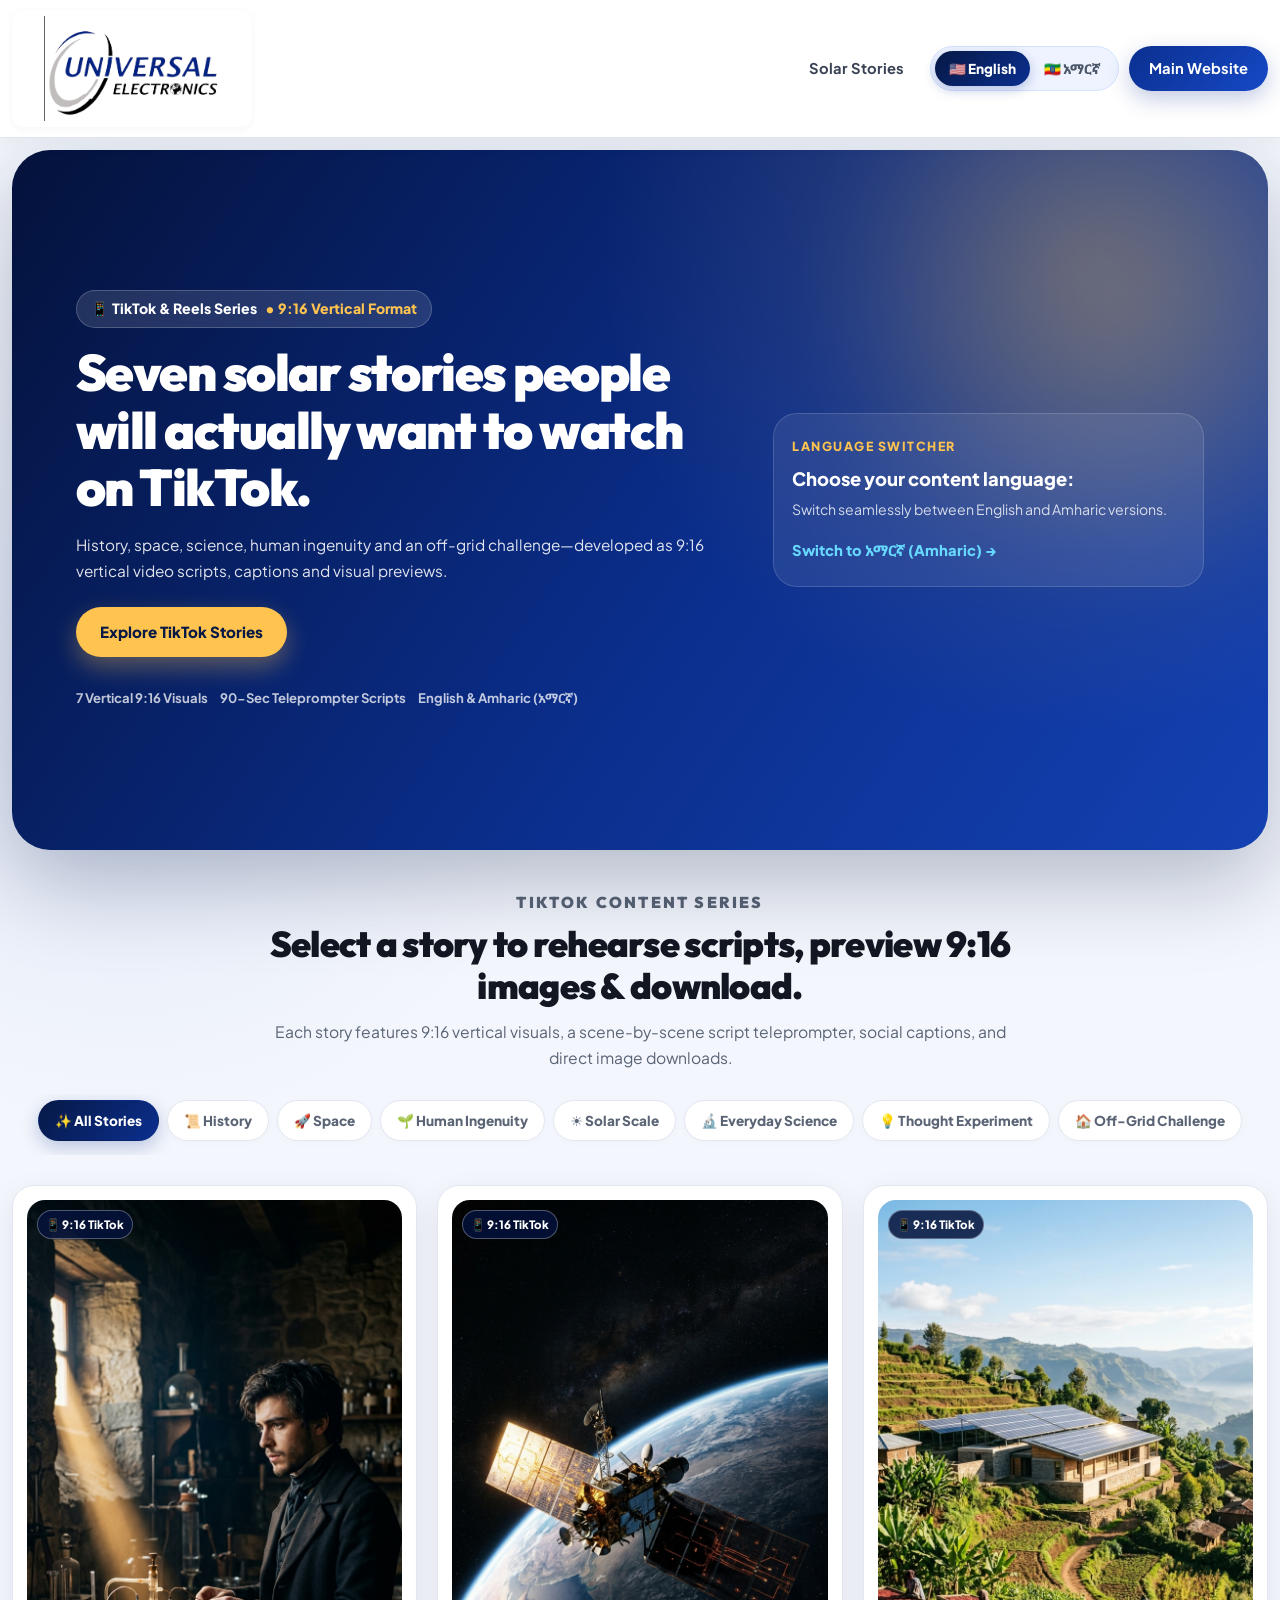
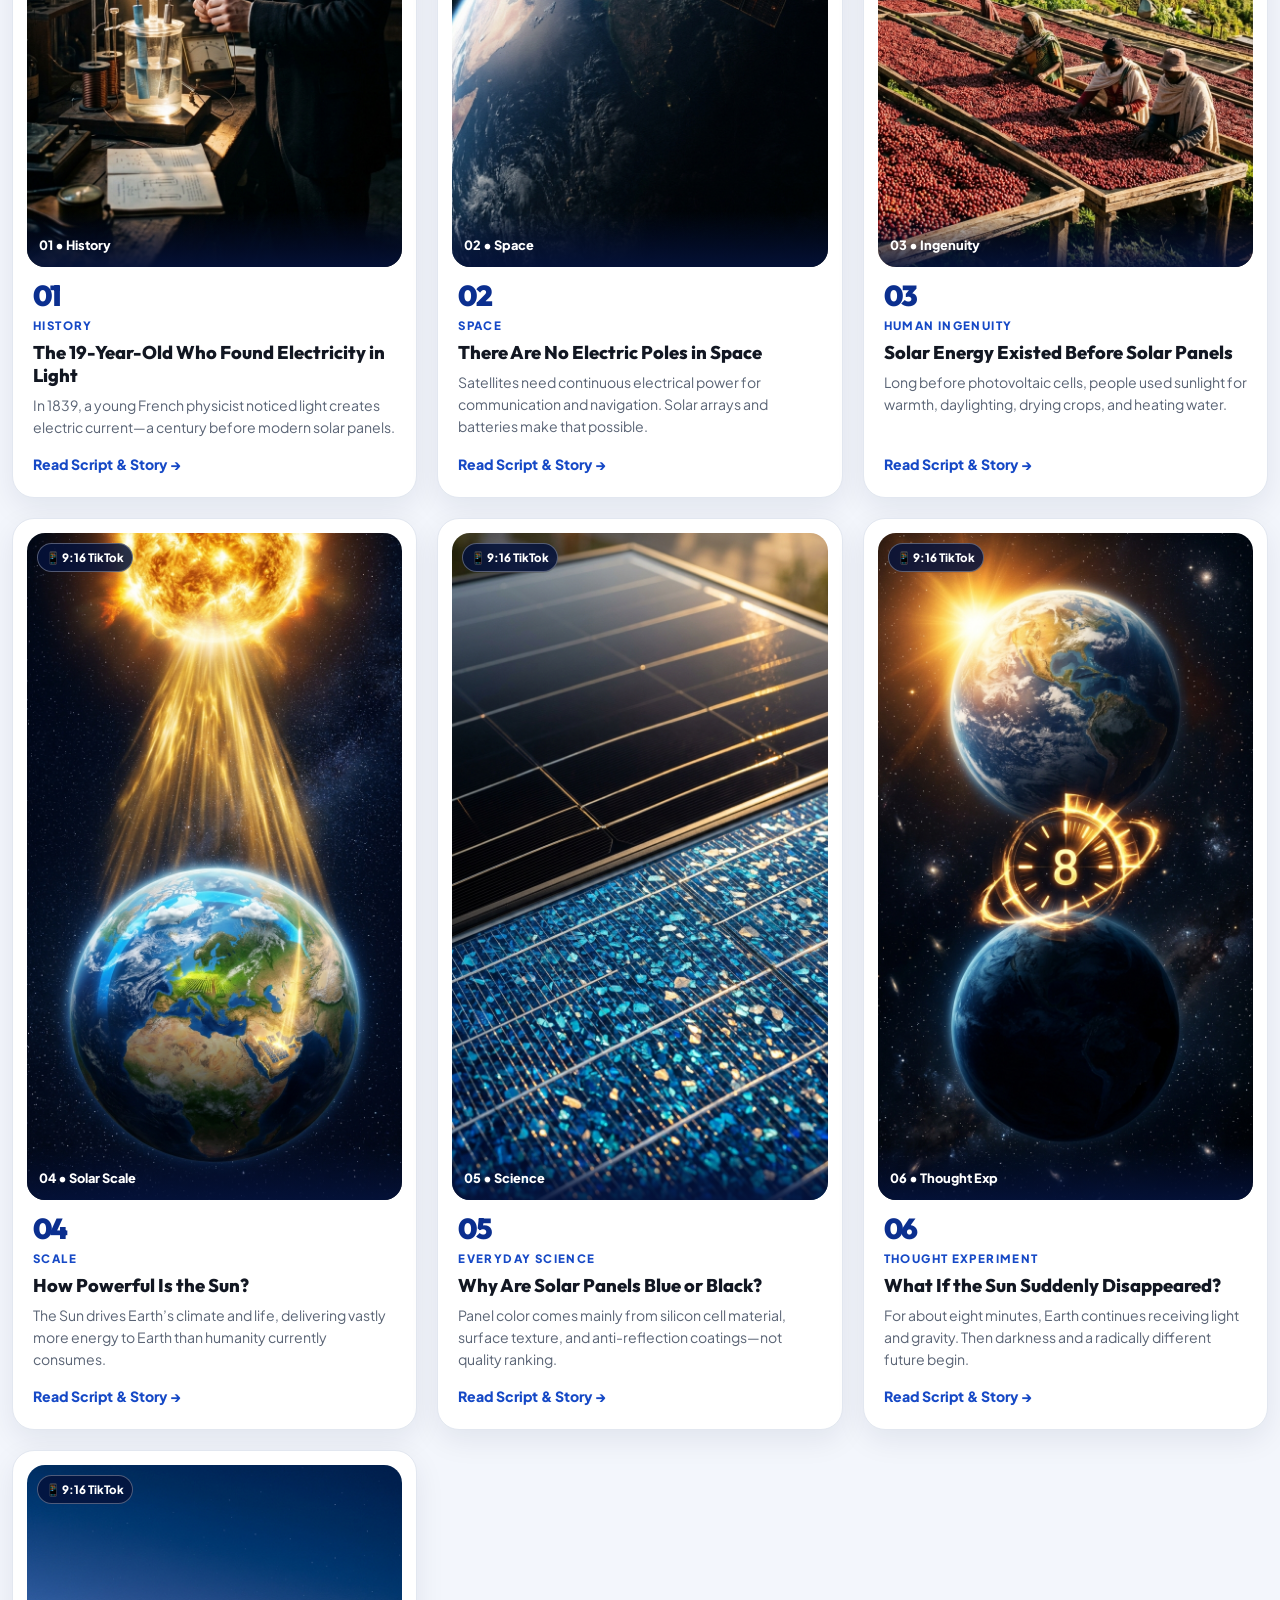
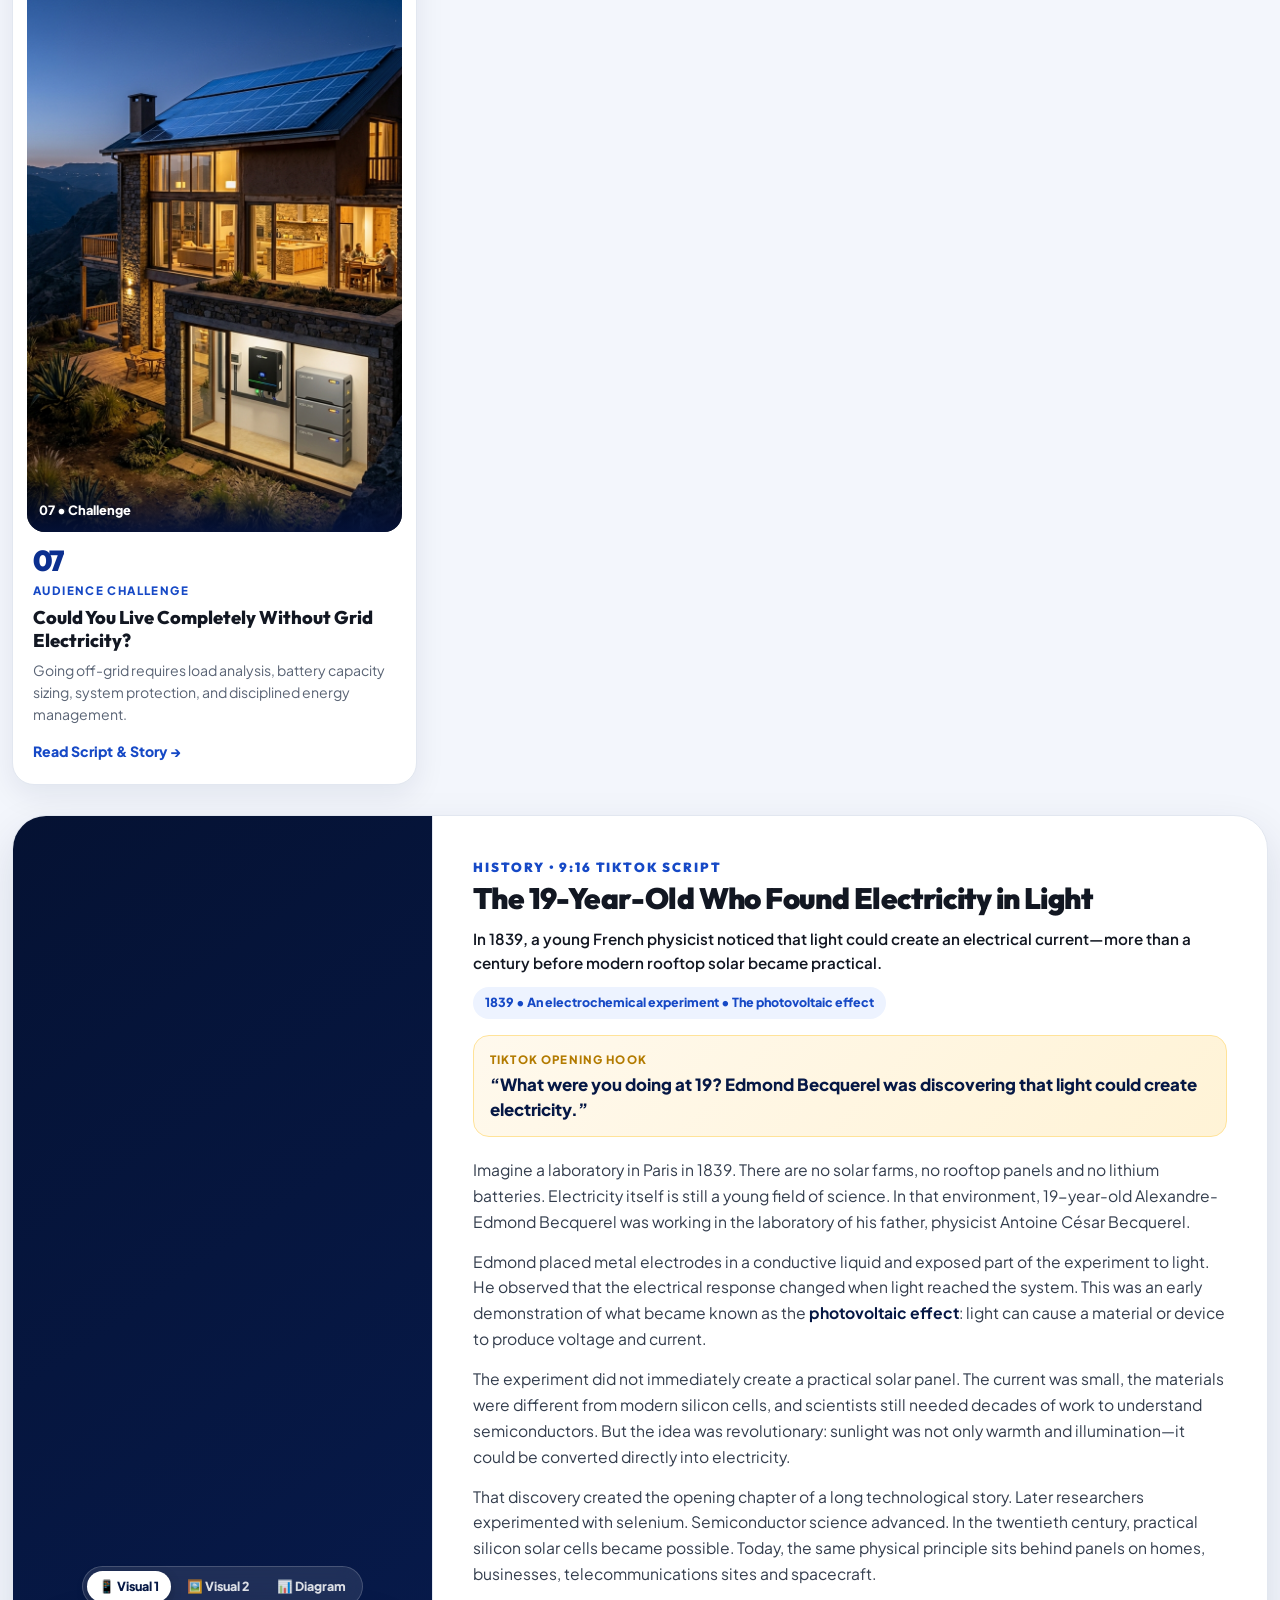
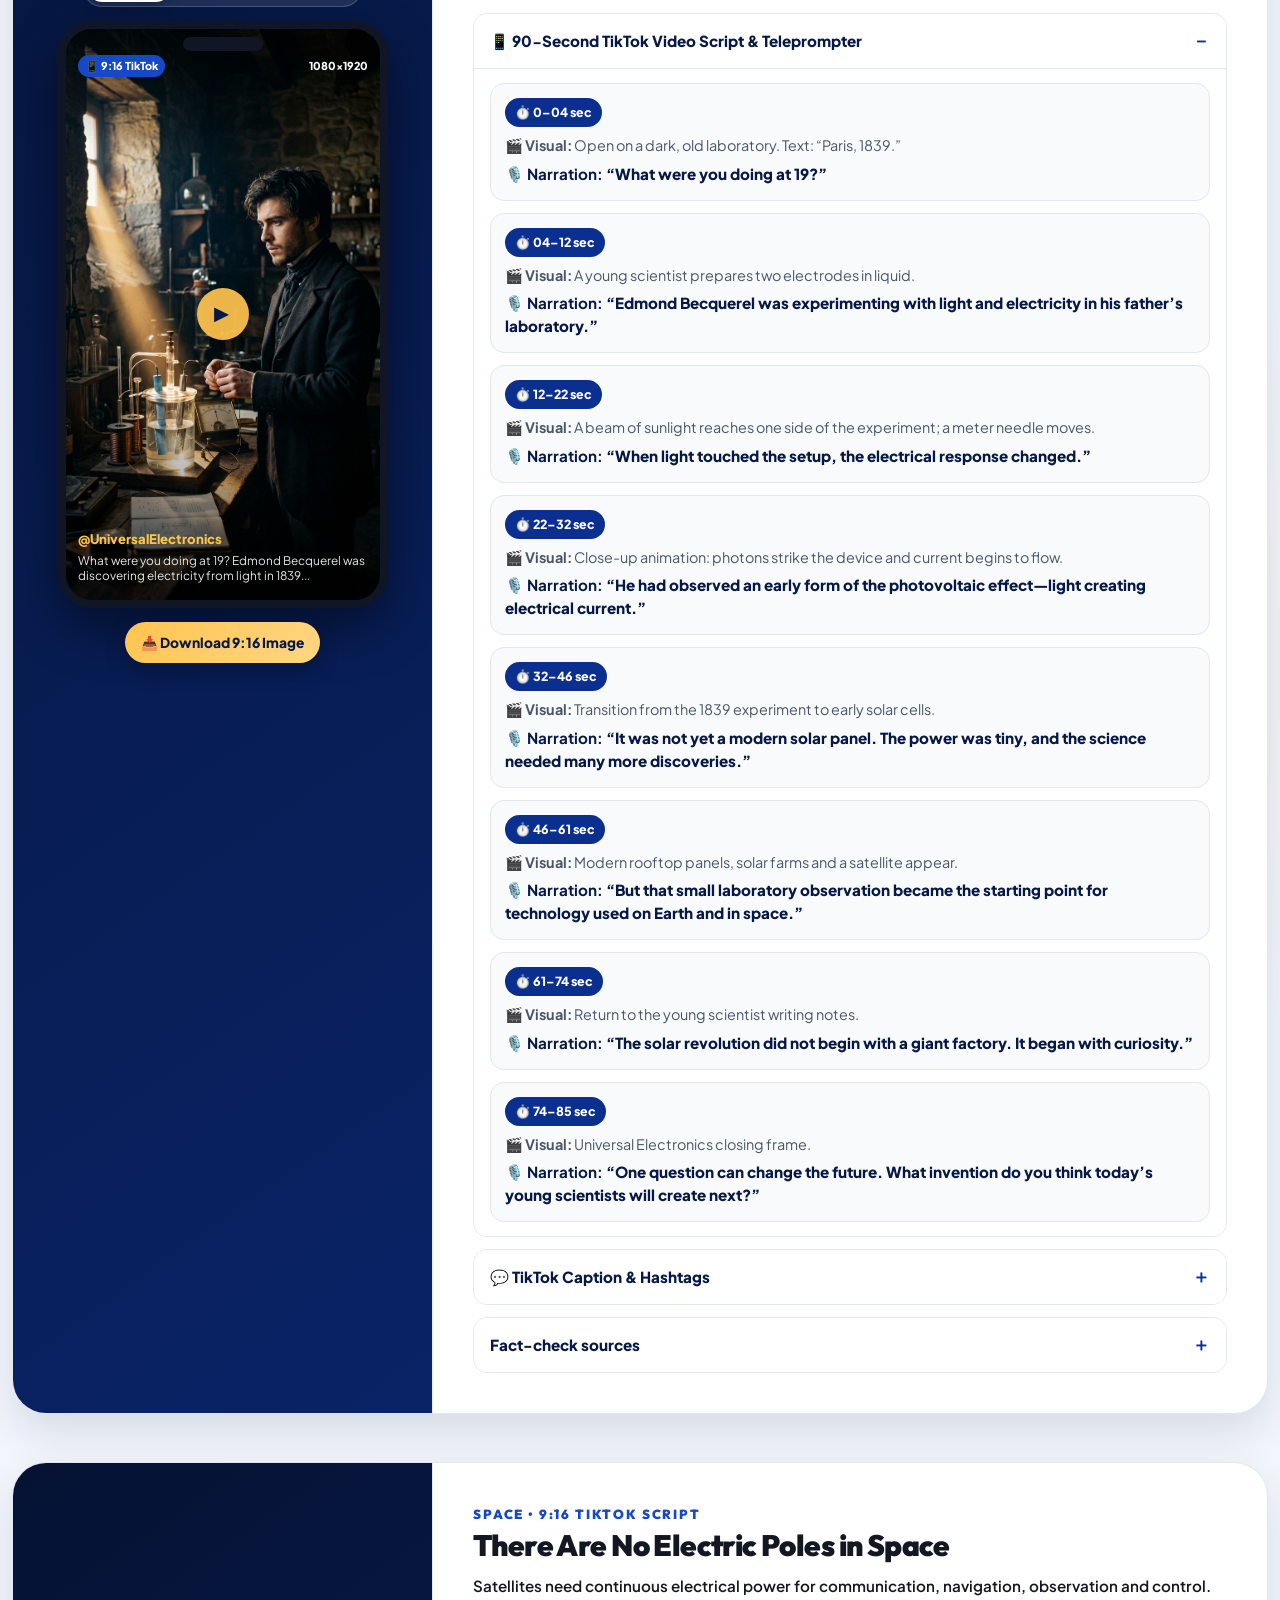
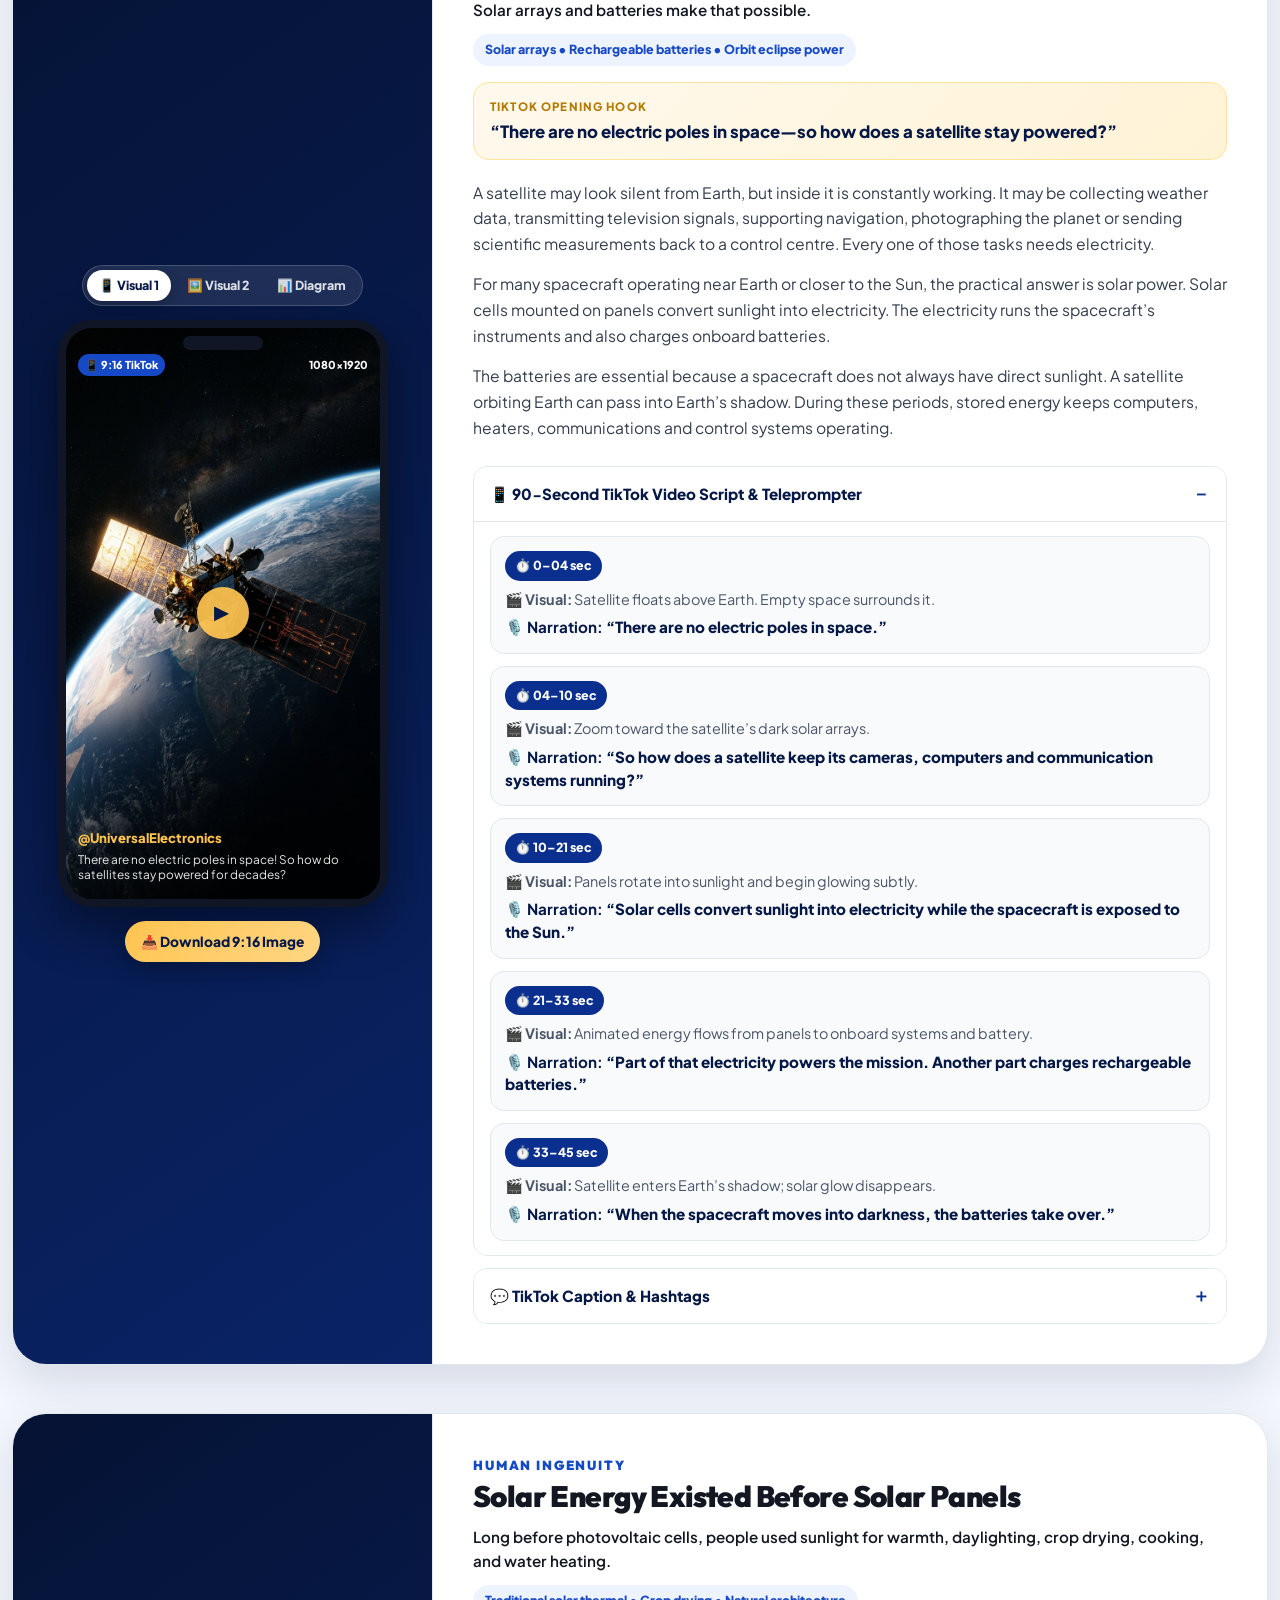
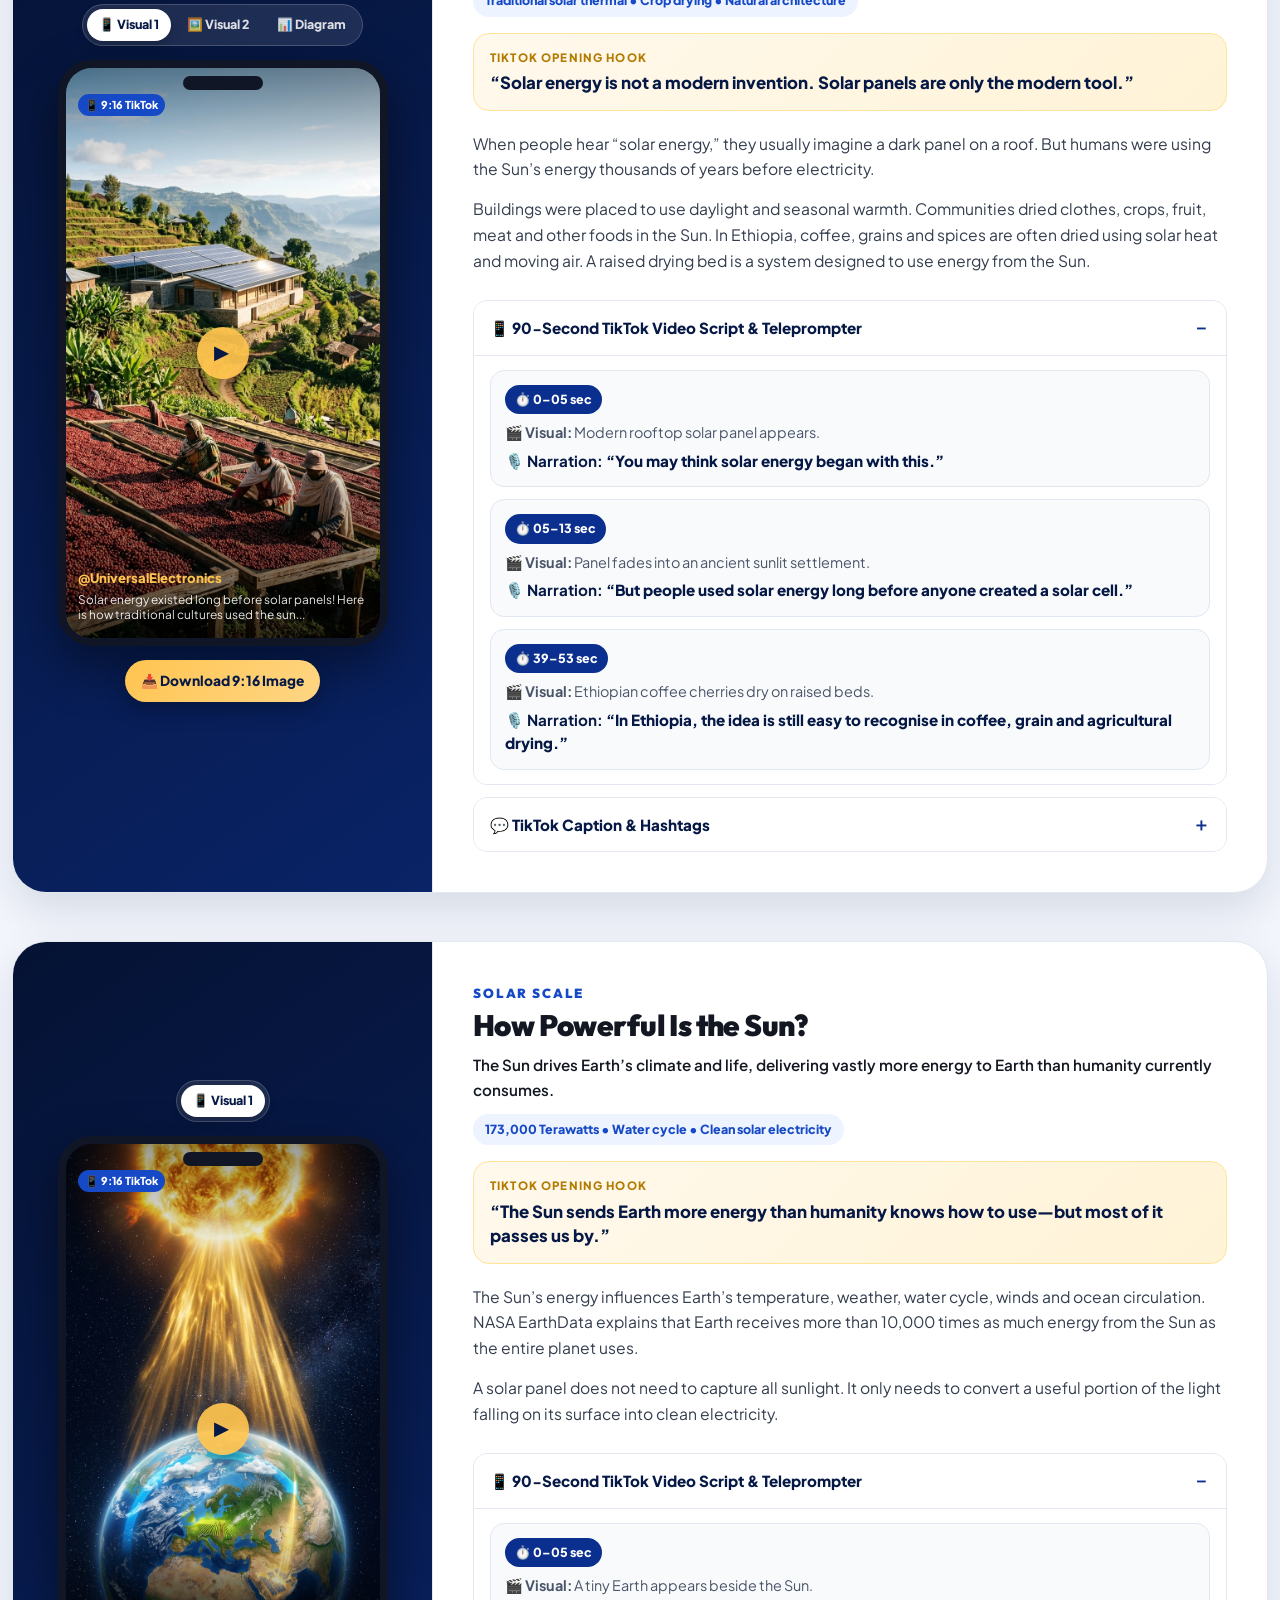
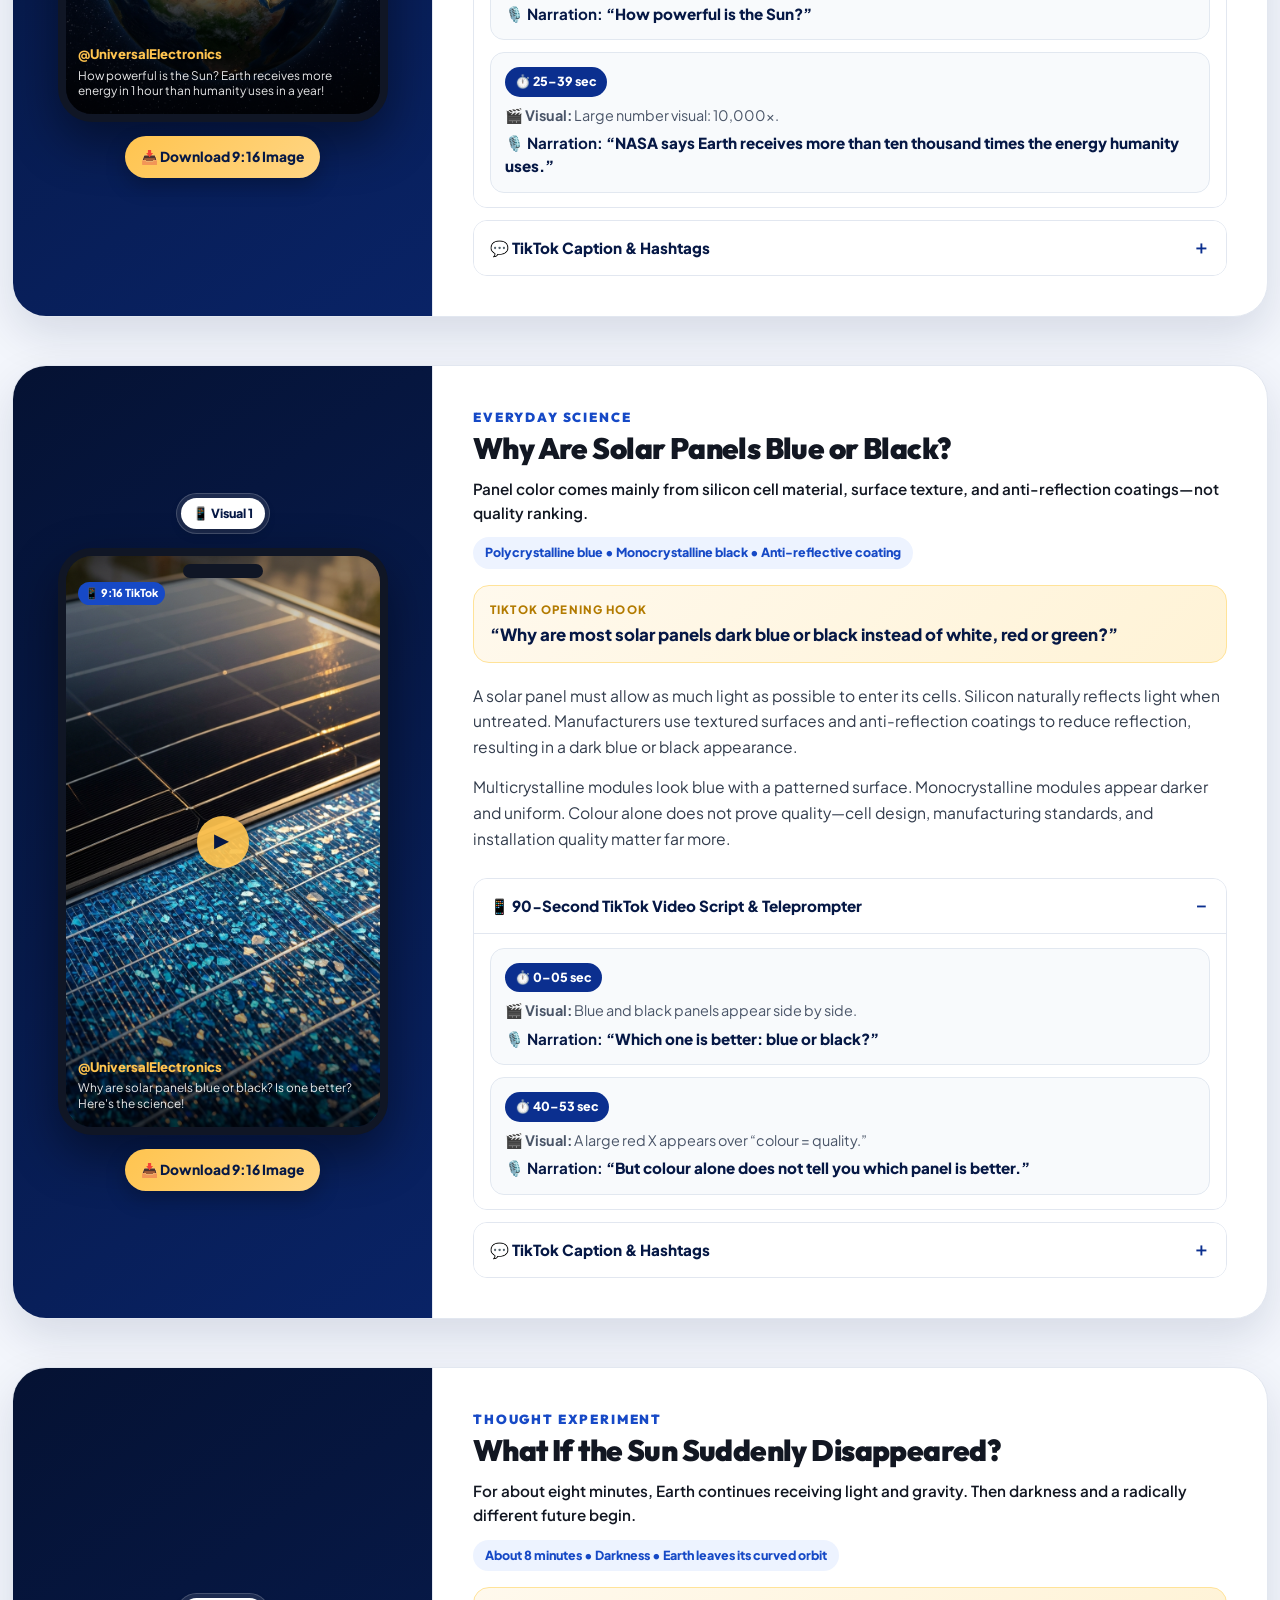
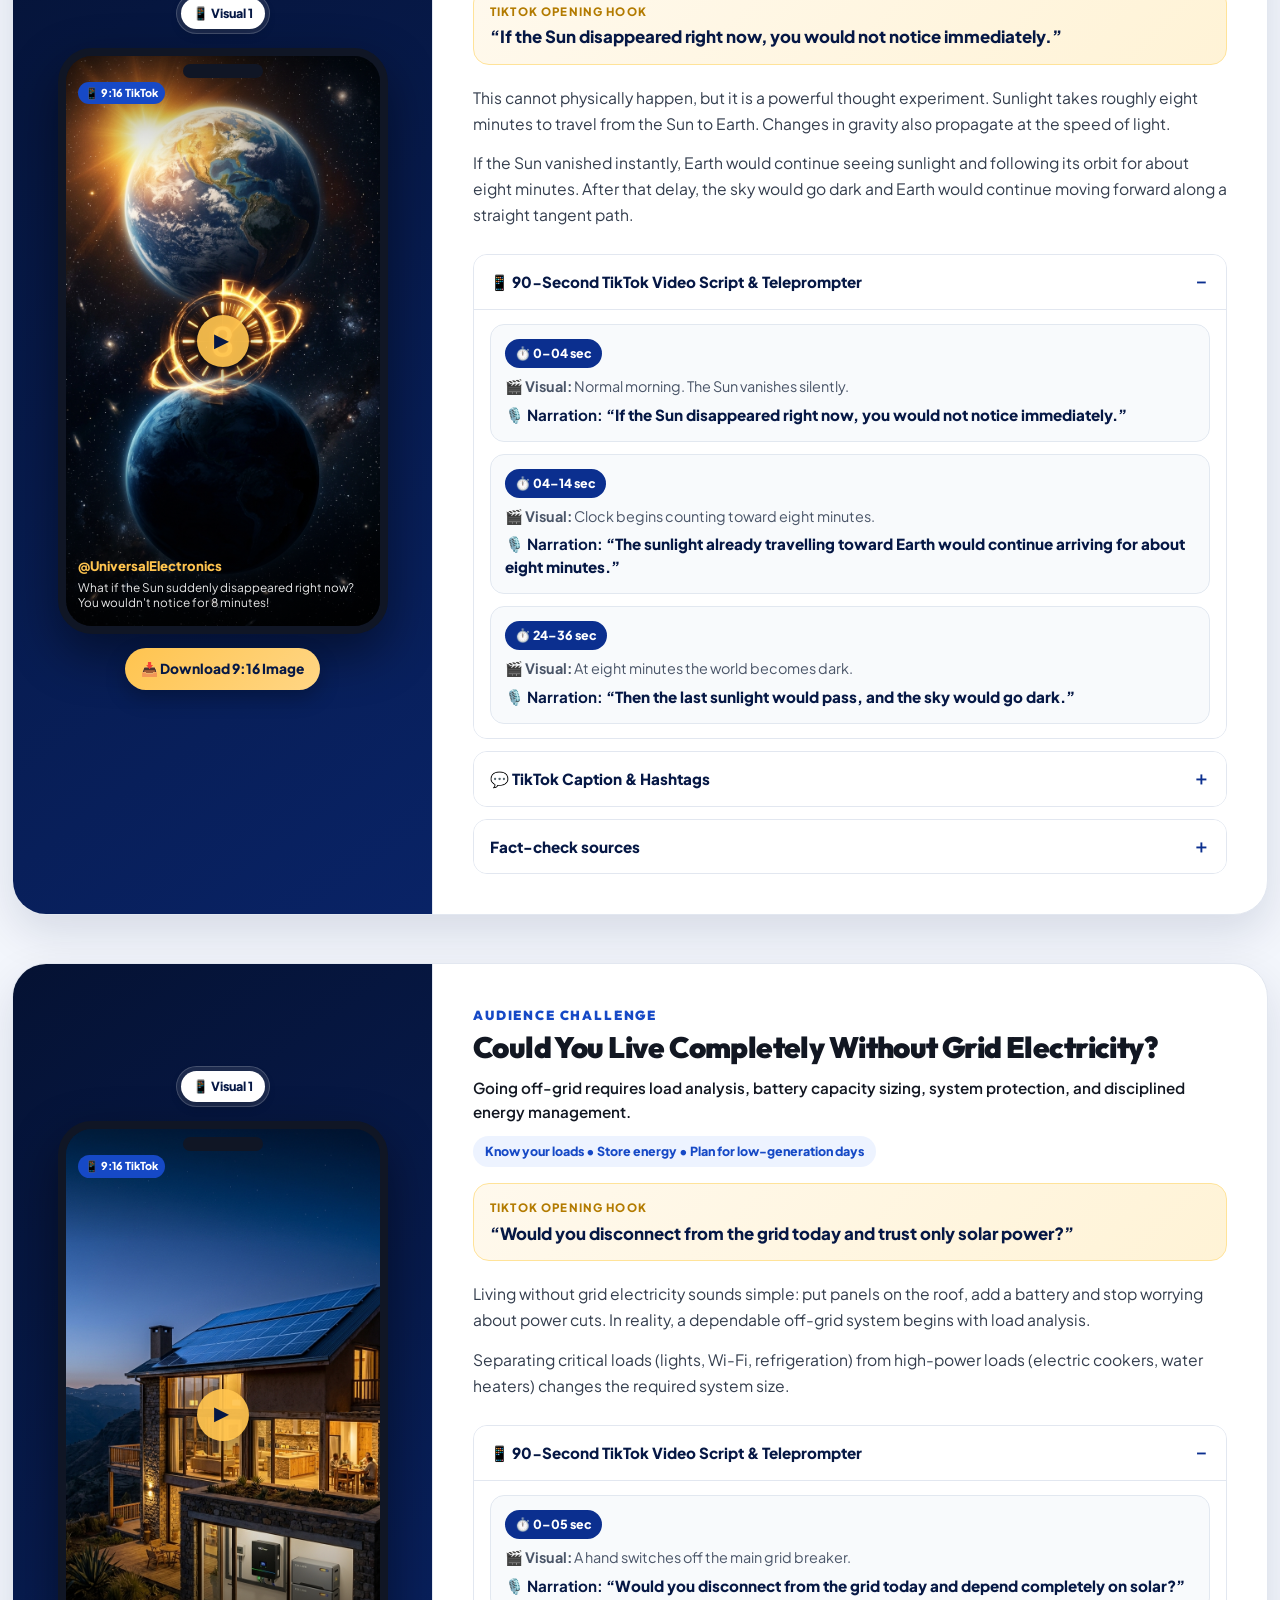
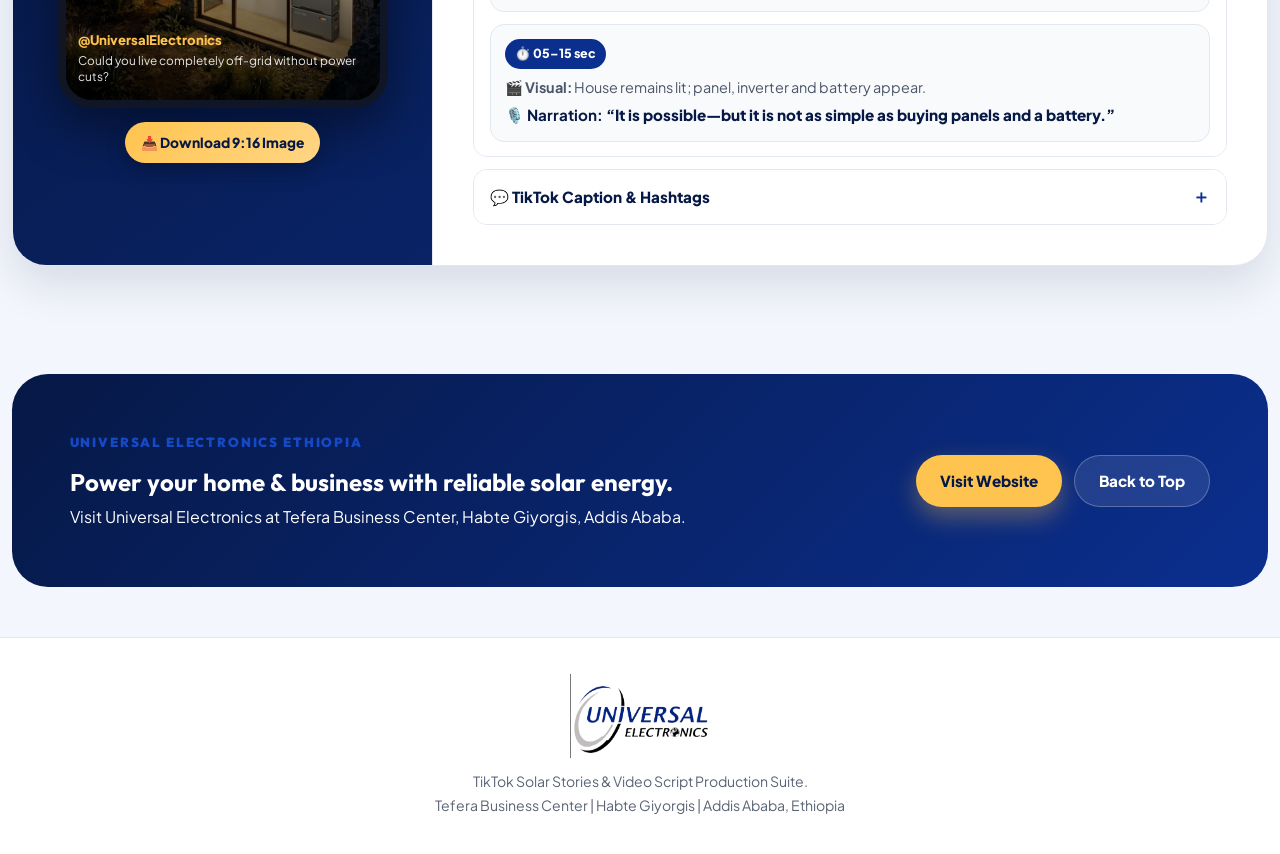
<file: index.html>
<!doctype html>
<html lang="en">
<head>
  <meta charset="utf-8">
  <meta name="viewport" content="width=device-width, initial-scale=1">
  <meta name="description" content="Seven interesting TikTok & Reels solar stories, 90-second video scripts, ready social media captions from Universal Electronics Ethiopia.">
  <title>TikTok Solar Stories & Video Scripts | Universal Electronics Ethiopia</title>
  <link rel="icon" href="assets/favicon.svg" type="image/svg+xml">
  <link rel="preconnect" href="https://fonts.googleapis.com">
  <link rel="preconnect" href="https://fonts.gstatic.com" crossorigin>
  <link href="https://fonts.googleapis.com/css2?family=Noto+Sans+Ethiopic:wght@400;600;700;800;900&family=Outfit:wght@400;600;700;800;900&family=Plus+Jakarta+Sans:wght@400;500;600;700;800&display=swap" rel="stylesheet">
  <link rel="stylesheet" href="styles.css">
</head>
<body>
  <div class="reading-progress" aria-hidden="true"><span id="progressBar"></span></div>

  <header class="site-header">
    <a class="brand" href="#top" aria-label="Universal Electronics home">
      <img src="assets/universal-logo.png" alt="Universal Electronics">
    </a>
    <button class="menu-toggle" aria-expanded="false" aria-controls="siteNav">Menu</button>
    <nav id="siteNav" class="site-nav">
      <a href="#stories">Solar Stories</a>
      <div class="language-switcher-pill">
        <a class="active" href="index.html">🇺🇸 English</a>
        <a href="index_am.html">🇪🇹 አማርኛ</a>
      </div>
      <a class="nav-cta" href="https://universalelectronicset.com/" target="_blank" rel="noopener">Main Website</a>
    </nav>
  </header>

  <main id="top">
    <!-- Hero Section -->
    <section class="hero">
      <div class="hero-sun"></div>
      <div class="hero-content">
        <div class="tiktok-hero-badge">
          <span>📱 TikTok & Reels Series</span>
          <span class="accent">• 9:16 Vertical Format</span>
        </div>
        <h1>Seven solar stories people will actually want to watch on TikTok.</h1>
        <p class="hero-copy">History, space, science, human ingenuity and an off-grid challenge—developed as 9:16 vertical video scripts, captions and visual previews.</p>
        <div class="hero-actions">
          <a class="button light" href="#stories">Explore TikTok Stories</a>
        </div>
        <div class="hero-meta">
          <span>7 Vertical 9:16 Visuals</span>
          <span>90-Sec Teleprompter Scripts</span>
          <span>English & Amharic (አማርኛ)</span>
        </div>
      </div>
      <aside class="hero-panel">
        <p>Language Switcher</p>
        <strong>Choose your content language:</strong>
        <span>Switch seamlessly between English and Amharic versions.</span>
        <a href="index_am.html"> Switch to አማርኛ (Amharic) →</a>
      </aside>
    </section>

    <!-- Content Library & Category Filters -->
    <section class="intro-section" id="stories">
      <div class="section-heading">
        <p class="kicker">TikTok Content Series</p>
        <h2>Select a story to rehearse scripts, preview 9:16 images & download.</h2>
        <p>Each story features 9:16 vertical visuals, a scene-by-scene script teleprompter, social captions, and direct image downloads.</p>
      </div>

      <!-- Category Filter Bar -->
      <div class="category-filter-bar">
        <button class="filter-btn active" data-category="all">✨ All Stories</button>
        <button class="filter-btn" data-category="history">📜 History</button>
        <button class="filter-btn" data-category="space">🚀 Space</button>
        <button class="filter-btn" data-category="ingenuity">🌱 Human Ingenuity</button>
        <button class="filter-btn" data-category="scale">☀️ Solar Scale</button>
        <button class="filter-btn" data-category="science">🔬 Everyday Science</button>
        <button class="filter-btn" data-category="thought">💡 Thought Experiment</button>
        <button class="filter-btn" data-category="offgrid">🏠 Off-Grid Challenge</button>
      </div>

      <!-- Story Cards Grid -->
      <div class="story-grid">
        <a class="story-card" href="#becquerel" data-category="history">
          <div class="card-media">
            <span class="tiktok-card-tag">📱 9:16 TikTok</span>
            <img src="assets/images/01-becquerel-tiktok.jpg" alt="1839 Becquerel Discovery in Paris">
            <span class="card-media-overlay">01 • History</span>
          </div>
          <span class="card-index">01</span>
          <span class="card-tag">History</span>
          <h3>The 19-Year-Old Who Found Electricity in Light</h3>
          <p>In 1839, a young French physicist noticed light creates electric current—a century before modern solar panels.</p>
          <span class="card-link">Read Script & Story →</span>
        </a>

        <a class="story-card" href="#space" data-category="space">
          <div class="card-media">
            <span class="tiktok-card-tag">📱 9:16 TikTok</span>
            <img src="assets/images/02-space-tiktok.jpg" alt="Solar Array Satellite in Outer Space">
            <span class="card-media-overlay">02 • Space</span>
          </div>
          <span class="card-index">02</span>
          <span class="card-tag">Space</span>
          <h3>There Are No Electric Poles in Space</h3>
          <p>Satellites need continuous electrical power for communication and navigation. Solar arrays and batteries make that possible.</p>
          <span class="card-link">Read Script & Story →</span>
        </a>

        <a class="story-card" href="#before-panels" data-category="ingenuity">
          <div class="card-media">
            <span class="tiktok-card-tag">📱 9:16 TikTok</span>
            <img src="assets/images/03-before-panels-tiktok.jpg" alt="Ethiopian Sun Drying & Rooftop Solar">
            <span class="card-media-overlay">03 • Ingenuity</span>
          </div>
          <span class="card-index">03</span>
          <span class="card-tag">Human ingenuity</span>
          <h3>Solar Energy Existed Before Solar Panels</h3>
          <p>Long before photovoltaic cells, people used sunlight for warmth, daylighting, drying crops, and heating water.</p>
          <span class="card-link">Read Script & Story →</span>
        </a>

        <a class="story-card" href="#sun-power" data-category="scale">
          <div class="card-media">
            <span class="tiktok-card-tag">📱 9:16 TikTok</span>
            <img src="assets/images/04-sun-power-tiktok.jpg" alt="Sun Radiating Energy to Earth">
            <span class="card-media-overlay">04 • Solar Scale</span>
          </div>
          <span class="card-index">04</span>
          <span class="card-tag">Scale</span>
          <h3>How Powerful Is the Sun?</h3>
          <p>The Sun drives Earth’s climate and life, delivering vastly more energy to Earth than humanity currently consumes.</p>
          <span class="card-link">Read Script & Story →</span>
        </a>

        <a class="story-card" href="#panel-colour" data-category="science">
          <div class="card-media">
            <span class="tiktok-card-tag">📱 9:16 TikTok</span>
            <img src="assets/images/05-panel-colour-tiktok.jpg" alt="Blue vs Black Solar Panels Macro">
            <span class="card-media-overlay">05 • Science</span>
          </div>
          <span class="card-index">05</span>
          <span class="card-tag">Everyday science</span>
          <h3>Why Are Solar Panels Blue or Black?</h3>
          <p>Panel color comes mainly from silicon cell material, surface texture, and anti-reflection coatings—not quality ranking.</p>
          <span class="card-link">Read Script & Story →</span>
        </a>

        <a class="story-card" href="#sun-disappears" data-category="thought">
          <div class="card-media">
            <span class="tiktok-card-tag">📱 9:16 TikTok</span>
            <img src="assets/images/06-sun-disappears-tiktok.jpg" alt="Earth in Space After Sun Vanishes">
            <span class="card-media-overlay">06 • Thought Exp</span>
          </div>
          <span class="card-index">06</span>
          <span class="card-tag">Thought experiment</span>
          <h3>What If the Sun Suddenly Disappeared?</h3>
          <p>For about eight minutes, Earth continues receiving light and gravity. Then darkness and a radically different future begin.</p>
          <span class="card-link">Read Script & Story →</span>
        </a>

        <a class="story-card" href="#off-grid" data-category="offgrid">
          <div class="card-media">
            <span class="tiktok-card-tag">📱 9:16 TikTok</span>
            <img src="assets/images/07-off-grid-tiktok.jpg" alt="Modern Off-Grid Eco Home at Twilight">
            <span class="card-media-overlay">07 • Challenge</span>
          </div>
          <span class="card-index">07</span>
          <span class="card-tag">Audience challenge</span>
          <h3>Could You Live Completely Without Grid Electricity?</h3>
          <p>Going off-grid requires load analysis, battery capacity sizing, system protection, and disciplined energy management.</p>
          <span class="card-link">Read Script & Story →</span>
        </a>
      </div>
    </section>

    <!-- Story Stack with Mobile-Optimized Scripts (NO Prompts) -->
    <div class="story-stack">
      
      <!-- Story 01 -->
      <section class="story" id="becquerel" data-category="history">
        <div class="story-visual-phone">
          <div class="visual-tabs-bar">
            <button class="img-tab-btn active" data-img-src="assets/images/01-becquerel-tiktok.jpg">📱 Visual 1</button>
            <button class="img-tab-btn" data-img-src="assets/images/01-becquerel-social.jpg">🖼️ Visual 2</button>
            <button class="img-tab-btn" data-img-src="assets/images/01-becquerel-diagram.jpg">📊 Diagram</button>
          </div>
          <div class="phone-mockup">
            <div class="phone-notch"></div>
            <img src="assets/images/01-becquerel-tiktok.jpg" alt="1839 Paris Becquerel Experiment Visual">
            <div class="tiktok-overlay-ui">
              <div class="tiktok-top-bar">
                <span class="tiktok-badge">📱 9:16 TikTok</span>
                <span>1080×1920</span>
              </div>
              <div class="tiktok-bottom-info">
                <div class="handle">@UniversalElectronics</div>
                <div class="desc">What were you doing at 19? Edmond Becquerel was discovering electricity from light in 1839...</div>
              </div>
            </div>
            <button class="phone-play-btn open-teleprompter-btn" title="Play Script Teleprompter">▶</button>
          </div>
          <a class="download-img-btn" href="assets/images/01-becquerel-tiktok.jpg" download="01-becquerel-tiktok.jpg">📥 Download 9:16 Image</a>
        </div>
        <div class="story-body">
          <p class="kicker">History • 9:16 TikTok Script</p>
          <h2>The 19-Year-Old Who Found Electricity in Light</h2>
          <p class="story-lead">In 1839, a young French physicist noticed that light could create an electrical current—more than a century before modern rooftop solar became practical.</p>
          <div class="factline">1839 • An electrochemical experiment • The photovoltaic effect</div>

          <div class="hook-card">
            <span>TikTok Opening Hook</span>
            <p>“What were you doing at 19? Edmond Becquerel was discovering that light could create electricity.”</p>
          </div>

          <div class="article-copy">
            <p>Imagine a laboratory in Paris in 1839. There are no solar farms, no rooftop panels and no lithium batteries. Electricity itself is still a young field of science. In that environment, 19-year-old Alexandre-Edmond Becquerel was working in the laboratory of his father, physicist Antoine César Becquerel.</p>
            <p>Edmond placed metal electrodes in a conductive liquid and exposed part of the experiment to light. He observed that the electrical response changed when light reached the system. This was an early demonstration of what became known as the <strong>photovoltaic effect</strong>: light can cause a material or device to produce voltage and current.</p>
            <p>The experiment did not immediately create a practical solar panel. The current was small, the materials were different from modern silicon cells, and scientists still needed decades of work to understand semiconductors. But the idea was revolutionary: sunlight was not only warmth and illumination—it could be converted directly into electricity.</p>
            <p>That discovery created the opening chapter of a long technological story. Later researchers experimented with selenium. Semiconductor science advanced. In the twentieth century, practical silicon solar cells became possible. Today, the same physical principle sits behind panels on homes, businesses, telecommunications sites and spacecraft.</p>
          </div>

          <details open>
            <summary>📱 90-Second TikTok Video Script & Teleprompter</summary>
            <div class="details-content">
              <div class="script-steps-list">
                <div class="script-step-card">
                  <div class="step-badge">⏱️ 0–04 sec</div>
                  <div class="step-visual">🎬 <strong>Visual:</strong> Open on a dark, old laboratory. Text: “Paris, 1839.”</div>
                  <div class="step-narration">🎙️ <strong>Narration:</strong> “What were you doing at 19?”</div>
                </div>
                <div class="script-step-card">
                  <div class="step-badge">⏱️ 04–12 sec</div>
                  <div class="step-visual">🎬 <strong>Visual:</strong> A young scientist prepares two electrodes in liquid.</div>
                  <div class="step-narration">🎙️ <strong>Narration:</strong> “Edmond Becquerel was experimenting with light and electricity in his father’s laboratory.”</div>
                </div>
                <div class="script-step-card">
                  <div class="step-badge">⏱️ 12–22 sec</div>
                  <div class="step-visual">🎬 <strong>Visual:</strong> A beam of sunlight reaches one side of the experiment; a meter needle moves.</div>
                  <div class="step-narration">🎙️ <strong>Narration:</strong> “When light touched the setup, the electrical response changed.”</div>
                </div>
                <div class="script-step-card">
                  <div class="step-badge">⏱️ 22–32 sec</div>
                  <div class="step-visual">🎬 <strong>Visual:</strong> Close-up animation: photons strike the device and current begins to flow.</div>
                  <div class="step-narration">🎙️ <strong>Narration:</strong> “He had observed an early form of the photovoltaic effect—light creating electrical current.”</div>
                </div>
                <div class="script-step-card">
                  <div class="step-badge">⏱️ 32–46 sec</div>
                  <div class="step-visual">🎬 <strong>Visual:</strong> Transition from the 1839 experiment to early solar cells.</div>
                  <div class="step-narration">🎙️ <strong>Narration:</strong> “It was not yet a modern solar panel. The power was tiny, and the science needed many more discoveries.”</div>
                </div>
                <div class="script-step-card">
                  <div class="step-badge">⏱️ 46–61 sec</div>
                  <div class="step-visual">🎬 <strong>Visual:</strong> Modern rooftop panels, solar farms and a satellite appear.</div>
                  <div class="step-narration">🎙️ <strong>Narration:</strong> “But that small laboratory observation became the starting point for technology used on Earth and in space.”</div>
                </div>
                <div class="script-step-card">
                  <div class="step-badge">⏱️ 61–74 sec</div>
                  <div class="step-visual">🎬 <strong>Visual:</strong> Return to the young scientist writing notes.</div>
                  <div class="step-narration">🎙️ <strong>Narration:</strong> “The solar revolution did not begin with a giant factory. It began with curiosity.”</div>
                </div>
                <div class="script-step-card">
                  <div class="step-badge">⏱️ 74–85 sec</div>
                  <div class="step-visual">🎬 <strong>Visual:</strong> Universal Electronics closing frame.</div>
                  <div class="step-narration">🎙️ <strong>Narration:</strong> “One question can change the future. What invention do you think today’s young scientists will create next?”</div>
                </div>
              </div>
            </div>
          </details>

          <details>
            <summary>💬 TikTok Caption & Hashtags</summary>
            <div class="details-content">
              <div class="copy-panel">
                <p class="caption-text">At only 19, Edmond Becquerel observed that light could produce an electrical current. His 1839 experiment did not look like today’s solar panel, but it revealed the principle that helped make modern solar power possible. Big technologies often begin with one small observation. What invention do you think the next generation will create?</p>
                <p class="hashtags">#UniversalElectronics #SolarHistory #SolarEnergy #ScienceStory #Innovation #RenewableEnergy #Ethiopia #DidYouKnow</p>
                <button class="copy-btn primary" data-copy="At only 19, Edmond Becquerel observed that light could produce an electrical current. His 1839 experiment did not look like today’s solar panel, but it revealed the principle that helped make modern solar power possible. Big technologies often begin with one small observation. What invention do you think the next generation will create? #UniversalElectronics #SolarHistory #SolarEnergy #ScienceStory #Innovation #RenewableEnergy #Ethiopia #DidYouKnow">Copy Caption & Hashtags</button>
              </div>
            </div>
          </details>
          <details class="source-details">
            <summary>Fact-check sources</summary>
            <div class="details-content"><ul class="source-list"><li><a href="https://www.energy.gov/articles/quiz-test-your-solar-iq" target="_blank" rel="noopener">U.S. Department of Energy — Solar IQ and Becquerel’s 1839 discovery</a></li><li><a href="https://becquerel-prize.org/" target="_blank" rel="noopener">Becquerel Prize — Edmond Becquerel biography</a></li></ul></div>
          </details>
        </div>
      </section>

      <!-- Story 02 -->
      <section class="story" id="space" data-category="space">
        <div class="story-visual-phone">
          <div class="visual-tabs-bar">
            <button class="img-tab-btn active" data-img-src="assets/images/02-space-tiktok.jpg">📱 Visual 1</button>
            <button class="img-tab-btn" data-img-src="assets/images/02-space-shadow.jpg">🖼️ Visual 2</button>
            <button class="img-tab-btn" data-img-src="assets/images/02-space-diagram.jpg">📊 Diagram</button>
          </div>
          <div class="phone-mockup">
            <div class="phone-notch"></div>
            <img src="assets/images/02-space-tiktok.jpg" alt="Space Satellite Solar Array Visual">
            <div class="tiktok-overlay-ui">
              <div class="tiktok-top-bar">
                <span class="tiktok-badge">📱 9:16 TikTok</span>
                <span>1080×1920</span>
              </div>
              <div class="tiktok-bottom-info">
                <div class="handle">@UniversalElectronics</div>
                <div class="desc">There are no electric poles in space! So how do satellites stay powered for decades?</div>
              </div>
            </div>
            <button class="phone-play-btn open-teleprompter-btn" title="Play Script Teleprompter">▶</button>
          </div>
          <a class="download-img-btn" href="assets/images/02-space-tiktok.jpg" download="02-space-tiktok.jpg">📥 Download 9:16 Image</a>
        </div>
        <div class="story-body">
          <p class="kicker">Space • 9:16 TikTok Script</p>
          <h2>There Are No Electric Poles in Space</h2>
          <p class="story-lead">Satellites need continuous electrical power for communication, navigation, observation and control. Solar arrays and batteries make that possible.</p>
          <div class="factline">Solar arrays • Rechargeable batteries • Orbit eclipse power</div>

          <div class="hook-card">
            <span>TikTok Opening Hook</span>
            <p>“There are no electric poles in space—so how does a satellite stay powered?”</p>
          </div>

          <div class="article-copy">
            <p>A satellite may look silent from Earth, but inside it is constantly working. It may be collecting weather data, transmitting television signals, supporting navigation, photographing the planet or sending scientific measurements back to a control centre. Every one of those tasks needs electricity.</p>
            <p>For many spacecraft operating near Earth or closer to the Sun, the practical answer is solar power. Solar cells mounted on panels convert sunlight into electricity. The electricity runs the spacecraft’s instruments and also charges onboard batteries.</p>
            <p>The batteries are essential because a spacecraft does not always have direct sunlight. A satellite orbiting Earth can pass into Earth’s shadow. During these periods, stored energy keeps computers, heaters, communications and control systems operating.</p>
          </div>

          <details open>
            <summary>📱 90-Second TikTok Video Script & Teleprompter</summary>
            <div class="details-content">
              <div class="script-steps-list">
                <div class="script-step-card">
                  <div class="step-badge">⏱️ 0–04 sec</div>
                  <div class="step-visual">🎬 <strong>Visual:</strong> Satellite floats above Earth. Empty space surrounds it.</div>
                  <div class="step-narration">🎙️ <strong>Narration:</strong> “There are no electric poles in space.”</div>
                </div>
                <div class="script-step-card">
                  <div class="step-badge">⏱️ 04–10 sec</div>
                  <div class="step-visual">🎬 <strong>Visual:</strong> Zoom toward the satellite’s dark solar arrays.</div>
                  <div class="step-narration">🎙️ <strong>Narration:</strong> “So how does a satellite keep its cameras, computers and communication systems running?”</div>
                </div>
                <div class="script-step-card">
                  <div class="step-badge">⏱️ 10–21 sec</div>
                  <div class="step-visual">🎬 <strong>Visual:</strong> Panels rotate into sunlight and begin glowing subtly.</div>
                  <div class="step-narration">🎙️ <strong>Narration:</strong> “Solar cells convert sunlight into electricity while the spacecraft is exposed to the Sun.”</div>
                </div>
                <div class="script-step-card">
                  <div class="step-badge">⏱️ 21–33 sec</div>
                  <div class="step-visual">🎬 <strong>Visual:</strong> Animated energy flows from panels to onboard systems and battery.</div>
                  <div class="step-narration">🎙️ <strong>Narration:</strong> “Part of that electricity powers the mission. Another part charges rechargeable batteries.”</div>
                </div>
                <div class="script-step-card">
                  <div class="step-badge">⏱️ 33–45 sec</div>
                  <div class="step-visual">🎬 <strong>Visual:</strong> Satellite enters Earth’s shadow; solar glow disappears.</div>
                  <div class="step-narration">🎙️ <strong>Narration:</strong> “When the spacecraft moves into darkness, the batteries take over.”</div>
                </div>
              </div>
            </div>
          </details>

          <details>
            <summary>💬 TikTok Caption & Hashtags</summary>
            <div class="details-content">
              <div class="copy-panel">
                <p class="caption-text">No electric poles. No fuel station. No extension cable. Many spacecraft use solar arrays to generate electricity and batteries to stay powered when they pass into shadow.</p>
                <p class="hashtags">#UniversalElectronics #SpaceTechnology #SolarPower #Satellite #BatteryStorage #Ethiopia</p>
                <button class="copy-btn primary" data-copy="No electric poles. No fuel station. No extension cable. Many spacecraft use solar arrays to generate electricity and batteries to stay powered when they pass into shadow. #UniversalElectronics #SpaceTechnology #SolarPower #Satellite #BatteryStorage #Ethiopia">Copy Caption</button>
              </div>
            </div>
          </details>
        </div>
      </section>

      <!-- Story 03 -->
      <section class="story" id="before-panels" data-category="ingenuity">
        <div class="story-visual-phone">
          <div class="visual-tabs-bar">
            <button class="img-tab-btn active" data-img-src="assets/images/03-before-panels-tiktok.jpg">📱 Visual 1</button>
            <button class="img-tab-btn" data-img-src="assets/images/03-before-panels-traditional.jpg">🖼️ Visual 2</button>
            <button class="img-tab-btn" data-img-src="assets/images/03-before-panels-diagram.jpg">📊 Diagram</button>
          </div>
          <div class="phone-mockup">
            <div class="phone-notch"></div>
            <img src="assets/images/03-before-panels-tiktok.jpg" alt="Traditional Sun Use & Solar Panels Visual">
            <div class="tiktok-overlay-ui">
              <div class="tiktok-top-bar"><span class="tiktok-badge">📱 9:16 TikTok</span></div>
              <div class="tiktok-bottom-info"><div class="handle">@UniversalElectronics</div><div class="desc">Solar energy existed long before solar panels! Here is how traditional cultures used the sun...</div></div>
            </div>
            <button class="phone-play-btn open-teleprompter-btn">▶</button>
          </div>
          <a class="download-img-btn" href="assets/images/03-before-panels-tiktok.jpg" download="03-before-panels-tiktok.jpg">📥 Download 9:16 Image</a>
        </div>
        <div class="story-body">
          <p class="kicker">Human Ingenuity</p>
          <h2>Solar Energy Existed Before Solar Panels</h2>
          <p class="story-lead">Long before photovoltaic cells, people used sunlight for warmth, daylighting, crop drying, cooking, and water heating.</p>
          <div class="factline">Traditional solar thermal • Crop drying • Natural architecture</div>

          <div class="hook-card">
            <span>TikTok Opening Hook</span>
            <p>“Solar energy is not a modern invention. Solar panels are only the modern tool.”</p>
          </div>

          <div class="article-copy">
            <p>When people hear “solar energy,” they usually imagine a dark panel on a roof. But humans were using the Sun’s energy thousands of years before electricity.</p>
            <p>Buildings were placed to use daylight and seasonal warmth. Communities dried clothes, crops, fruit, meat and other foods in the Sun. In Ethiopia, coffee, grains and spices are often dried using solar heat and moving air. A raised drying bed is a system designed to use energy from the Sun.</p>
          </div>

          <details open>
            <summary>📱 90-Second TikTok Video Script & Teleprompter</summary>
            <div class="details-content">
              <div class="script-steps-list">
                <div class="script-step-card">
                  <div class="step-badge">⏱️ 0–05 sec</div>
                  <div class="step-visual">🎬 <strong>Visual:</strong> Modern rooftop solar panel appears.</div>
                  <div class="step-narration">🎙️ <strong>Narration:</strong> “You may think solar energy began with this.”</div>
                </div>
                <div class="script-step-card">
                  <div class="step-badge">⏱️ 05–13 sec</div>
                  <div class="step-visual">🎬 <strong>Visual:</strong> Panel fades into an ancient sunlit settlement.</div>
                  <div class="step-narration">🎙️ <strong>Narration:</strong> “But people used solar energy long before anyone created a solar cell.”</div>
                </div>
                <div class="script-step-card">
                  <div class="step-badge">⏱️ 39–53 sec</div>
                  <div class="step-visual">🎬 <strong>Visual:</strong> Ethiopian coffee cherries dry on raised beds.</div>
                  <div class="step-narration">🎙️ <strong>Narration:</strong> “In Ethiopia, the idea is still easy to recognise in coffee, grain and agricultural drying.”</div>
                </div>
              </div>
            </div>
          </details>
          <details><summary>💬 TikTok Caption & Hashtags</summary><div class="details-content"><p>Solar energy did not begin with rooftop panels. People have long used sunlight for natural lighting, warmth, drying and preservation. #UniversalElectronics #SolarStory #EthiopianCoffee</p></div></details>
        </div>
      </section>

      <!-- Story 04 -->
      <section class="story" id="sun-power" data-category="scale">
        <div class="story-visual-phone">
          <div class="visual-tabs-bar">
            <button class="img-tab-btn active" data-img-src="assets/images/04-sun-power-tiktok.jpg">📱 Visual 1</button>
          </div>
          <div class="phone-mockup">
            <div class="phone-notch"></div>
            <img src="assets/images/04-sun-power-tiktok.jpg" alt="Sun Power & Earth Energy Scale Visual">
            <div class="tiktok-overlay-ui">
              <div class="tiktok-top-bar"><span class="tiktok-badge">📱 9:16 TikTok</span></div>
              <div class="tiktok-bottom-info"><div class="handle">@UniversalElectronics</div><div class="desc">How powerful is the Sun? Earth receives more energy in 1 hour than humanity uses in a year!</div></div>
            </div>
            <button class="phone-play-btn open-teleprompter-btn">▶</button>
          </div>
          <a class="download-img-btn" href="assets/images/04-sun-power-tiktok.jpg" download="04-sun-power-tiktok.jpg">📥 Download 9:16 Image</a>
        </div>
        <div class="story-body">
          <p class="kicker">Solar Scale</p>
          <h2>How Powerful Is the Sun?</h2>
          <p class="story-lead">The Sun drives Earth’s climate and life, delivering vastly more energy to Earth than humanity currently consumes.</p>
          <div class="factline">173,000 Terawatts • Water cycle • Clean solar electricity</div>

          <div class="hook-card">
            <span>TikTok Opening Hook</span>
            <p>“The Sun sends Earth more energy than humanity knows how to use—but most of it passes us by.”</p>
          </div>

          <div class="article-copy">
            <p>The Sun’s energy influences Earth’s temperature, weather, water cycle, winds and ocean circulation. NASA EarthData explains that Earth receives more than 10,000 times as much energy from the Sun as the entire planet uses.</p>
            <p>A solar panel does not need to capture all sunlight. It only needs to convert a useful portion of the light falling on its surface into clean electricity.</p>
          </div>

          <details open>
            <summary>📱 90-Second TikTok Video Script & Teleprompter</summary>
            <div class="details-content">
              <div class="script-steps-list">
                <div class="script-step-card">
                  <div class="step-badge">⏱️ 0–05 sec</div>
                  <div class="step-visual">🎬 <strong>Visual:</strong> A tiny Earth appears beside the Sun.</div>
                  <div class="step-narration">🎙️ <strong>Narration:</strong> “How powerful is the Sun?”</div>
                </div>
                <div class="script-step-card">
                  <div class="step-badge">⏱️ 25–39 sec</div>
                  <div class="step-visual">🎬 <strong>Visual:</strong> Large number visual: 10,000×.</div>
                  <div class="step-narration">🎙️ <strong>Narration:</strong> “NASA says Earth receives more than ten thousand times the energy humanity uses.”</div>
                </div>
              </div>
            </div>
          </details>
          <details><summary>💬 TikTok Caption & Hashtags</summary><div class="details-content"><p>Earth receives more than 10,000 times the energy humanity uses, according to NASA EarthData. #UniversalElectronics #SolarFacts #TheSun</p></div></details>
        </div>
      </section>

      <!-- Story 05 -->
      <section class="story" id="panel-colour" data-category="science">
        <div class="story-visual-phone">
          <div class="visual-tabs-bar">
            <button class="img-tab-btn active" data-img-src="assets/images/05-panel-colour-tiktok.jpg">📱 Visual 1</button>
          </div>
          <div class="phone-mockup">
            <div class="phone-notch"></div>
            <img src="assets/images/05-panel-colour-tiktok.jpg" alt="Blue vs Black Solar Panels Visual">
            <div class="tiktok-overlay-ui">
              <div class="tiktok-top-bar"><span class="tiktok-badge">📱 9:16 TikTok</span></div>
              <div class="tiktok-bottom-info"><div class="handle">@UniversalElectronics</div><div class="desc">Why are solar panels blue or black? Is one better? Here's the science!</div></div>
            </div>
            <button class="phone-play-btn open-teleprompter-btn">▶</button>
          </div>
          <a class="download-img-btn" href="assets/images/05-panel-colour-tiktok.jpg" download="05-panel-colour-tiktok.jpg">📥 Download 9:16 Image</a>
        </div>
        <div class="story-body">
          <p class="kicker">Everyday Science</p>
          <h2>Why Are Solar Panels Blue or Black?</h2>
          <p class="story-lead">Panel color comes mainly from silicon cell material, surface texture, and anti-reflection coatings—not quality ranking.</p>
          <div class="factline">Polycrystalline blue • Monocrystalline black • Anti-reflective coating</div>

          <div class="hook-card">
            <span>TikTok Opening Hook</span>
            <p>“Why are most solar panels dark blue or black instead of white, red or green?”</p>
          </div>

          <div class="article-copy">
            <p>A solar panel must allow as much light as possible to enter its cells. Silicon naturally reflects light when untreated. Manufacturers use textured surfaces and anti-reflection coatings to reduce reflection, resulting in a dark blue or black appearance.</p>
            <p>Multicrystalline modules look blue with a patterned surface. Monocrystalline modules appear darker and uniform. Colour alone does not prove quality—cell design, manufacturing standards, and installation quality matter far more.</p>
          </div>

          <details open>
            <summary>📱 90-Second TikTok Video Script & Teleprompter</summary>
            <div class="details-content">
              <div class="script-steps-list">
                <div class="script-step-card">
                  <div class="step-badge">⏱️ 0–05 sec</div>
                  <div class="step-visual">🎬 <strong>Visual:</strong> Blue and black panels appear side by side.</div>
                  <div class="step-narration">🎙️ <strong>Narration:</strong> “Which one is better: blue or black?”</div>
                </div>
                <div class="script-step-card">
                  <div class="step-badge">⏱️ 40–53 sec</div>
                  <div class="step-visual">🎬 <strong>Visual:</strong> A large red X appears over “colour = quality.”</div>
                  <div class="step-narration">🎙️ <strong>Narration:</strong> “But colour alone does not tell you which panel is better.”</div>
                </div>
              </div>
            </div>
          </details>
          <details><summary>💬 TikTok Caption & Hashtags</summary><div class="details-content"><p>Dark blue and black panels are designed to absorb light and reduce reflection, but colour alone is not a quality certificate. #UniversalElectronics #SolarPanels</p></div></details>
        </div>
      </section>

      <!-- Story 06 -->
      <section class="story" id="sun-disappears" data-category="thought">
        <div class="story-visual-phone">
          <div class="visual-tabs-bar">
            <button class="img-tab-btn active" data-img-src="assets/images/06-sun-disappears-tiktok.jpg">📱 Visual 1</button>
          </div>
          <div class="phone-mockup">
            <div class="phone-notch"></div>
            <img src="assets/images/06-sun-disappears-tiktok.jpg" alt="Sun Disappears Thought Experiment Visual">
            <div class="tiktok-overlay-ui">
              <div class="tiktok-top-bar"><span class="tiktok-badge">📱 9:16 TikTok</span></div>
              <div class="tiktok-bottom-info"><div class="handle">@UniversalElectronics</div><div class="desc">What if the Sun suddenly disappeared right now? You wouldn't notice for 8 minutes!</div></div>
            </div>
            <button class="phone-play-btn open-teleprompter-btn">▶</button>
          </div>
          <a class="download-img-btn" href="assets/images/06-sun-disappears-tiktok.jpg" download="06-sun-disappears-tiktok.jpg">📥 Download 9:16 Image</a>
        </div>
        <div class="story-body">
          <p class="kicker">Thought Experiment</p>
          <h2>What If the Sun Suddenly Disappeared?</h2>
          <p class="story-lead">For about eight minutes, Earth continues receiving light and gravity. Then darkness and a radically different future begin.</p>
          <div class="factline">About 8 minutes • Darkness • Earth leaves its curved orbit</div>

          <div class="hook-card">
            <span>TikTok Opening Hook</span>
            <p>“If the Sun disappeared right now, you would not notice immediately.”</p>
          </div>

          <div class="article-copy">
            <p>This cannot physically happen, but it is a powerful thought experiment. Sunlight takes roughly eight minutes to travel from the Sun to Earth. Changes in gravity also propagate at the speed of light.</p>
            <p>If the Sun vanished instantly, Earth would continue seeing sunlight and following its orbit for about eight minutes. After that delay, the sky would go dark and Earth would continue moving forward along a straight tangent path.</p>
          </div>

          <details open>
            <summary>📱 90-Second TikTok Video Script & Teleprompter</summary>
            <div class="details-content">
              <div class="script-steps-list">
                <div class="script-step-card">
                  <div class="step-badge">⏱️ 0–04 sec</div>
                  <div class="step-visual">🎬 <strong>Visual:</strong> Normal morning. The Sun vanishes silently.</div>
                  <div class="step-narration">🎙️ <strong>Narration:</strong> “If the Sun disappeared right now, you would not notice immediately.”</div>
                </div>
                <div class="script-step-card">
                  <div class="step-badge">⏱️ 04–14 sec</div>
                  <div class="step-visual">🎬 <strong>Visual:</strong> Clock begins counting toward eight minutes.</div>
                  <div class="step-narration">🎙️ <strong>Narration:</strong> “The sunlight already travelling toward Earth would continue arriving for about eight minutes.”</div>
                </div>
                <div class="script-step-card">
                  <div class="step-badge">⏱️ 24–36 sec</div>
                  <div class="step-visual">🎬 <strong>Visual:</strong> At eight minutes the world becomes dark.</div>
                  <div class="step-narration">🎙️ <strong>Narration:</strong> “Then the last sunlight would pass, and the sky would go dark.”</div>
                </div>
              </div>
            </div>
          </details>

          <details><summary>💬 TikTok Caption & Hashtags</summary><div class="details-content"><p>If the Sun magically disappeared, Earth would still receive its existing light and gravitational influence for about eight minutes. #UniversalElectronics #WhatIf #TheSun</p></div></details>
          <details class="source-details">
            <summary>Fact-check sources</summary>
            <div class="details-content"><ul class="source-list"><li><a href="https://science.nasa.gov/sun/" target="_blank" rel="noopener">NASA — The Sun</a></li></ul></div>
          </details>
        </div>
      </section>

      <!-- Story 07 -->
      <section class="story" id="off-grid" data-category="offgrid">
        <div class="story-visual-phone">
          <div class="visual-tabs-bar">
            <button class="img-tab-btn active" data-img-src="assets/images/07-off-grid-tiktok.jpg">📱 Visual 1</button>
          </div>
          <div class="phone-mockup">
            <div class="phone-notch"></div>
            <img src="assets/images/07-off-grid-tiktok.jpg" alt="Modern Off-Grid Solar Home at Twilight">
            <div class="tiktok-overlay-ui">
              <div class="tiktok-top-bar"><span class="tiktok-badge">📱 9:16 TikTok</span></div>
              <div class="tiktok-bottom-info"><div class="handle">@UniversalElectronics</div><div class="desc">Could you live completely off-grid without power cuts?</div></div>
            </div>
            <button class="phone-play-btn open-teleprompter-btn">▶</button>
          </div>
          <a class="download-img-btn" href="assets/images/07-off-grid-tiktok.jpg" download="07-off-grid-tiktok.jpg">📥 Download 9:16 Image</a>
        </div>
        <div class="story-body">
          <p class="kicker">Audience Challenge</p>
          <h2>Could You Live Completely Without Grid Electricity?</h2>
          <p class="story-lead">Going off-grid requires load analysis, battery capacity sizing, system protection, and disciplined energy management.</p>
          <div class="factline">Know your loads • Store energy • Plan for low-generation days</div>

          <div class="hook-card">
            <span>TikTok Opening Hook</span>
            <p>“Would you disconnect from the grid today and trust only solar power?”</p>
          </div>

          <div class="article-copy">
            <p>Living without grid electricity sounds simple: put panels on the roof, add a battery and stop worrying about power cuts. In reality, a dependable off-grid system begins with load analysis.</p>
            <p>Separating critical loads (lights, Wi-Fi, refrigeration) from high-power loads (electric cookers, water heaters) changes the required system size.</p>
          </div>

          <details open>
            <summary>📱 90-Second TikTok Video Script & Teleprompter</summary>
            <div class="details-content">
              <div class="script-steps-list">
                <div class="script-step-card">
                  <div class="step-badge">⏱️ 0–05 sec</div>
                  <div class="step-visual">🎬 <strong>Visual:</strong> A hand switches off the main grid breaker.</div>
                  <div class="step-narration">🎙️ <strong>Narration:</strong> “Would you disconnect from the grid today and depend completely on solar?”</div>
                </div>
                <div class="script-step-card">
                  <div class="step-badge">⏱️ 05–15 sec</div>
                  <div class="step-visual">🎬 <strong>Visual:</strong> House remains lit; panel, inverter and battery appear.</div>
                  <div class="step-narration">🎙️ <strong>Narration:</strong> “It is possible—but it is not as simple as buying panels and a battery.”</div>
                </div>
              </div>
            </div>
          </details>

          <details><summary>💬 TikTok Caption & Hashtags</summary><div class="details-content"><p>Could you live completely without grid electricity? A reliable off-grid system starts with load analysis. #UniversalElectronics #OffGridLiving</p></div></details>
        </div>
      </section>

    </div>

    <!-- Call to Action -->
    <section class="cta-section">
      <div>
        <p class="kicker">Universal Electronics Ethiopia</p>
        <h2>Power your home & business with reliable solar energy.</h2>
        <p>Visit Universal Electronics at Tefera Business Center, Habte Giyorgis, Addis Ababa.</p>
      </div>
      <div class="cta-actions">
        <a class="button light" href="https://universalelectronicset.com/" target="_blank" rel="noopener">Visit Website</a>
        <a class="button ghost" href="#top">Back to Top</a>
      </div>
    </section>
  </main>

  <!-- Script Teleprompter Modal -->
  <div id="scriptModal" class="modal-overlay" aria-hidden="true">
    <div class="teleprompter-box">
      <div class="prompter-header">
        <h3 id="scriptModalTitle">📱 TikTok Teleprompter Script</h3>
        <button id="closeScriptModal" class="prompter-close">✕</button>
      </div>
      <div id="scriptModalContent" class="prompter-content"></div>
    </div>
  </div>

  <footer>
    <img src="assets/universal-logo.png" alt="Universal Electronics">
    <p>TikTok Solar Stories & Video Script Production Suite.</p>
    <p>Tefera Business Center | Habte Giyorgis | Addis Ababa, Ethiopia</p>
  </footer>

  <div id="toast" class="toast" role="status" aria-live="polite">Copied to Clipboard! ✨</div>
  <script src="script.js"></script>
</body>
</html>
</file>
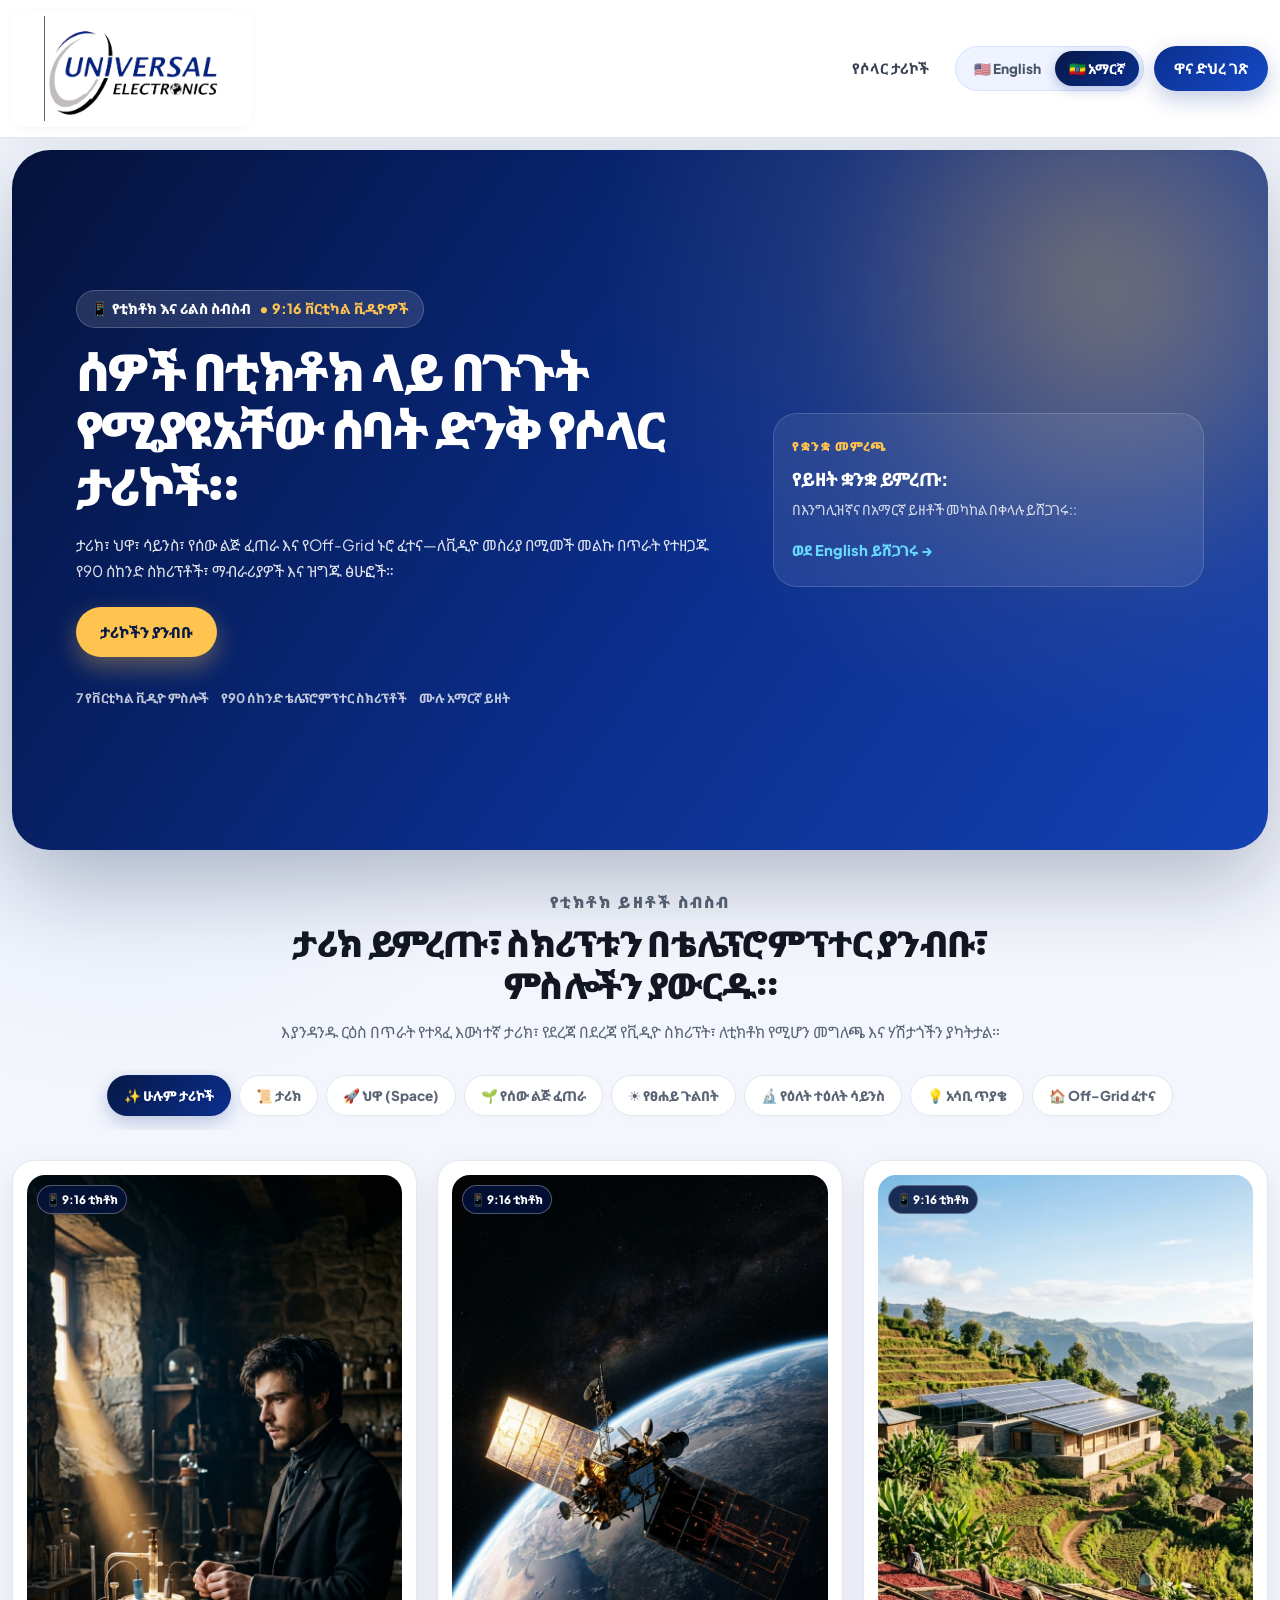
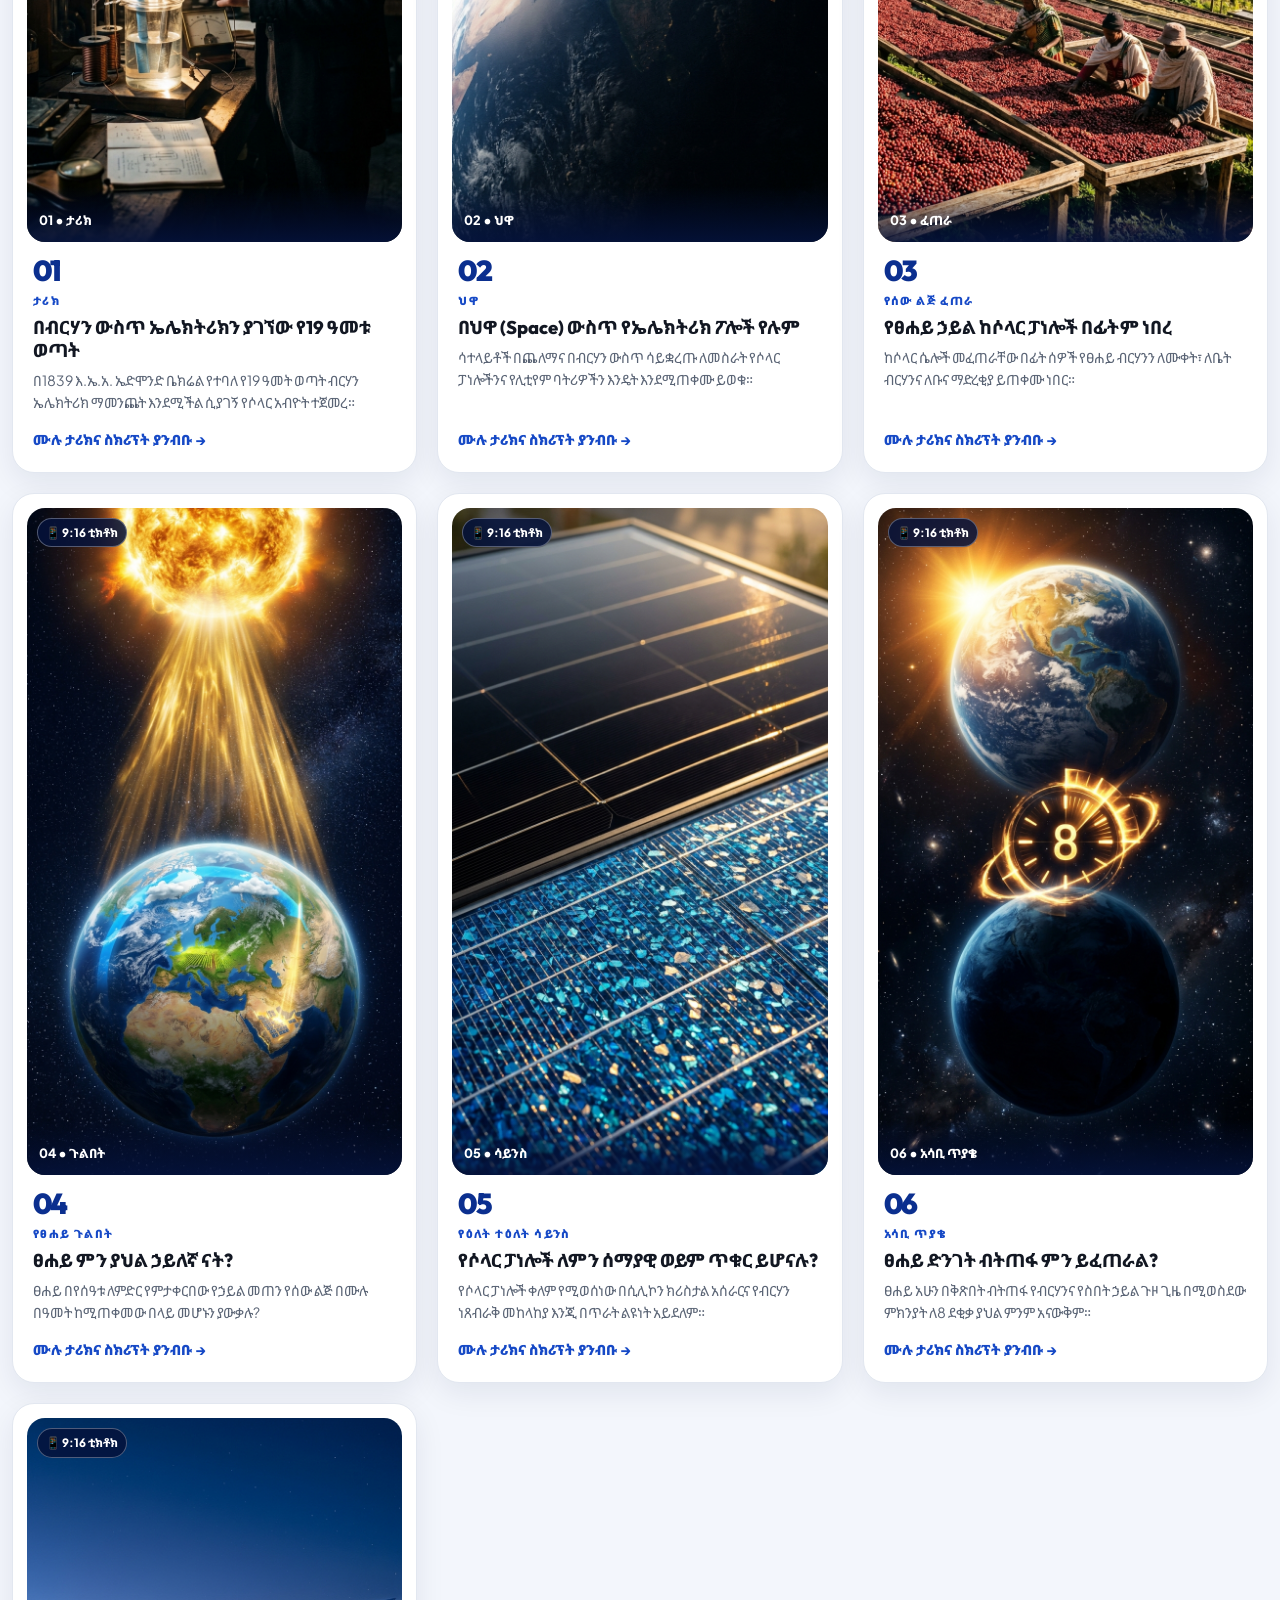
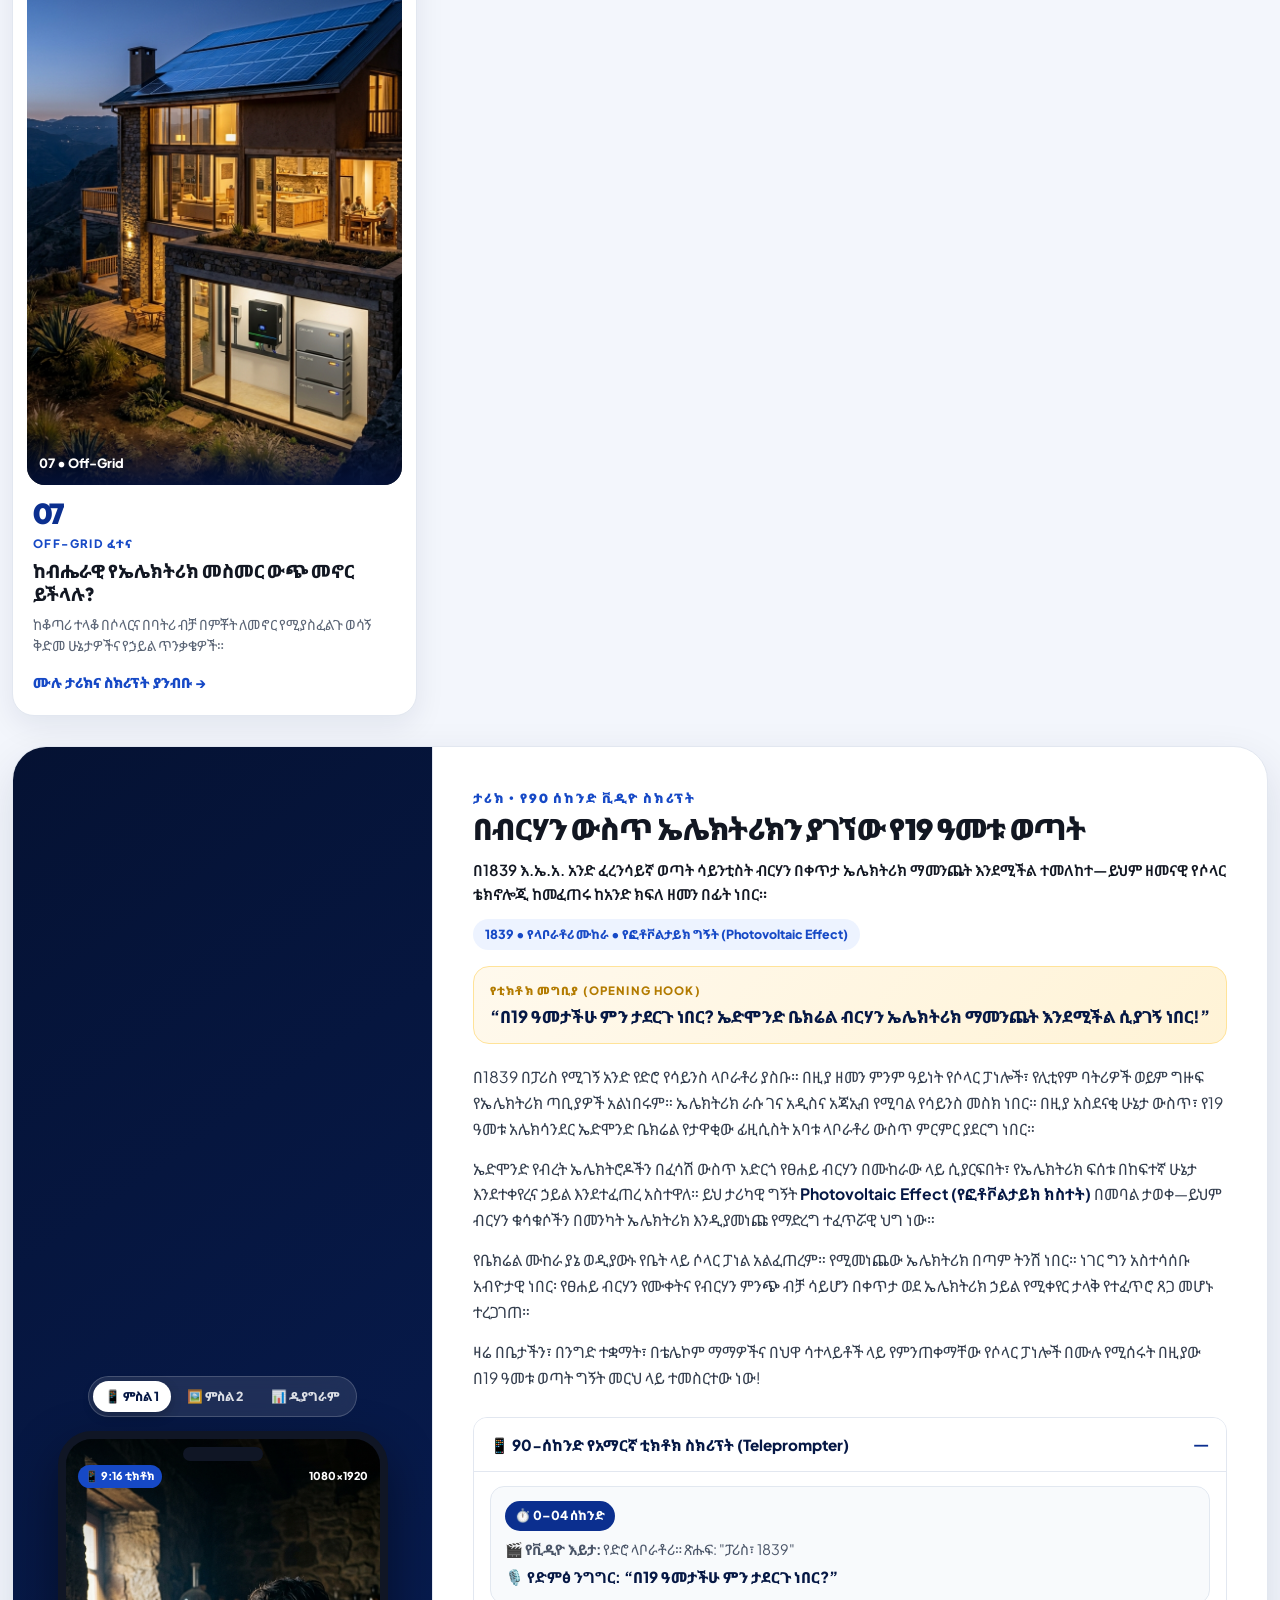
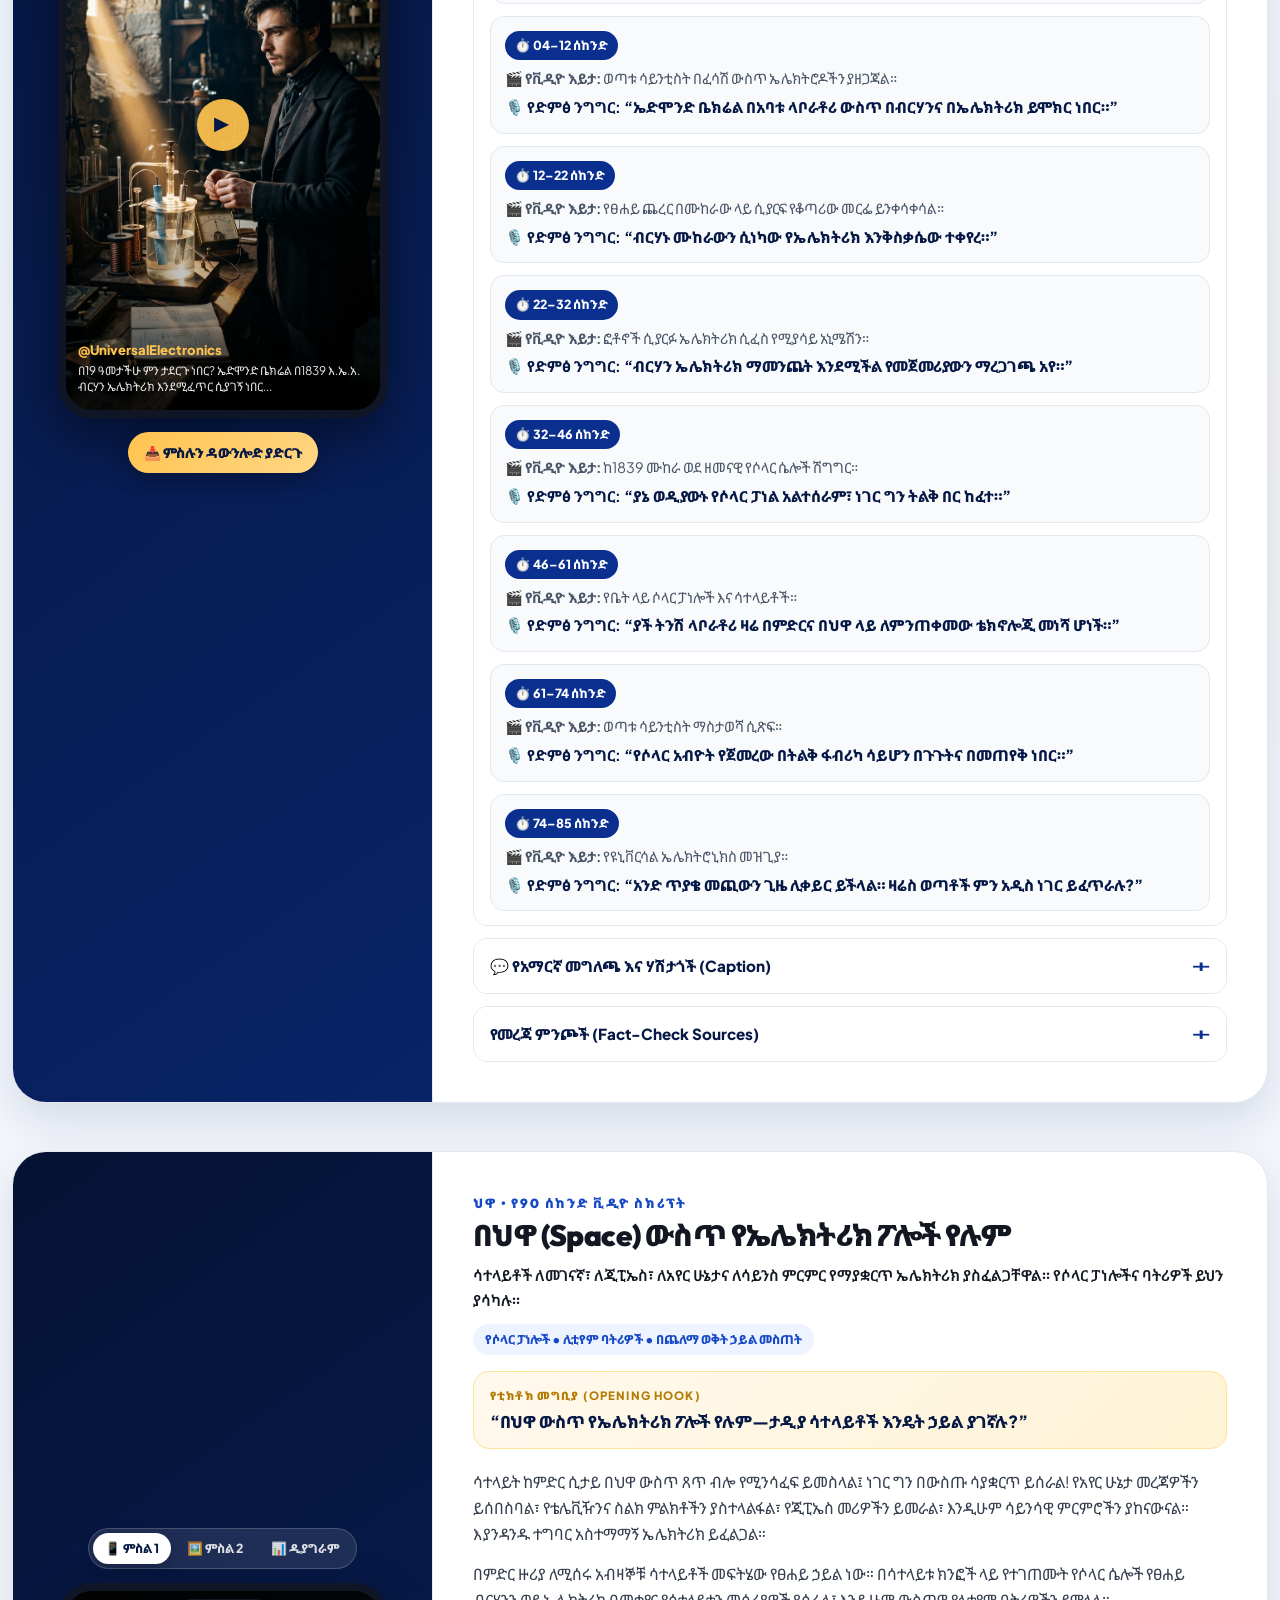
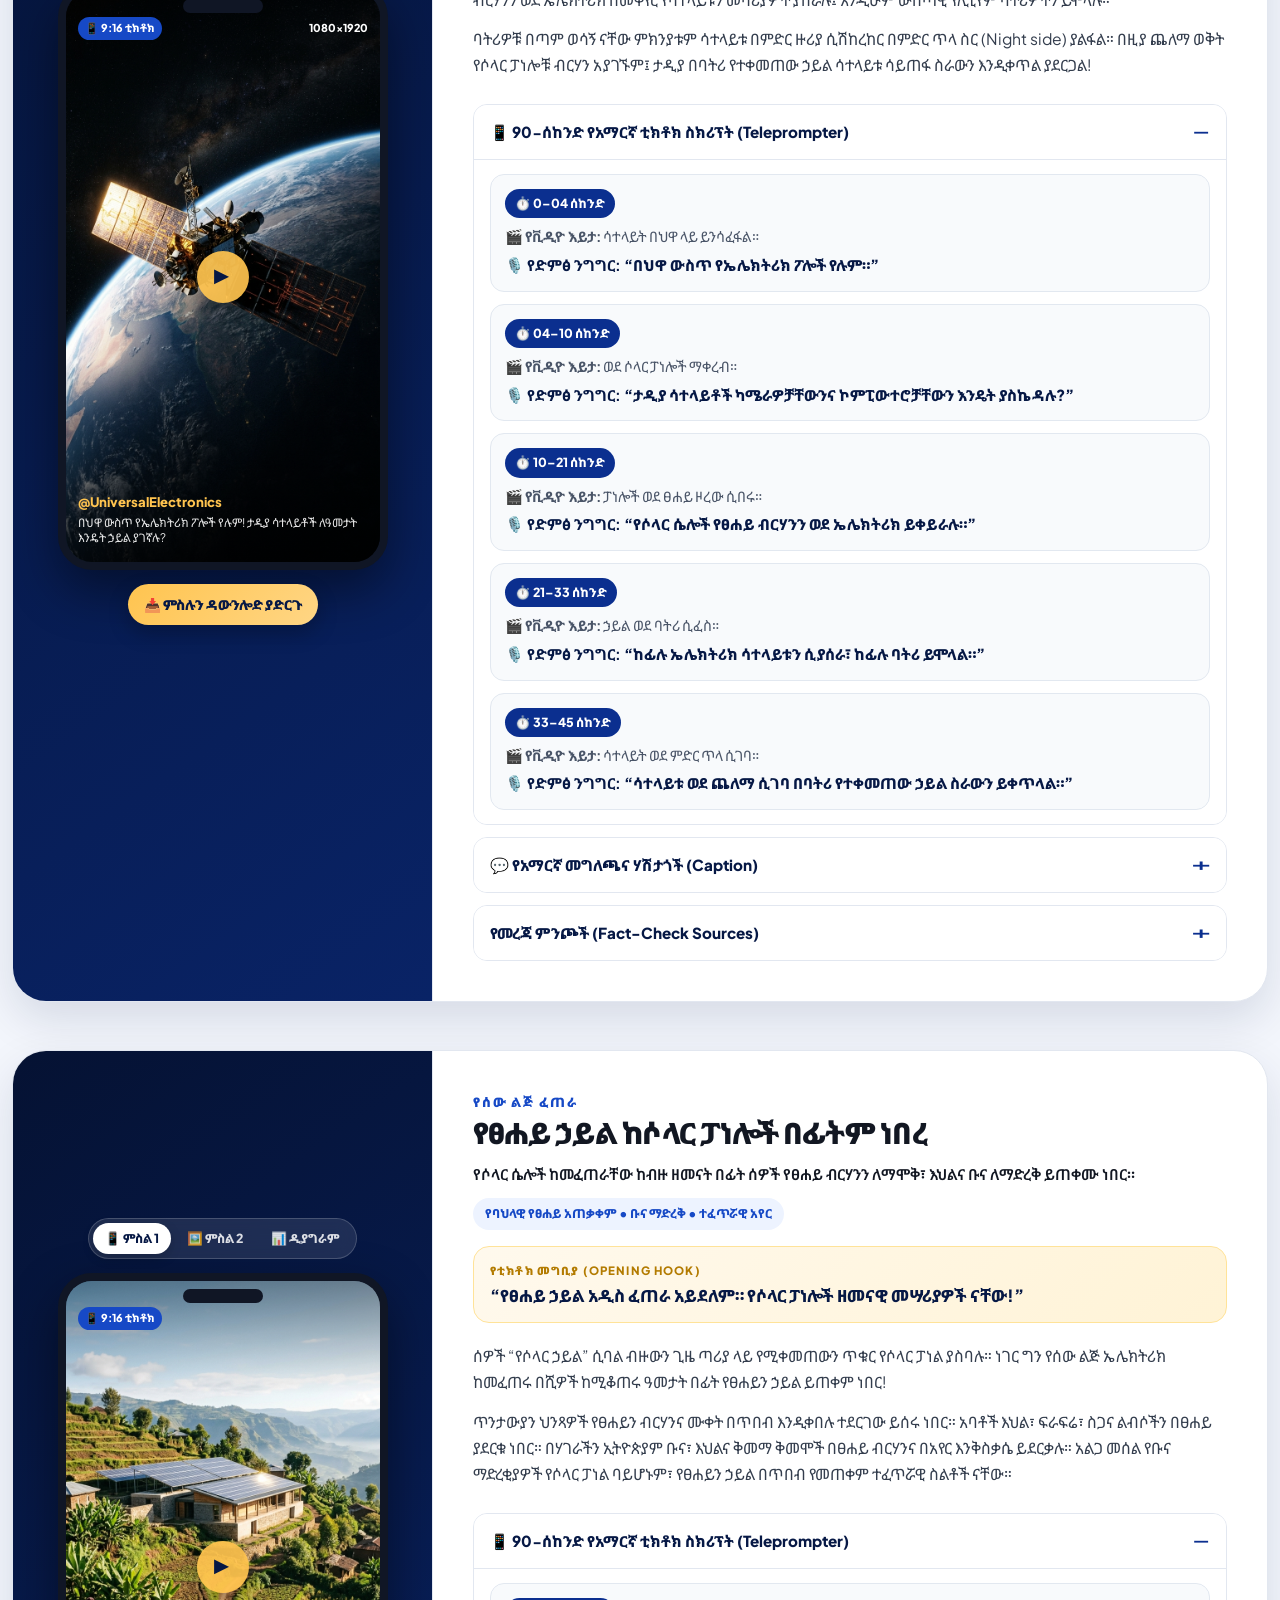
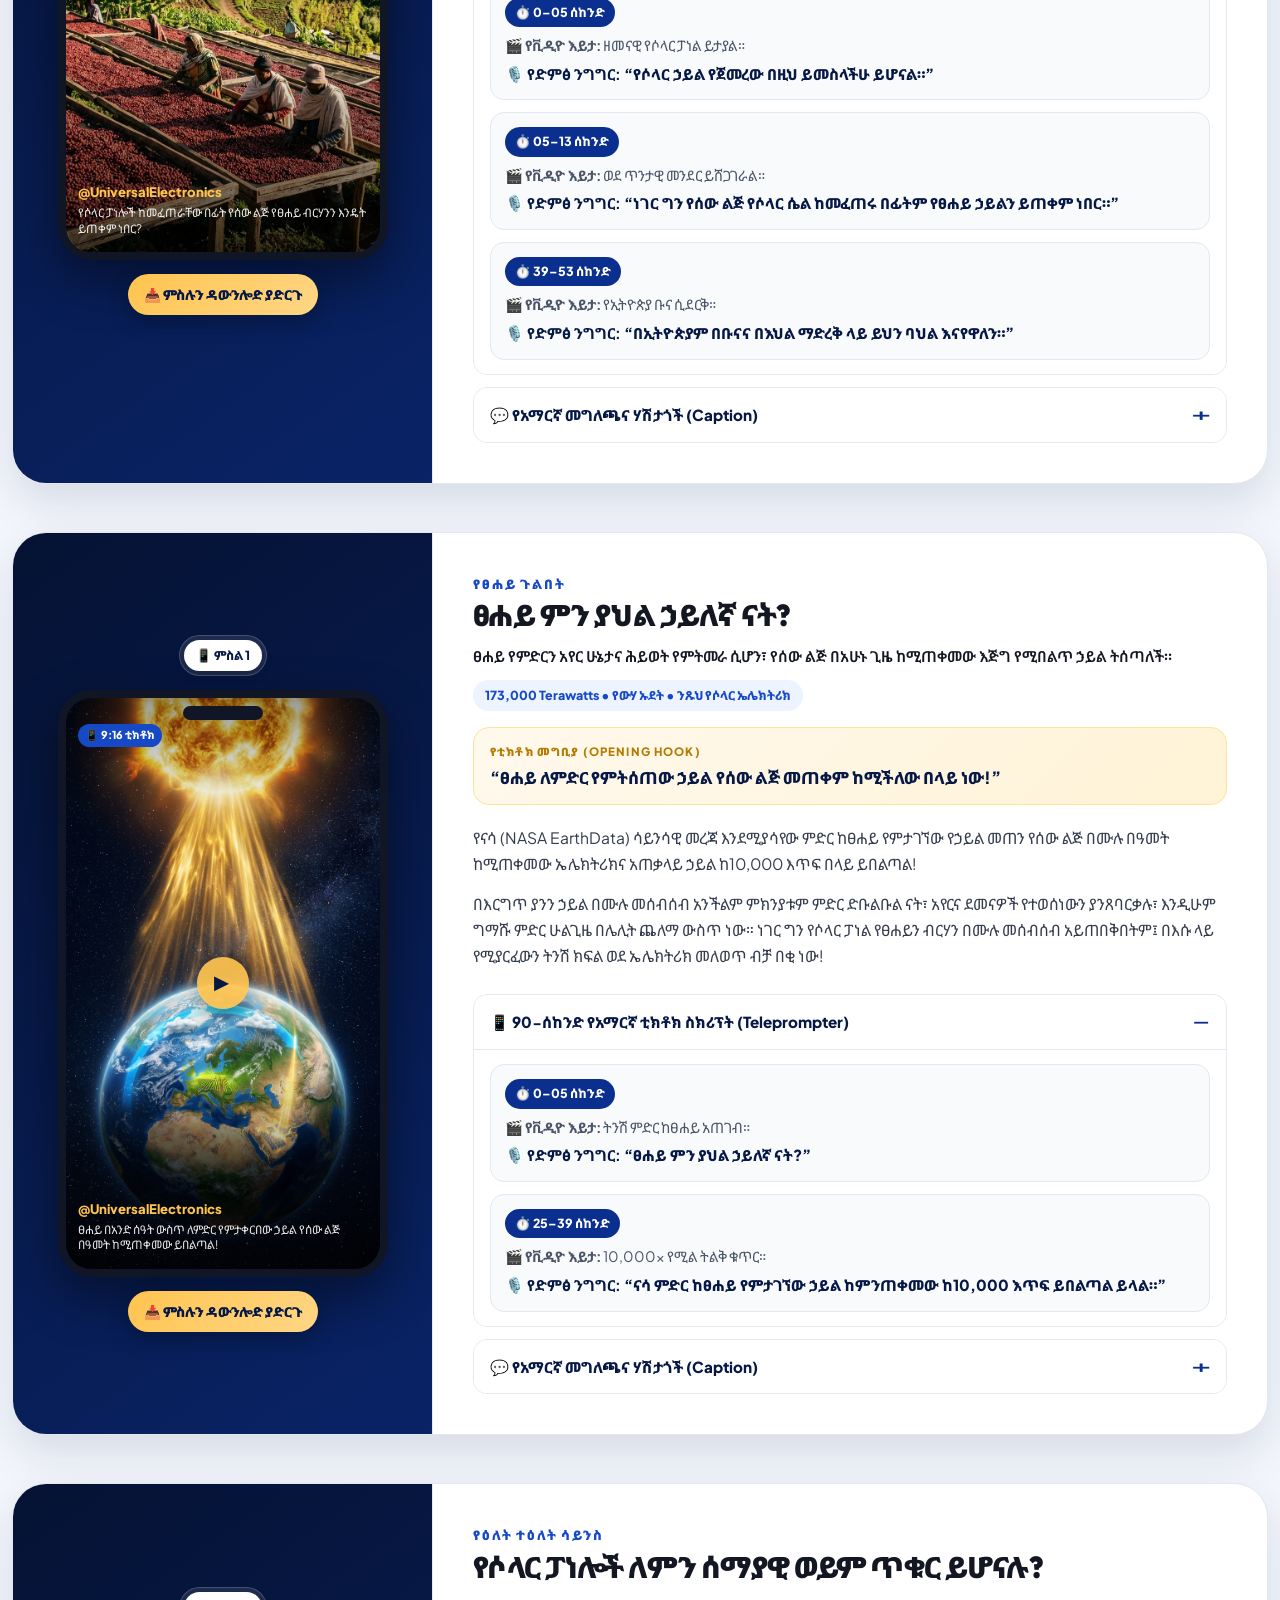
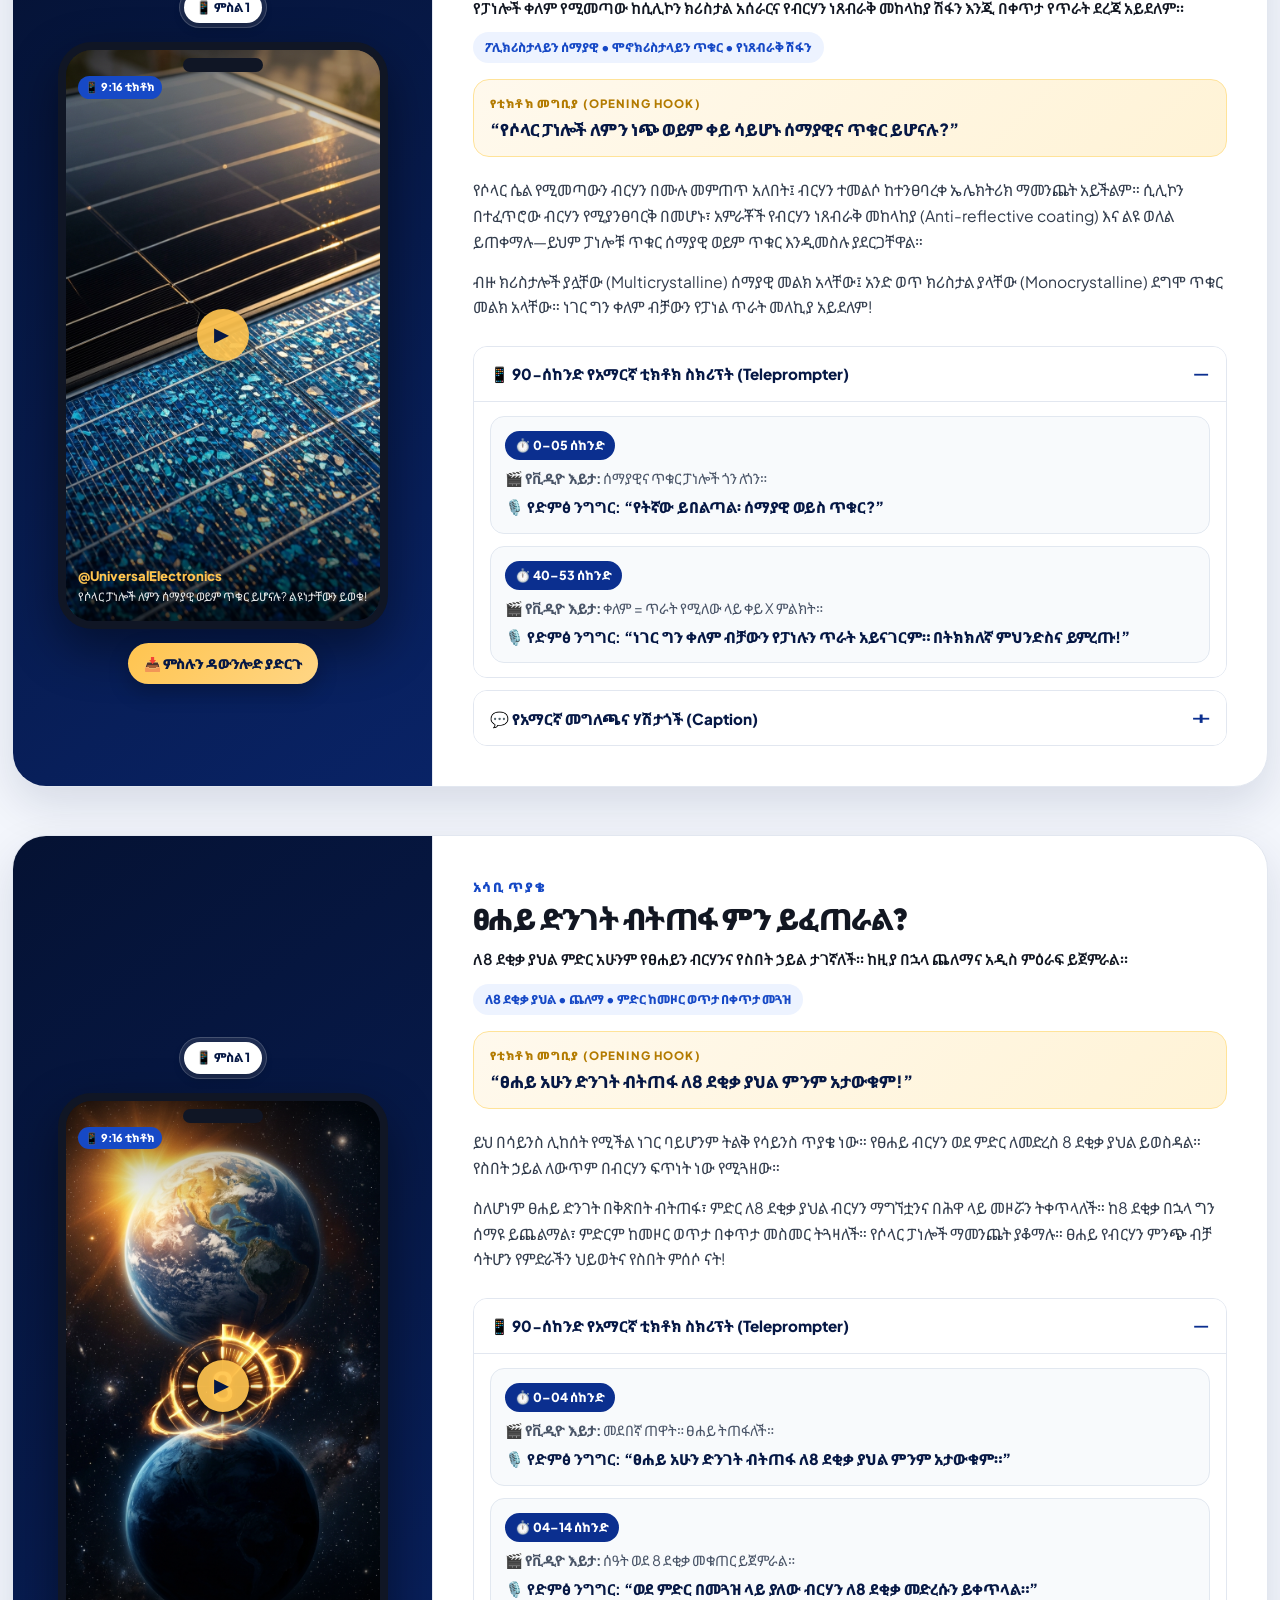
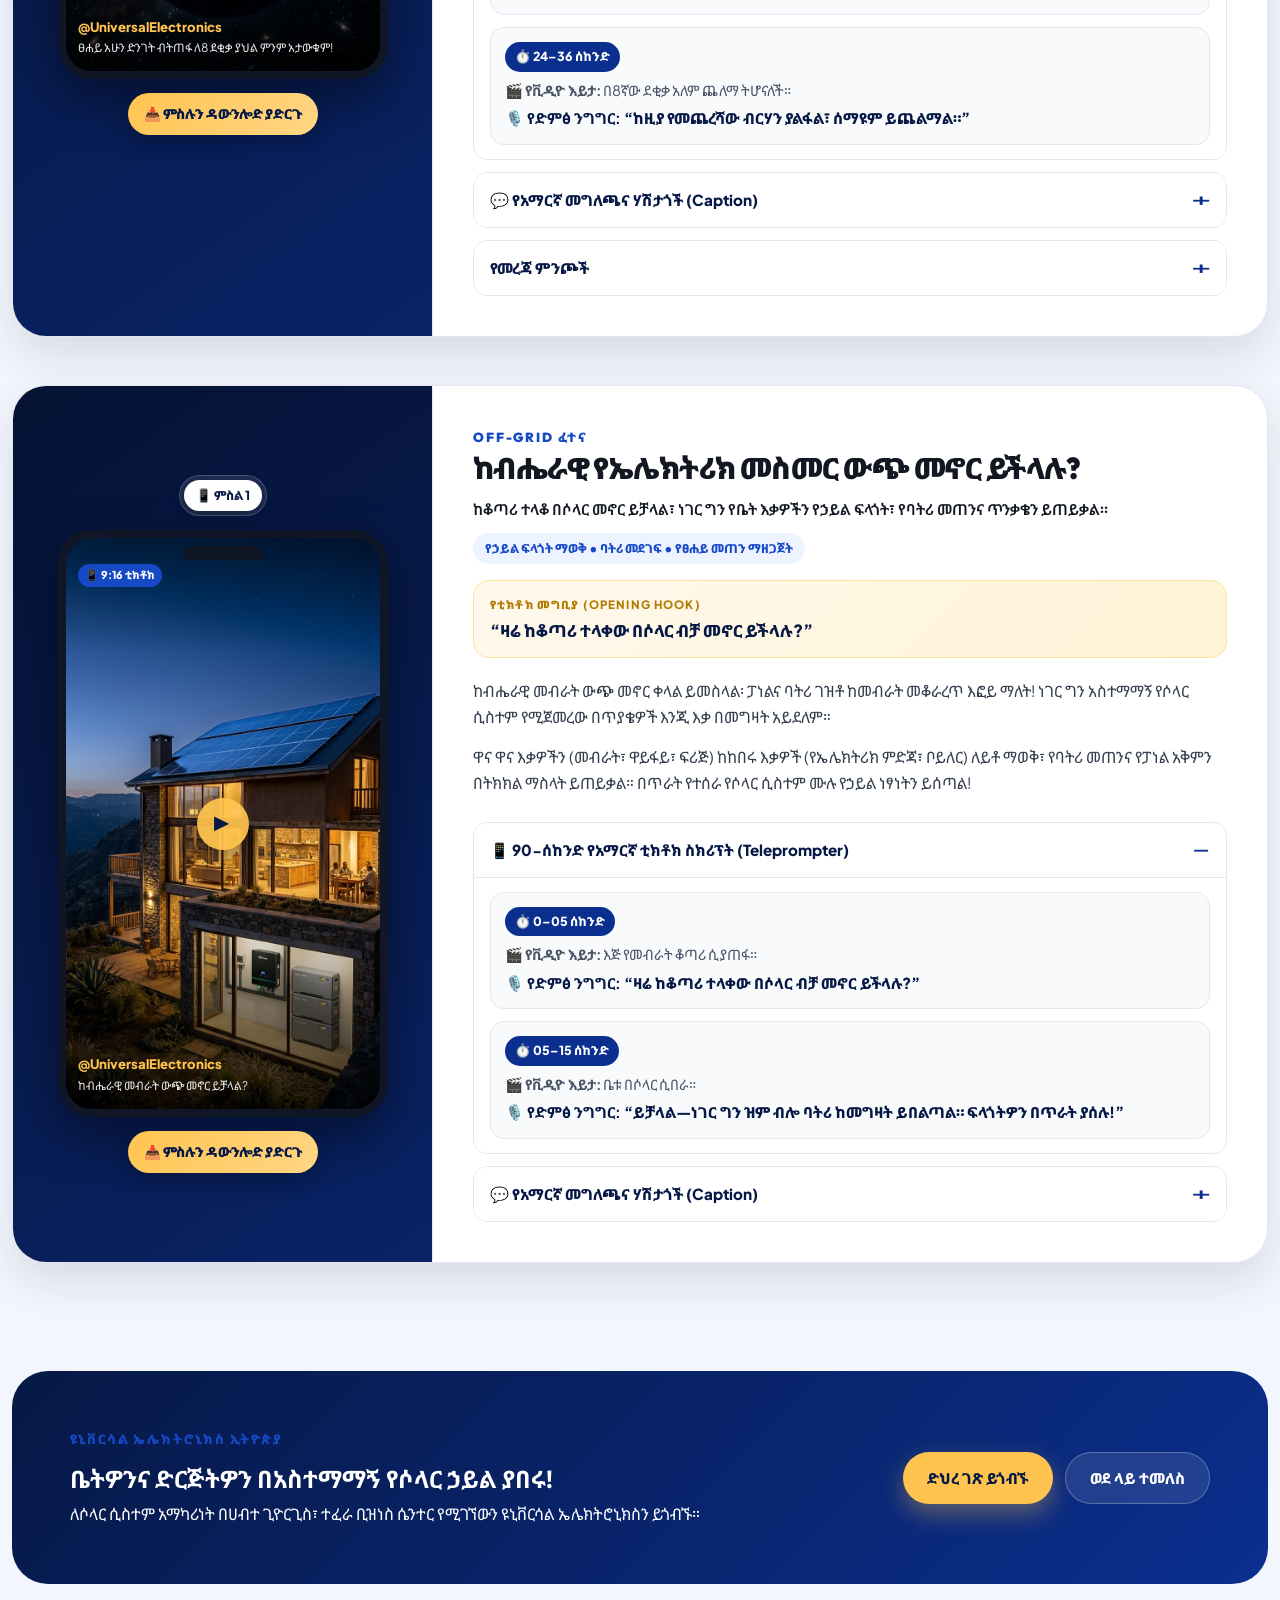
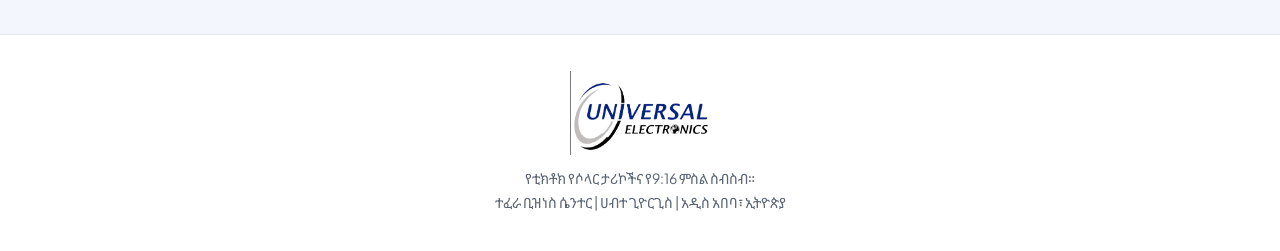
<file: index_am.html>
<!doctype html>
<html lang="am">
<head>
  <meta charset="utf-8">
  <meta name="viewport" content="width=device-width, initial-scale=1">
  <meta name="description" content="ሰባት አሳታፊ የቲክቶክ እና ሪልስ የሶላር ታሪኮች፣ የ90 ሰከንድ ቪዲዮ ስክሪፕቶች እና ዝግጁ የሶሻል ሚዲያ ፅሁፎች ከዩኒቨርሳል ኤሌክትሮኒክስ ኢትዮጵያ።">
  <title>የሶላር ታሪኮች (አማርኛ) | Universal Electronics Ethiopia</title>
  <link rel="icon" href="assets/favicon.svg" type="image/svg+xml">
  <link rel="preconnect" href="https://fonts.googleapis.com">
  <link rel="preconnect" href="https://fonts.gstatic.com" crossorigin>
  <link href="https://fonts.googleapis.com/css2?family=Noto+Sans+Ethiopic:wght@400;600;700;800;900&family=Outfit:wght@400;600;700;800;900&family=Plus+Jakarta+Sans:wght@400;500;600;700;800&display=swap" rel="stylesheet">
  <link rel="stylesheet" href="styles.css">
</head>
<body>
  <div class="reading-progress" aria-hidden="true"><span id="progressBar"></span></div>

  <header class="site-header">
    <a class="brand" href="#top" aria-label="ዩኒቨርሳል ኤሌክትሮኒክስ">
      <img src="assets/universal-logo.png" alt="ዩኒቨርሳል ኤሌክትሮኒክስ">
    </a>
    <button class="menu-toggle" aria-expanded="false" aria-controls="siteNav">ሜኑ</button>
    <nav id="siteNav" class="site-nav">
      <a href="#stories">የሶላር ታሪኮች</a>
      <div class="language-switcher-pill">
        <a href="index.html">🇺🇸 English</a>
        <a class="active" href="index_am.html">🇪🇹 አማርኛ</a>
      </div>
      <a class="nav-cta" href="https://universalelectronicset.com/" target="_blank" rel="noopener">ዋና ድህረ ገጽ</a>
    </nav>
  </header>

  <main id="top">
    <!-- Hero Section -->
    <section class="hero">
      <div class="hero-sun"></div>
      <div class="hero-content">
        <div class="tiktok-hero-badge">
          <span>📱 የቲክቶክ እና ሪልስ ስብስብ</span>
          <span class="accent">• 9:16 ቨርቲካል ቪዲዮዎች</span>
        </div>
        <h1>ሰዎች በቲክቶክ ላይ በጉጉት የሚያዩአቸው ሰባት ድንቅ የሶላር ታሪኮች።</h1>
        <p class="hero-copy">ታሪክ፣ ህዋ፣ ሳይንስ፣ የሰው ልጅ ፈጠራ እና የOff-Grid ኑሮ ፈተና—ለቪዲዮ መስሪያ በሚመች መልኩ በጥራት የተዘጋጁ የ90 ሰከንድ ስክሪፕቶች፣ ማብራሪያዎች እና ዝግጁ ፅሁፎች።</p>
        <div class="hero-actions">
          <a class="button light" href="#stories">ታሪኮችን ያንብቡ</a>
        </div>
        <div class="hero-meta">
          <span>7 የቨርቲካል ቪዲዮ ምስሎች</span>
          <span>የ90 ሰከንድ ቴሌፕሮምፕተር ስክሪፕቶች</span>
          <span>ሙሉ አማርኛ ይዘት</span>
        </div>
      </div>
      <aside class="hero-panel">
        <p>የቋንቋ መምረጫ</p>
        <strong>የይዘት ቋንቋ ይምረጡ:</strong>
        <span>በእንግሊዝኛና በአማርኛ ይዘቶች መካከል በቀላሉ ይሸጋገሩ::</span>
        <a href="index.html"> ወደ English ይሸጋገሩ →</a>
      </aside>
    </section>

    <!-- Content Library & Category Filters -->
    <section class="intro-section" id="stories">
      <div class="section-heading">
        <p class="kicker">የቲክቶክ ይዘቶች ስብስብ</p>
        <h2>ታሪክ ይምረጡ፣ ስክሪፕቱን በቴሌፕሮምፕተር ያንብቡ፣ ምስሎችን ያውርዱ።</h2>
        <p>እያንዳንዱ ርዕስ በጥራት የተጻፈ እውነተኛ ታሪክ፣ የደረጃ በደረጃ የቪዲዮ ስክሪፕት፣ ለቲክቶክ የሚሆን መግለጫ እና ሃሽታጎችን ያካትታል።</p>
      </div>

      <!-- Category Filter Bar -->
      <div class="category-filter-bar">
        <button class="filter-btn active" data-category="all">✨ ሁሉም ታሪኮች</button>
        <button class="filter-btn" data-category="history">📜 ታሪክ</button>
        <button class="filter-btn" data-category="space">🚀 ህዋ (Space)</button>
        <button class="filter-btn" data-category="ingenuity">🌱 የሰው ልጅ ፈጠራ</button>
        <button class="filter-btn" data-category="scale">☀️ የፀሐይ ጉልበት</button>
        <button class="filter-btn" data-category="science">🔬 የዕለት ተዕለት ሳይንስ</button>
        <button class="filter-btn" data-category="thought">💡 አሳቢ ጥያቄ</button>
        <button class="filter-btn" data-category="offgrid">🏠 Off-Grid ፈተና</button>
      </div>

      <!-- Story Cards Grid -->
      <div class="story-grid">
        <a class="story-card" href="#becquerel" data-category="history">
          <div class="card-media">
            <span class="tiktok-card-tag">📱 9:16 ቲክቶክ</span>
            <img src="assets/images/01-becquerel-tiktok.jpg" alt="የ1839 የቤክሬል ግኝት">
            <span class="card-media-overlay">01 • ታሪክ</span>
          </div>
          <span class="card-index">01</span>
          <span class="card-tag">ታሪክ</span>
          <h3>በብርሃን ውስጥ ኤሌክትሪክን ያገኘው የ19 ዓመቱ ወጣት</h3>
          <p>በ1839 እ.ኤ.አ. ኤድሞንድ ቤክሬል የተባለ የ19 ዓመት ወጣት ብርሃን ኤሌክትሪክ ማመንጨት እንደሚችል ሲያገኝ የሶላር አብዮት ተጀመረ።</p>
          <span class="card-link">ሙሉ ታሪክና ስክሪፕት ያንብቡ →</span>
        </a>

        <a class="story-card" href="#space" data-category="space">
          <div class="card-media">
            <span class="tiktok-card-tag">📱 9:16 ቲክቶክ</span>
            <img src="assets/images/02-space-tiktok.jpg" alt="በህዋ ውስጥ ያለ ሳተላይት">
            <span class="card-media-overlay">02 • ህዋ</span>
          </div>
          <span class="card-index">02</span>
          <span class="card-tag">ህዋ</span>
          <h3>በህዋ (Space) ውስጥ የኤሌክትሪክ ፖሎች የሉም</h3>
          <p>ሳተላይቶች በጨለማና በብርሃን ውስጥ ሳይቋረጡ ለመስራት የሶላር ፓነሎችንና የሊቲየም ባትሪዎችን እንዴት እንደሚጠቀሙ ይወቁ።</p>
          <span class="card-link">ሙሉ ታሪክና ስክሪፕት ያንብቡ →</span>
        </a>

        <a class="story-card" href="#before-panels" data-category="ingenuity">
          <div class="card-media">
            <span class="tiktok-card-tag">📱 9:16 ቲክቶክ</span>
            <img src="assets/images/03-before-panels-tiktok.jpg" alt="የቡና ማድረቅና የሶላር ኃይል">
            <span class="card-media-overlay">03 • ፈጠራ</span>
          </div>
          <span class="card-index">03</span>
          <span class="card-tag">የሰው ልጅ ፈጠራ</span>
          <h3>የፀሐይ ኃይል ከሶላር ፓነሎች በፊትም ነበረ</h3>
          <p>ከሶላር ሴሎች መፈጠራቸው በፊት ሰዎች የፀሐይ ብርሃንን ለሙቀት፣ ለቤት ብርሃንና ለቡና ማድረቂያ ይጠቀሙ ነበር።</p>
          <span class="card-link">ሙሉ ታሪክና ስክሪፕት ያንብቡ →</span>
        </a>

        <a class="story-card" href="#sun-power" data-category="scale">
          <div class="card-media">
            <span class="tiktok-card-tag">📱 9:16 ቲክቶክ</span>
            <img src="assets/images/04-sun-power-tiktok.jpg" alt="የፀሐይ ኃይል ለምድር">
            <span class="card-media-overlay">04 • ጉልበት</span>
          </div>
          <span class="card-index">04</span>
          <span class="card-tag">የፀሐይ ጉልበት</span>
          <h3>ፀሐይ ምን ያህል ኃይለኛ ናት?</h3>
          <p>ፀሐይ በየሰዓቱ ለምድር የምታቀርበው የኃይል መጠን የሰው ልጅ በሙሉ በዓመት ከሚጠቀመው በላይ መሆኑን ያውቃሉ?</p>
          <span class="card-link">ሙሉ ታሪክና ስክሪፕት ያንብቡ →</span>
        </a>

        <a class="story-card" href="#panel-colour" data-category="science">
          <div class="card-media">
            <span class="tiktok-card-tag">📱 9:16 ቲክቶክ</span>
            <img src="assets/images/05-panel-colour-tiktok.jpg" alt="ሰማያዊና ጥቁር የሶላር ፓነሎች">
            <span class="card-media-overlay">05 • ሳይንስ</span>
          </div>
          <span class="card-index">05</span>
          <span class="card-tag">የዕለት ተዕለት ሳይንስ</span>
          <h3>የሶላር ፓነሎች ለምን ሰማያዊ ወይም ጥቁር ይሆናሉ?</h3>
          <p>የሶላር ፓነሎች ቀለም የሚወሰነው በሲሊኮን ክሪስታል አሰራርና የብርሃን ነጸብራቅ መከላከያ እንጂ በጥራት ልዩነት አይደለም።</p>
          <span class="card-link">ሙሉ ታሪክና ስክሪፕት ያንብቡ →</span>
        </a>

        <a class="story-card" href="#sun-disappears" data-category="thought">
          <div class="card-media">
            <span class="tiktok-card-tag">📱 9:16 ቲክቶክ</span>
            <img src="assets/images/06-sun-disappears-tiktok.jpg" alt="ፀሐይ ብትጠፋ ምድር በህዋ">
            <span class="card-media-overlay">06 • አሳቢ ጥያቄ</span>
          </div>
          <span class="card-index">06</span>
          <span class="card-tag">አሳቢ ጥያቄ</span>
          <h3>ፀሐይ ድንገት ብትጠፋ ምን ይፈጠራል?</h3>
          <p>ፀሐይ አሁን በቅጽበት ብትጠፋ የብርሃንና የስበት ኃይል ጉዞ ጊዜ በሚወስደው ምክንያት ለ8 ደቂቃ ያህል ምንም አናውቅም።</p>
          <span class="card-link">ሙሉ ታሪክና ስክሪፕት ያንብቡ →</span>
        </a>

        <a class="story-card" href="#off-grid" data-category="offgrid">
          <div class="card-media">
            <span class="tiktok-card-tag">📱 9:16 ቲክቶክ</span>
            <img src="assets/images/07-off-grid-tiktok.jpg" alt="የበራ የሶላር ቤት በምሽት">
            <span class="card-media-overlay">07 • Off-Grid</span>
          </div>
          <span class="card-index">07</span>
          <span class="card-tag">Off-Grid ፈተና</span>
          <h3>ከብሔራዊ የኤሌክትሪክ መስመር ውጭ መኖር ይችላሉ?</h3>
          <p>ከቆጣሪ ተላቆ በሶላርና በባትሪ ብቻ በምቾት ለመኖር የሚያስፈልጉ ወሳኝ ቅድመ ሁኔታዎችና የኃይል ጥንቃቄዎች።</p>
          <span class="card-link">ሙሉ ታሪክና ስክሪፕት ያንብቡ →</span>
        </a>
      </div>
    </section>

    <!-- Story Stack with Mobile-Optimized Scripts (NO Prompts) -->
    <div class="story-stack">
      
      <!-- Story 01 -->
      <section class="story" id="becquerel" data-category="history">
        <div class="story-visual-phone">
          <div class="visual-tabs-bar">
            <button class="img-tab-btn active" data-img-src="assets/images/01-becquerel-tiktok.jpg">📱 ምስል 1</button>
            <button class="img-tab-btn" data-img-src="assets/images/01-becquerel-social.jpg">🖼️ ምስል 2</button>
            <button class="img-tab-btn" data-img-src="assets/images/01-becquerel-diagram.jpg">📊 ዲያግራም</button>
          </div>
          <div class="phone-mockup">
            <div class="phone-notch"></div>
            <img src="assets/images/01-becquerel-tiktok.jpg" alt="የ1839 ቤክሬል የላቦራቶሪ ምስል">
            <div class="tiktok-overlay-ui">
              <div class="tiktok-top-bar">
                <span class="tiktok-badge">📱 9:16 ቲክቶክ</span>
                <span>1080×1920</span>
              </div>
              <div class="tiktok-bottom-info">
                <div class="handle">@UniversalElectronics</div>
                <div class="desc">በ19 ዓመታችሁ ምን ታደርጉ ነበር? ኤድሞንድ ቤክሬል በ1839 እ.ኤ.አ. ብርሃን ኤሌክትሪክ እንደሚፈጥር ሲያገኝ ነበር...</div>
              </div>
            </div>
            <button class="phone-play-btn open-teleprompter-btn" title="ስክሪፕት ያንብቡ">▶</button>
          </div>
          <a class="download-img-btn" href="assets/images/01-becquerel-tiktok.jpg" download="01-becquerel-tiktok.jpg">📥 ምስሉን ዳውንሎድ ያድርጉ</a>
        </div>
        <div class="story-body">
          <p class="kicker">ታሪክ • የ90 ሰከንድ ቪዲዮ ስክሪፕት</p>
          <h2>በብርሃን ውስጥ ኤሌክትሪክን ያገኘው የ19 ዓመቱ ወጣት</h2>
          <p class="story-lead">በ1839 እ.ኤ.አ. አንድ ፈረንሳይኛ ወጣት ሳይንቲስት ብርሃን በቀጥታ ኤሌክትሪክ ማመንጨት እንደሚችል ተመለከተ—ይህም ዘመናዊ የሶላር ቴክኖሎጂ ከመፈጠሩ ከአንድ ክፍለ ዘመን በፊት ነበር።</p>
          <div class="factline">1839 • የላቦራቶሪ ሙከራ • የፎቶቮልታይክ ግኝት (Photovoltaic Effect)</div>

          <div class="hook-card">
            <span>የቲክቶክ መግቢያ (Opening Hook)</span>
            <p>“በ19 ዓመታችሁ ምን ታደርጉ ነበር? ኤድሞንድ ቤክሬል ብርሃን ኤሌክትሪክ ማመንጨት እንደሚችል ሲያገኝ ነበር!”</p>
          </div>

          <div class="article-copy">
            <p>በ1839 በፓሪስ የሚገኝ አንድ የድሮ የሳይንስ ላቦራቶሪ ያስቡ። በዚያ ዘመን ምንም ዓይነት የሶላር ፓነሎች፣ የሊቲየም ባትሪዎች ወይም ግዙፍ የኤሌክትሪክ ጣቢያዎች አልነበሩም። ኤሌክትሪክ ራሱ ገና አዲስና አጃኢብ የሚባል የሳይንስ መስክ ነበር። በዚያ አስደናቂ ሁኔታ ውስጥ፣ የ19 ዓመቱ አሌክሳንደር ኤድሞንድ ቤክሬል የታዋቂው ፊዚሲስት አባቱ ላቦራቶሪ ውስጥ ምርምር ያደርግ ነበር።</p>
            <p>ኤድሞንድ የብረት ኤሌክትሮዶችን በፈሳሽ ውስጥ አድርጎ የፀሐይ ብርሃን በሙከራው ላይ ሲያርፍበት፣ የኤሌክትሪክ ፍሰቱ በከፍተኛ ሁኔታ እንደተቀየረና ኃይል እንደተፈጠረ አስተዋለ። ይህ ታሪካዊ ግኝት <strong>Photovoltaic Effect (የፎቶቮልታይክ ክስተት)</strong> በመባል ታወቀ—ይህም ብርሃን ቁሳቁሶችን በመንካት ኤሌክትሪክ እንዲያመነጩ የማድረግ ተፈጥሯዊ ህግ ነው።</p>
            <p>የቤክሬል ሙከራ ያኔ ወዲያውኑ የቤት ላይ ሶላር ፓነል አልፈጠረም። የሚመነጨው ኤሌክትሪክ በጣም ትንሽ ነበር። ነገር ግን አስተሳሰቡ አብዮታዊ ነበር፡ የፀሐይ ብርሃን የሙቀትና የብርሃን ምንጭ ብቻ ሳይሆን በቀጥታ ወደ ኤሌክትሪክ ኃይል የሚቀየር ታላቅ የተፈጥሮ ጸጋ መሆኑ ተረጋገጠ።</p>
            <p>ዛሬ በቤታችን፣ በንግድ ተቋማት፣ በቴሌኮም ማማዎችና በህዋ ሳተላይቶች ላይ የምንጠቀማቸው የሶላር ፓነሎች በሙሉ የሚሰሩት በዚያው በ19 ዓመቱ ወጣት ግኝት መርህ ላይ ተመስርተው ነው!</p>
          </div>

          <details open>
            <summary>📱 90-ሰከንድ የአማርኛ ቲክቶክ ስክሪፕት (Teleprompter)</summary>
            <div class="details-content">
              <div class="script-steps-list">
                <div class="script-step-card">
                  <div class="step-badge">⏱️ 0–04 ሰከንድ</div>
                  <div class="step-visual">🎬 <strong>የቪዲዮ እይታ:</strong> የድሮ ላቦራቶሪ። ጽሑፍ: "ፓሪስ፣ 1839"</div>
                  <div class="step-narration">🎙️ <strong>የድምፅ ንግግር:</strong> “በ19 ዓመታችሁ ምን ታደርጉ ነበር?”</div>
                </div>
                <div class="script-step-card">
                  <div class="step-badge">⏱️ 04–12 ሰከንድ</div>
                  <div class="step-visual">🎬 <strong>የቪዲዮ እይታ:</strong> ወጣቱ ሳይንቲስት በፈሳሽ ውስጥ ኤሌክትሮዶችን ያዘጋጃል።</div>
                  <div class="step-narration">🎙️ <strong>የድምፅ ንግግር:</strong> “ኤድሞንድ ቤክሬል በአባቱ ላቦራቶሪ ውስጥ በብርሃንና በኤሌክትሪክ ይሞክር ነበር።”</div>
                </div>
                <div class="script-step-card">
                  <div class="step-badge">⏱️ 12–22 ሰከንድ</div>
                  <div class="step-visual">🎬 <strong>የቪዲዮ እይታ:</strong> የፀሐይ ጨረር በሙከራው ላይ ሲያርፍ የቆጣሪው መርፌ ይንቀሳቀሳል።</div>
                  <div class="step-narration">🎙️ <strong>የድምፅ ንግግር:</strong> “ብርሃኑ ሙከራውን ሲነካው የኤሌክትሪክ እንቅስቃሴው ተቀየረ።”</div>
                </div>
                <div class="script-step-card">
                  <div class="step-badge">⏱️ 22–32 ሰከንድ</div>
                  <div class="step-visual">🎬 <strong>የቪዲዮ እይታ:</strong> ፎቶኖች ሲያርፉ ኤሌክትሪክ ሲፈስ የሚያሳይ አኒሜሽን።</div>
                  <div class="step-narration">🎙️ <strong>የድምፅ ንግግር:</strong> “ብርሃን ኤሌክትሪክ ማመንጨት እንደሚችል የመጀመሪያውን ማረጋገጫ አየ።”</div>
                </div>
                <div class="script-step-card">
                  <div class="step-badge">⏱️ 32–46 ሰከንድ</div>
                  <div class="step-visual">🎬 <strong>የቪዲዮ እይታ:</strong> ከ1839 ሙከራ ወደ ዘመናዊ የሶላር ሴሎች ሽግግር።</div>
                  <div class="step-narration">🎙️ <strong>የድምፅ ንግግር:</strong> “ያኔ ወዲያውኑ የሶላር ፓነል አልተሰራም፣ ነገር ግን ትልቅ በር ከፈተ።”</div>
                </div>
                <div class="script-step-card">
                  <div class="step-badge">⏱️ 46–61 ሰከንድ</div>
                  <div class="step-visual">🎬 <strong>የቪዲዮ እይታ:</strong> የቤት ላይ ሶላር ፓነሎች እና ሳተላይቶች።</div>
                  <div class="step-narration">🎙️ <strong>የድምፅ ንግግር:</strong> “ያች ትንሽ ላቦራቶሪ ዛሬ በምድርና በህዋ ላይ ለምንጠቀመው ቴክኖሎጂ መነሻ ሆነች።”</div>
                </div>
                <div class="script-step-card">
                  <div class="step-badge">⏱️ 61–74 ሰከንድ</div>
                  <div class="step-visual">🎬 <strong>የቪዲዮ እይታ:</strong> ወጣቱ ሳይንቲስት ማስታወሻ ሲጽፍ።</div>
                  <div class="step-narration">🎙️ <strong>የድምፅ ንግግር:</strong> “የሶላር አብዮት የጀመረው በትልቅ ፋብሪካ ሳይሆን በጉጉትና በመጠየቅ ነበር።”</div>
                </div>
                <div class="script-step-card">
                  <div class="step-badge">⏱️ 74–85 ሰከንድ</div>
                  <div class="step-visual">🎬 <strong>የቪዲዮ እይታ:</strong> የዩኒቨርሳል ኤሌክትሮኒክስ መዝጊያ።</div>
                  <div class="step-narration">🎙️ <strong>የድምፅ ንግግር:</strong> “አንድ ጥያቄ መጪውን ጊዜ ሊቀይር ይችላል። ዛሬስ ወጣቶች ምን አዲስ ነገር ይፈጥራሉ?”</div>
                </div>
              </div>
            </div>
          </details>

          <details>
            <summary>💬 የአማርኛ መግለጫ እና ሃሽታጎች (Caption)</summary>
            <div class="details-content">
              <div class="copy-panel">
                <p class="caption-text">በ19 ዓመቱ ኤድሞንድ ቤክሬል ብርሃን ኤሌክትሪክ ማመንጨት እንደሚችል አገኘ! የ1839 ሙከራው ለዛሬው የሶላር ፓነል መሰረት ሆነ። ታላላቅ ቴክኖሎጂዎች ብዙውን ጊዜ የሚጀምሩት ከአንድ ትንሽ ምልከታ ነው። መጪው ትውልድ ምን አዲስ ነገር የሚፈጥር ይመስላችኋል?</p>
                <p class="hashtags">#ዩኒቨርሳልኤሌክትሮኒክስ #የሶላርታሪክ #ኢትዮጵያ #ሳይንስ #የሶላርኃይል #አዲስአበባ #DidYouKnow</p>
                <button class="copy-btn primary" data-copy="በ19 ዓመቱ ኤድሞንድ ቤክሬል ብርሃን ኤሌክትሪክ ማመንጨት እንደሚችል አገኘ! የ1839 ሙከራው ለዛሬው የሶላር ፓነል መሰረት ሆነ። ታላላቅ ቴክኖሎጂዎች ብዙውን ጊዜ የሚጀምሩት ከአንድ ትንሽ ምልከታ ነው። መጪው ትውልድ ምን አዲስ ነገር የሚፈጥር ይመስላችኋል? #ዩኒቨርሳልኤሌክትሮኒክስ #የሶላርታሪክ #ኢትዮጵያ #ሳይንስ #የሶላርኃይል #አዲስአበባ #DidYouKnow">መግለጫውን ኮፒ ያድርጉ</button>
              </div>
            </div>
          </details>
          <details class="source-details">
            <summary>የመረጃ ምንጮች (Fact-Check Sources)</summary>
            <div class="details-content"><ul class="source-list"><li><a href="https://www.energy.gov/articles/quiz-test-your-solar-iq" target="_blank" rel="noopener">የአሜሪካ ኢነርጂ ሚኒስቴር — የቤክሬል ግኝት</a></li><li><a href="https://becquerel-prize.org/" target="_blank" rel="noopener">የቤክሬል አዋርድ — ኤድሞንድ ቤክሬል ታሪክ</a></li></ul></div>
          </details>
        </div>
      </section>

      <!-- Story 02 -->
      <section class="story" id="space" data-category="space">
        <div class="story-visual-phone">
          <div class="visual-tabs-bar">
            <button class="img-tab-btn active" data-img-src="assets/images/02-space-tiktok.jpg">📱 ምስል 1</button>
            <button class="img-tab-btn" data-img-src="assets/images/02-space-shadow.jpg">🖼️ ምስል 2</button>
            <button class="img-tab-btn" data-img-src="assets/images/02-space-diagram.jpg">📊 ዲያግራም</button>
          </div>
          <div class="phone-mockup">
            <div class="phone-notch"></div>
            <img src="assets/images/02-space-tiktok.jpg" alt="በህዋ ውስጥ ያለ ሳተላይት">
            <div class="tiktok-overlay-ui">
              <div class="tiktok-top-bar">
                <span class="tiktok-badge">📱 9:16 ቲክቶክ</span>
                <span>1080×1920</span>
              </div>
              <div class="tiktok-bottom-info">
                <div class="handle">@UniversalElectronics</div>
                <div class="desc">በህዋ ውስጥ የኤሌክትሪክ ፖሎች የሉም! ታዲያ ሳተላይቶች ለዓመታት እንዴት ኃይል ያገኛሉ?</div>
              </div>
            </div>
            <button class="phone-play-btn open-teleprompter-btn" title="ስክሪፕት ያንብቡ">▶</button>
          </div>
          <a class="download-img-btn" href="assets/images/02-space-tiktok.jpg" download="02-space-tiktok.jpg">📥 ምስሉን ዳውንሎድ ያድርጉ</a>
        </div>
        <div class="story-body">
          <p class="kicker">ህዋ • የ90 ሰከንድ ቪዲዮ ስክሪፕት</p>
          <h2>በህዋ (Space) ውስጥ የኤሌክትሪክ ፖሎች የሉም</h2>
          <p class="story-lead">ሳተላይቶች ለመገናኛ፣ ለጂፒኤስ፣ ለአየር ሁኔታና ለሳይንስ ምርምር የማያቋርጥ ኤሌክትሪክ ያስፈልጋቸዋል። የሶላር ፓነሎችና ባትሪዎች ይህን ያሳካሉ።</p>
          <div class="factline">የሶላር ፓነሎች • ሊቲየም ባትሪዎች • በጨለማ ወቅት ኃይል መስጠት</div>

          <div class="hook-card">
            <span>የቲክቶክ መግቢያ (Opening Hook)</span>
            <p>“በህዋ ውስጥ የኤሌክትሪክ ፖሎች የሉም—ታዲያ ሳተላይቶች እንዴት ኃይል ያገኛሉ?”</p>
          </div>

          <div class="article-copy">
            <p>ሳተላይት ከምድር ሲታይ በህዋ ውስጥ ጸጥ ብሎ የሚንሳፈፍ ይመስላል፤ ነገር ግን በውስጡ ሳያቋርጥ ይሰራል! የአየር ሁኔታ መረጃዎችን ይሰበስባል፣ የቴሌቪዥንና ስልክ ምልክቶችን ያስተላልፋል፣ የጂፒኤስ መሪዎችን ይመራል፣ እንዲሁም ሳይንሳዊ ምርምሮችን ያከናውናል። እያንዳንዱ ተግባር አስተማማኝ ኤሌክትሪክ ይፈልጋል።</p>
            <p>በምድር ዙሪያ ለሚሰሩ አብዛኞቹ ሳተላይቶች መፍትሄው የፀሐይ ኃይል ነው። በሳተላይቱ ክንፎች ላይ የተገጠሙት የሶላር ሴሎች የፀሐይ ብርሃንን ወደ ኤሌክትሪክ በመቀየር የሳተላይቱን መሳሪያዎች ያሰራሉ፤ እንዲሁም ውስጣዊ የሊቲየም ባትሪዎችን ይሞላሉ።</p>
            <p>ባትሪዎቹ በጣም ወሳኝ ናቸው ምክንያቱም ሳተላይቱ በምድር ዙሪያ ሲሽከረከር በምድር ጥላ ስር (Night side) ያልፋል። በዚያ ጨለማ ወቅት የሶላር ፓነሎቹ ብርሃን አያገኙም፤ ታዲያ በባትሪ የተቀመጠው ኃይል ሳተላይቱ ሳይጠፋ ስራውን እንዲቀጥል ያደርጋል!</p>
          </div>

          <details open>
            <summary>📱 90-ሰከንድ የአማርኛ ቲክቶክ ስክሪፕት (Teleprompter)</summary>
            <div class="details-content">
              <div class="script-steps-list">
                <div class="script-step-card">
                  <div class="step-badge">⏱️ 0–04 ሰከንድ</div>
                  <div class="step-visual">🎬 <strong>የቪዲዮ እይታ:</strong> ሳተላይት በህዋ ላይ ይንሳፈፋል።</div>
                  <div class="step-narration">🎙️ <strong>የድምፅ ንግግር:</strong> “በህዋ ውስጥ የኤሌክትሪክ ፖሎች የሉም።”</div>
                </div>
                <div class="script-step-card">
                  <div class="step-badge">⏱️ 04–10 ሰከንድ</div>
                  <div class="step-visual">🎬 <strong>የቪዲዮ እይታ:</strong> ወደ ሶላር ፓነሎች ማቀረብ።</div>
                  <div class="step-narration">🎙️ <strong>የድምፅ ንግግር:</strong> “ታዲያ ሳተላይቶች ካሜራዎቻቸውንና ኮምፒውተሮቻቸውን እንዴት ያስኬዳሉ?”</div>
                </div>
                <div class="script-step-card">
                  <div class="step-badge">⏱️ 10–21 ሰከንድ</div>
                  <div class="step-visual">🎬 <strong>የቪዲዮ እይታ:</strong> ፓነሎች ወደ ፀሐይ ዞረው ሲበሩ።</div>
                  <div class="step-narration">🎙️ <strong>የድምፅ ንግግር:</strong> “የሶላር ሴሎች የፀሐይ ብርሃንን ወደ ኤሌክትሪክ ይቀይራሉ።”</div>
                </div>
                <div class="script-step-card">
                  <div class="step-badge">⏱️ 21–33 ሰከንድ</div>
                  <div class="step-visual">🎬 <strong>የቪዲዮ እይታ:</strong> ኃይል ወደ ባትሪ ሲፈስ።</div>
                  <div class="step-narration">🎙️ <strong>የድምፅ ንግግር:</strong> “ከፊሉ ኤሌክትሪክ ሳተላይቱን ሲያሰራ፣ ከፊሉ ባትሪ ይሞላል።”</div>
                </div>
                <div class="script-step-card">
                  <div class="step-badge">⏱️ 33–45 ሰከንድ</div>
                  <div class="step-visual">🎬 <strong>የቪዲዮ እይታ:</strong> ሳተላይት ወደ ምድር ጥላ ሲገባ።</div>
                  <div class="step-narration">🎙️ <strong>የድምፅ ንግግር:</strong> “ሳተላይቱ ወደ ጨለማ ሲገባ በባትሪ የተቀመጠው ኃይል ስራውን ይቀጥላል።”</div>
                </div>
              </div>
            </div>
          </details>

          <details>
            <summary>💬 የአማርኛ መግለጫና ሃሽታጎች (Caption)</summary>
            <div class="details-content">
              <div class="copy-panel">
                <p class="caption-text">በህዋ ውስጥ የኤሌክትሪክ ፖል የለም! ሳተላይቶች በሶላር ፓነሎችና ባትሪዎች ኃይል በማመንጨትና በማስቀመጥ ለዓመታት ይሰራሉ። የሶላር ቴክኖሎጂ በህዋ ላይ ከተቻለ በምድር ላይ የተሻለ ህይወት ይፈጥራል!</p>
                <p class="hashtags">#ዩኒቨርሳልኤሌክትሮኒክስ #የሶላርታሪክ #ህዋ #ቴክኖሎጂ #ኢትዮጵያ</p>
                <button class="copy-btn primary" data-copy="በህዋ ውስጥ የኤሌክትሪክ ፖል የለም! ሳተላይቶች በሶላር ፓነሎችና ባትሪዎች ኃይል በማመንጨትና በማስቀመጥ ለዓመታት ይሰራሉ። #ዩኒቨርሳልኤሌክትሮኒክስ #የሶላርታሪክ #ህዋ">መግለጫውን ኮፒ ያድርጉ</button>
              </div>
            </div>
          </details>
          <details class="source-details">
            <summary>የመረጃ ምንጮች (Fact-Check Sources)</summary>
            <div class="details-content"><ul class="source-list"><li><a href="https://www.nasa.gov/" target="_blank" rel="noopener">ናሳ (NASA) — የህዋ ሳተላይቶች የኃይል አቅርቦት</a></li></ul></div>
          </details>
        </div>
      </section>

      <!-- Story 03 -->
      <section class="story" id="before-panels" data-category="ingenuity">
        <div class="story-visual-phone">
          <div class="visual-tabs-bar">
            <button class="img-tab-btn active" data-img-src="assets/images/03-before-panels-tiktok.jpg">📱 ምስል 1</button>
            <button class="img-tab-btn" data-img-src="assets/images/03-before-panels-traditional.jpg">🖼️ ምስል 2</button>
            <button class="img-tab-btn" data-img-src="assets/images/03-before-panels-diagram.jpg">📊 ዲያግራም</button>
          </div>
          <div class="phone-mockup">
            <div class="phone-notch"></div>
            <img src="assets/images/03-before-panels-tiktok.jpg" alt="የቡና ማድረቅና የሶላር ኃይል">
            <div class="tiktok-overlay-ui">
              <div class="tiktok-top-bar"><span class="tiktok-badge">📱 9:16 ቲክቶክ</span></div>
              <div class="tiktok-bottom-info"><div class="handle">@UniversalElectronics</div><div class="desc">የሶላር ፓነሎች ከመፈጠራቸው በፊት የሰው ልጅ የፀሐይ ብርሃንን እንዴት ይጠቀም ነበር?</div></div>
            </div>
            <button class="phone-play-btn open-teleprompter-btn">▶</button>
          </div>
          <a class="download-img-btn" href="assets/images/03-before-panels-tiktok.jpg" download="03-before-panels-tiktok.jpg">📥 ምስሉን ዳውንሎድ ያድርጉ</a>
        </div>
        <div class="story-body">
          <p class="kicker">የሰው ልጅ ፈጠራ</p>
          <h2>የፀሐይ ኃይል ከሶላር ፓነሎች በፊትም ነበረ</h2>
          <p class="story-lead">የሶላር ሴሎች ከመፈጠራቸው ከብዙ ዘመናት በፊት ሰዎች የፀሐይ ብርሃንን ለማሞቅ፣ እህልና ቡና ለማድረቅ ይጠቀሙ ነበር።</p>
          <div class="factline">የባህላዊ የፀሐይ አጠቃቀም • ቡና ማድረቅ • ተፈጥሯዊ አየር</div>

          <div class="hook-card">
            <span>የቲክቶክ መግቢያ (Opening Hook)</span>
            <p>“የፀሐይ ኃይል አዲስ ፈጠራ አይደለም። የሶላር ፓነሎች ዘመናዊ መሣሪያዎች ናቸው!”</p>
          </div>

          <div class="article-copy">
            <p>ሰዎች “የሶላር ኃይል” ሲባል ብዙውን ጊዜ ጣሪያ ላይ የሚቀመጠውን ጥቁር የሶላር ፓነል ያስባሉ። ነገር ግን የሰው ልጅ ኤሌክትሪክ ከመፈጠሩ በሺዎች ከሚቆጠሩ ዓመታት በፊት የፀሐይን ኃይል ይጠቀም ነበር!</p>
            <p>ጥንታውያን ህንጻዎች የፀሐይን ብርሃንና ሙቀት በጥበብ እንዲቀበሉ ተደርገው ይሰሩ ነበር። አባቶች እህል፣ ፍራፍሬ፣ ስጋና ልብሶችን በፀሐይ ያደርቁ ነበር። በሃገራችን ኢትዮጵያም ቡና፣ እህልና ቅመማ ቅመሞች በፀሐይ ብርሃንና በአየር እንቅስቃሴ ይደርቃሉ። አልጋ መሰል የቡና ማድረቂያዎች የሶላር ፓነል ባይሆኑም፣ የፀሐይን ኃይል በጥበብ የመጠቀም ተፈጥሯዊ ስልቶች ናቸው።</p>
          </div>

          <details open>
            <summary>📱 90-ሰከንድ የአማርኛ ቲክቶክ ስክሪፕት (Teleprompter)</summary>
            <div class="details-content">
              <div class="script-steps-list">
                <div class="script-step-card">
                  <div class="step-badge">⏱️ 0–05 ሰከንድ</div>
                  <div class="step-visual">🎬 <strong>የቪዲዮ እይታ:</strong> ዘመናዊ የሶላር ፓነል ይታያል።</div>
                  <div class="step-narration">🎙️ <strong>የድምፅ ንግግር:</strong> “የሶላር ኃይል የጀመረው በዚህ ይመስላችሁ ይሆናል።”</div>
                </div>
                <div class="script-step-card">
                  <div class="step-badge">⏱️ 05–13 ሰከንድ</div>
                  <div class="step-visual">🎬 <strong>የቪዲዮ እይታ:</strong> ወደ ጥንታዊ መንደር ይሸጋገራል።</div>
                  <div class="step-narration">🎙️ <strong>የድምፅ ንግግር:</strong> “ነገር ግን የሰው ልጅ የሶላር ሴል ከመፈጠሩ በፊትም የፀሐይ ኃይልን ይጠቀም ነበር።”</div>
                </div>
                <div class="script-step-card">
                  <div class="step-badge">⏱️ 39–53 ሰከንድ</div>
                  <div class="step-visual">🎬 <strong>የቪዲዮ እይታ:</strong> የኢትዮጵያ ቡና ሲደርቅ።</div>
                  <div class="step-narration">🎙️ <strong>የድምፅ ንግግር:</strong> “በኢትዮጵያም በቡናና በእህል ማድረቅ ላይ ይህን ባህል እናየዋለን።”</div>
                </div>
              </div>
            </div>
          </details>

          <details>
            <summary>💬 የአማርኛ መግለጫና ሃሽታጎች (Caption)</summary>
            <div class="details-content">
              <div class="copy-panel">
                <p class="caption-text">የፀሐይ ኃይል በሶላር ፓነል አልጀመረም። ሰዎች ከጥንት ጀምሮ ለብርሃን፣ ለማሞቅና ቡና ለማድረቅ ይጠቀሙበት ነበር። ዘመናዊ ቴክኖሎጂ ብርሃኑን ወደ ኤሌክትሪክ የመቀየር አቅም አከለበት። በካካችሁ አካባቢ የተለመደ የፀሐይ አጠቃቀም ምንድነው?</p>
                <p class="hashtags">#ዩኒቨርሳልኤሌክትሮኒክስ #የሶላርታሪክ #የኢትዮጵያቡና #ተፈጥሮ #ኢትዮጵያ</p>
                <button class="copy-btn primary" data-copy="የፀሐይ ኃይል በሶላር ፓነል አልጀመረም። ሰዎች ከጥንት ጀምሮ ለብርሃን፣ ለማሞቅና ቡና ለማድረቅ ይጠቀሙበት ነበር። #ዩኒቨርሳልኤሌክትሮኒክስ #የሶላርታሪክ #የኢትዮጵያቡና">መግለጫውን ኮፒ ያድርጉ</button>
              </div>
            </div>
          </details>
        </div>
      </section>

      <!-- Story 04 -->
      <section class="story" id="sun-power" data-category="scale">
        <div class="story-visual-phone">
          <div class="visual-tabs-bar">
            <button class="img-tab-btn active" data-img-src="assets/images/04-sun-power-tiktok.jpg">📱 ምስል 1</button>
          </div>
          <div class="phone-mockup">
            <div class="phone-notch"></div>
            <img src="assets/images/04-sun-power-tiktok.jpg" alt="የፀሐይ ኃይል ለምድር">
            <div class="tiktok-overlay-ui">
              <div class="tiktok-top-bar"><span class="tiktok-badge">📱 9:16 ቲክቶክ</span></div>
              <div class="tiktok-bottom-info"><div class="handle">@UniversalElectronics</div><div class="desc">ፀሐይ በአንድ ሰዓት ውስጥ ለምድር የምታቀርበው ኃይል የሰው ልጅ በዓመት ከሚጠቀመው ይበልጣል!</div></div>
            </div>
            <button class="phone-play-btn open-teleprompter-btn">▶</button>
          </div>
          <a class="download-img-btn" href="assets/images/04-sun-power-tiktok.jpg" download="04-sun-power-tiktok.jpg">📥 ምስሉን ዳውንሎድ ያድርጉ</a>
        </div>
        <div class="story-body">
          <p class="kicker">የፀሐይ ጉልበት</p>
          <h2>ፀሐይ ምን ያህል ኃይለኛ ናት?</h2>
          <p class="story-lead">ፀሐይ የምድርን አየር ሁኔታና ሕይወት የምትመራ ሲሆን፣ የሰው ልጅ በአሁኑ ጊዜ ከሚጠቀመው እጅግ የሚበልጥ ኃይል ትሰጣለች።</p>
          <div class="factline">173,000 Terawatts • የውሃ ኡደት • ንጹህ የሶላር ኤሌክትሪክ</div>

          <div class="hook-card">
            <span>የቲክቶክ መግቢያ (Opening Hook)</span>
            <p>“ፀሐይ ለምድር የምትሰጠው ኃይል የሰው ልጅ መጠቀም ከሚችለው በላይ ነው!”</p>
          </div>

          <div class="article-copy">
            <p>የናሳ (NASA EarthData) ሳይንሳዊ መረጃ እንደሚያሳየው ምድር ከፀሐይ የምታገኘው የኃይል መጠን የሰው ልጅ በሙሉ በዓመት ከሚጠቀመው ኤሌክትሪክና አጠቃላይ ኃይል ከ10,000 እጥፍ በላይ ይበልጣል!</p>
            <p>በእርግጥ ያንን ኃይል በሙሉ መሰብሰብ አንችልም ምክንያቱም ምድር ድቡልቡል ናት፣ አየርና ደመናዎች የተወሰነውን ያንጸባርቃሉ፣ እንዲሁም ግማሹ ምድር ሁልጊዜ በሌሊት ጨለማ ውስጥ ነው። ነገር ግን የሶላር ፓነል የፀሐይን ብርሃን በሙሉ መሰብሰብ አይጠበቅበትም፤ በእሱ ላይ የሚያርፈውን ትንሽ ክፍል ወደ ኤሌክትሪክ መለወጥ ብቻ በቂ ነው!</p>
          </div>

          <details open>
            <summary>📱 90-ሰከንድ የአማርኛ ቲክቶክ ስክሪፕት (Teleprompter)</summary>
            <div class="details-content">
              <div class="script-steps-list">
                <div class="script-step-card">
                  <div class="step-badge">⏱️ 0–05 ሰከንድ</div>
                  <div class="step-visual">🎬 <strong>የቪዲዮ እይታ:</strong> ትንሽ ምድር ከፀሐይ አጠገብ።</div>
                  <div class="step-narration">🎙️ <strong>የድምፅ ንግግር:</strong> “ፀሐይ ምን ያህል ኃይለኛ ናት?”</div>
                </div>
                <div class="script-step-card">
                  <div class="step-badge">⏱️ 25–39 ሰከንድ</div>
                  <div class="step-visual">🎬 <strong>የቪዲዮ እይታ:</strong> 10,000× የሚል ትልቅ ቁጥር።</div>
                  <div class="step-narration">🎙️ <strong>የድምፅ ንግግር:</strong> “ናሳ ምድር ከፀሐይ የምታገኘው ኃይል ከምንጠቀመው ከ10,000 እጥፍ ይበልጣል ይላል።”</div>
                </div>
              </div>
            </div>
          </details>
          <details><summary>💬 የአማርኛ መግለጫና ሃሽታጎች (Caption)</summary><div class="details-content"><p>ምድር ከፀሐይ የምታገኘው ኃይል የሰው ልጅ ከሚጠቀመው ከ10,000 እጥፍ ይበልጣል። የሶላር ቴክኖሎጂ ተፈጥሮ የሰጠችንን ታላቅ ኃይል በጥበብ የመጠቀም መንገድ ነው! #ዩኒቨርሳልኤሌክትሮኒክስ #ፀሐይ #ኢትዮጵያ</p></div></details>
        </div>
      </section>

      <!-- Story 05 -->
      <section class="story" id="panel-colour" data-category="science">
        <div class="story-visual-phone">
          <div class="visual-tabs-bar">
            <button class="img-tab-btn active" data-img-src="assets/images/05-panel-colour-tiktok.jpg">📱 ምስል 1</button>
          </div>
          <div class="phone-mockup">
            <div class="phone-notch"></div>
            <img src="assets/images/05-panel-colour-tiktok.jpg" alt="ሰማያዊና ጥቁር የሶላር ፓነሎች">
            <div class="tiktok-overlay-ui">
              <div class="tiktok-top-bar"><span class="tiktok-badge">📱 9:16 ቲክቶክ</span></div>
              <div class="tiktok-bottom-info"><div class="handle">@UniversalElectronics</div><div class="desc">የሶላር ፓነሎች ለምን ሰማያዊ ወይም ጥቁር ይሆናሉ? ልዩነታቸውን ይወቁ!</div></div>
            </div>
            <button class="phone-play-btn open-teleprompter-btn">▶</button>
          </div>
          <a class="download-img-btn" href="assets/images/05-panel-colour-tiktok.jpg" download="05-panel-colour-tiktok.jpg">📥 ምስሉን ዳውንሎድ ያድርጉ</a>
        </div>
        <div class="story-body">
          <p class="kicker">የዕለት ተዕለት ሳይንስ</p>
          <h2>የሶላር ፓነሎች ለምን ሰማያዊ ወይም ጥቁር ይሆናሉ?</h2>
          <p class="story-lead">የፓነሎች ቀለም የሚመጣው ከሲሊኮን ክሪስታል አሰራርና የብርሃን ነጸብራቅ መከላከያ ሽፋን እንጂ በቀጥታ የጥራት ደረጃ አይደለም።</p>
          <div class="factline">ፖሊክሪስታላይን ሰማያዊ • ሞኖክሪስታላይን ጥቁር • የነጸብራቅ ሽፋን</div>

          <div class="hook-card">
            <span>የቲክቶክ መግቢያ (Opening Hook)</span>
            <p>“የሶላር ፓነሎች ለምን ነጭ ወይም ቀይ ሳይሆኑ ሰማያዊና ጥቁር ይሆናሉ?”</p>
          </div>

          <div class="article-copy">
            <p>የሶላር ሴል የሚመጣውን ብርሃን በሙሉ መምጠጥ አለበት፤ ብርሃን ተመልሶ ከተንፀባረቀ ኤሌክትሪክ ማመንጨት አይችልም። ሲሊኮን በተፈጥሮው ብርሃን የሚያንፀባርቅ በመሆኑ፣ አምራቾች የብርሃን ነጸብራቅ መከላከያ (Anti-reflective coating) እና ልዩ ወለል ይጠቀማሉ—ይህም ፓነሎቹ ጥቁር ሰማያዊ ወይም ጥቁር እንዲመስሉ ያደርጋቸዋል።</p>
            <p>ብዙ ክሪስታሎች ያሏቸው (Multicrystalline) ሰማያዊ መልክ አላቸው፤ አንድ ወጥ ክሪስታል ያላቸው (Monocrystalline) ደግሞ ጥቁር መልክ አላቸው። ነገር ግን ቀለም ብቻውን የፓነል ጥራት መለኪያ አይደለም!</p>
          </div>

          <details open>
            <summary>📱 90-ሰከንድ የአማርኛ ቲክቶክ ስክሪፕት (Teleprompter)</summary>
            <div class="details-content">
              <div class="script-steps-list">
                <div class="script-step-card">
                  <div class="step-badge">⏱️ 0–05 ሰከንድ</div>
                  <div class="step-visual">🎬 <strong>የቪዲዮ እይታ:</strong> ሰማያዊና ጥቁር ፓነሎች ጎን ለጎን።</div>
                  <div class="step-narration">🎙️ <strong>የድምፅ ንግግር:</strong> “የትኛው ይበልጣል፡ ሰማያዊ ወይስ ጥቁር?”</div>
                </div>
                <div class="script-step-card">
                  <div class="step-badge">⏱️ 40–53 ሰከንድ</div>
                  <div class="step-visual">🎬 <strong>የቪዲዮ እይታ:</strong> ቀለም = ጥራት የሚለው ላይ ቀይ X ምልክት።</div>
                  <div class="step-narration">🎙️ <strong>የድምፅ ንግግር:</strong> “ነገር ግን ቀለም ብቻውን የፓነሉን ጥራት አይናገርም። በትክክለኛ ምህንድስና ይምረጡ!”</div>
                </div>
              </div>
            </div>
          </details>
          <details><summary>💬 የአማርኛ መግለጫና ሃሽታጎች (Caption)</summary><div class="details-content"><p>ሰማያዊና ጥቁር የሶላር ፓነሎች ብርሃን መምጠጥ እንዲችሉ የተሰሩ ናቸው። ቀለም ብቻውን የጥራት ማረጋገጫ ስላልሆነ በትክክለኛ ዝርዝርና ገጠማ ይምረጡ! #ዩኒቨርሳልኤሌክትሮኒክስ #የሶላርፓነል #ኢትዮጵያ</p></div></details>
        </div>
      </section>

      <!-- Story 06 -->
      <section class="story" id="sun-disappears" data-category="thought">
        <div class="story-visual-phone">
          <div class="visual-tabs-bar">
            <button class="img-tab-btn active" data-img-src="assets/images/06-sun-disappears-tiktok.jpg">📱 ምስል 1</button>
          </div>
          <div class="phone-mockup">
            <div class="phone-notch"></div>
            <img src="assets/images/06-sun-disappears-tiktok.jpg" alt="ፀሐይ ብትጠፋ ምድር">
            <div class="tiktok-overlay-ui">
              <div class="tiktok-top-bar"><span class="tiktok-badge">📱 9:16 ቲክቶክ</span></div>
              <div class="tiktok-bottom-info"><div class="handle">@UniversalElectronics</div><div class="desc">ፀሐይ አሁን ድንገት ብትጠፋ ለ8 ደቂቃ ያህል ምንም አታውቁም!</div></div>
            </div>
            <button class="phone-play-btn open-teleprompter-btn">▶</button>
          </div>
          <a class="download-img-btn" href="assets/images/06-sun-disappears-tiktok.jpg" download="06-sun-disappears-tiktok.jpg">📥 ምስሉን ዳውንሎድ ያድርጉ</a>
        </div>
        <div class="story-body">
          <p class="kicker">አሳቢ ጥያቄ</p>
          <h2>ፀሐይ ድንገት ብትጠፋ ምን ይፈጠራል?</h2>
          <p class="story-lead">ለ8 ደቂቃ ያህል ምድር አሁንም የፀሐይን ብርሃንና የስበት ኃይል ታገኛለች። ከዚያ በኋላ ጨለማና አዲስ ምዕራፍ ይጀምራል።</p>
          <div class="factline">ለ8 ደቂቃ ያህል • ጨለማ • ምድር ከመዞር ወጥታ በቀጥታ መጓዝ</div>

          <div class="hook-card">
            <span>የቲክቶክ መግቢያ (Opening Hook)</span>
            <p>“ፀሐይ አሁን ድንገት ብትጠፋ ለ8 ደቂቃ ያህል ምንም አታውቁም!”</p>
          </div>

          <div class="article-copy">
            <p>ይህ በሳይንስ ሊከሰት የሚችል ነገር ባይሆንም ትልቅ የሳይንስ ጥያቄ ነው። የፀሐይ ብርሃን ወደ ምድር ለመድረስ 8 ደቂቃ ያህል ይወስዳል። የስበት ኃይል ለውጥም በብርሃን ፍጥነት ነው የሚጓዘው።</p>
            <p>ስለሆነም ፀሐይ ድንገት በቅጽበት ብትጠፋ፣ ምድር ለ8 ደቂቃ ያህል ብርሃን ማግኘቷንና በሕዋ ላይ መዞሯን ትቀጥላለች። ከ8 ደቂቃ በኋላ ግን ሰማዩ ይጨልማል፣ ምድርም ከመዞር ወጥታ በቀጥታ መስመር ትጓዛለች። የሶላር ፓነሎች ማመንጨት ያቆማሉ። ፀሐይ የብርሃን ምንጭ ብቻ ሳትሆን የምድራችን ህይወትና የስበት ምሰሶ ናት!</p>
          </div>

          <details open>
            <summary>📱 90-ሰከንድ የአማርኛ ቲክቶክ ስክሪፕት (Teleprompter)</summary>
            <div class="details-content">
              <div class="script-steps-list">
                <div class="script-step-card">
                  <div class="step-badge">⏱️ 0–04 ሰከንድ</div>
                  <div class="step-visual">🎬 <strong>የቪዲዮ እይታ:</strong> መደበኛ ጠዋት። ፀሐይ ትጠፋለች።</div>
                  <div class="step-narration">🎙️ <strong>የድምፅ ንግግር:</strong> “ፀሐይ አሁን ድንገት ብትጠፋ ለ8 ደቂቃ ያህል ምንም አታውቁም።”</div>
                </div>
                <div class="script-step-card">
                  <div class="step-badge">⏱️ 04–14 ሰከንድ</div>
                  <div class="step-visual">🎬 <strong>የቪዲዮ እይታ:</strong> ሰዓት ወደ 8 ደቂቃ መቁጠር ይጀምራል።</div>
                  <div class="step-narration">🎙️ <strong>የድምፅ ንግግር:</strong> “ወደ ምድር በመጓዝ ላይ ያለው ብርሃን ለ8 ደቂቃ መድረሱን ይቀጥላል።”</div>
                </div>
                <div class="script-step-card">
                  <div class="step-badge">⏱️ 24–36 ሰከንድ</div>
                  <div class="step-visual">🎬 <strong>የቪዲዮ እይታ:</strong> በ8ኛው ደቂቃ አለም ጨለማ ትሆናለች።</div>
                  <div class="step-narration">🎙️ <strong>የድምፅ ንግግር:</strong> “ከዚያ የመጨረሻው ብርሃን ያልፋል፣ ሰማዩም ይጨልማል።”</div>
                </div>
              </div>
            </div>
          </details>
          <details><summary>💬 የአማርኛ መግለጫና ሃሽታጎች (Caption)</summary><div class="details-content"><p>ፀሐይ በድንገት ብትጠፋ ምድር ለ8 ደቂቃ ያህል የነበረውን ብርሃን ታገኛለች። ከዚያ በኋላ ጨለማ ይሆናል። ይህ አሳቢ ጥያቄ ህይወታችን ምን ያህል በፀሐይ ላይ የተመሰረተ መሆኑን ያሳያል! #ዩኒቨርሳልኤሌክትሮኒክስ #ፀሐይ #ኢትዮጵያ</p></div></details>
          <details class="source-details">
            <summary>የመረጃ ምንጮች</summary>
            <div class="details-content"><ul class="source-list"><li><a href="https://science.nasa.gov/sun/" target="_blank" rel="noopener">ናሳ (NASA) — ፀሐይ</a></li></ul></div>
          </details>
        </div>
      </section>

      <!-- Story 07 -->
      <section class="story" id="off-grid" data-category="offgrid">
        <div class="story-visual-phone">
          <div class="visual-tabs-bar">
            <button class="img-tab-btn active" data-img-src="assets/images/07-off-grid-tiktok.jpg">📱 ምስል 1</button>
          </div>
          <div class="phone-mockup">
            <div class="phone-notch"></div>
            <img src="assets/images/07-off-grid-tiktok.jpg" alt="የበራ የሶላር ቤት በምሽት">
            <div class="tiktok-overlay-ui">
              <div class="tiktok-top-bar"><span class="tiktok-badge">📱 9:16 ቲክቶክ</span></div>
              <div class="tiktok-bottom-info"><div class="handle">@UniversalElectronics</div><div class="desc">ከብሔራዊ መብራት ውጭ መኖር ይቻላል?</div></div>
            </div>
            <button class="phone-play-btn open-teleprompter-btn">▶</button>
          </div>
          <a class="download-img-btn" href="assets/images/07-off-grid-tiktok.jpg" download="07-off-grid-tiktok.jpg">📥 ምስሉን ዳውንሎድ ያድርጉ</a>
        </div>
        <div class="story-body">
          <p class="kicker">Off-Grid ፈተና</p>
          <h2>ከብሔራዊ የኤሌክትሪክ መስመር ውጭ መኖር ይችላሉ?</h2>
          <p class="story-lead">ከቆጣሪ ተላቆ በሶላር መኖር ይቻላል፣ ነገር ግን የቤት እቃዎችን የኃይል ፍላጎት፣ የባትሪ መጠንና ጥንቃቄን ይጠይቃል።</p>
          <div class="factline">የኃይል ፍላጎት ማወቅ • ባትሪ መደገፍ • የፀሐይ መጠን ማዘጋጀት</div>

          <div class="hook-card">
            <span>የቲክቶክ መግቢያ (Opening Hook)</span>
            <p>“ዛሬ ከቆጣሪ ተላቀው በሶላር ብቻ መኖር ይችላሉ?”</p>
          </div>

          <div class="article-copy">
            <p>ከብሔራዊ መብራት ውጭ መኖር ቀላል ይመስላል፡ ፓነልና ባትሪ ገዝቶ ከመብራት መቆራረጥ እፎይ ማለት! ነገር ግን አስተማማኝ የሶላር ሲስተም የሚጀመረው በጥያቄዎች እንጂ እቃ በመግዛት አይደለም።</p>
            <p>ዋና ዋና እቃዎችን (መብራት፣ ዋይፋይ፣ ፍሪጅ) ከከበሩ እቃዎች (የኤሌክትሪክ ምድጃ፣ ቦይለር) ለይቶ ማወቅ፣ የባትሪ መጠንና የፓነል አቅምን በትክክል ማስላት ይጠይቃል። በጥራት የተሰራ የሶላር ሲስተም ሙሉ የኃይል ነፃነትን ይሰጣል!</p>
          </div>

          <details open>
            <summary>📱 90-ሰከንድ የአማርኛ ቲክቶክ ስክሪፕት (Teleprompter)</summary>
            <div class="details-content">
              <div class="script-steps-list">
                <div class="script-step-card">
                  <div class="step-badge">⏱️ 0–05 ሰከንድ</div>
                  <div class="step-visual">🎬 <strong>የቪዲዮ እይታ:</strong> እጅ የመብራት ቆጣሪ ሲያጠፋ።</div>
                  <div class="step-narration">🎙️ <strong>የድምፅ ንግግር:</strong> “ዛሬ ከቆጣሪ ተላቀው በሶላር ብቻ መኖር ይችላሉ?”</div>
                </div>
                <div class="script-step-card">
                  <div class="step-badge">⏱️ 05–15 ሰከንድ</div>
                  <div class="step-visual">🎬 <strong>የቪዲዮ እይታ:</strong> ቤቱ በሶላር ሲበራ።</div>
                  <div class="step-narration">🎙️ <strong>የድምፅ ንግግር:</strong> “ይቻላል—ነገር ግን ዝም ብሎ ባትሪ ከመግዛት ይበልጣል። ፍላጎትዎን በጥራት ያሰሉ!”</div>
                </div>
              </div>
            </div>
          </details>

          <details>
            <summary>💬 የአማርኛ መግለጫና ሃሽታጎች (Caption)</summary>
            <div class="details-content">
              <div class="copy-panel">
                <p class="caption-text">ከብሔራዊ መብራት ውጭ መኖር ይቻላል? ትክክለኛ የሶላር ሲስተም የሚጀመረው የቤት እቃዎችን የኃይል ፍላጎት በጥራት በማወቅ ነው። #ዩኒቨርሳልኤሌክትሮኒክስ #OffGrid #ኢትዮጵያ</p>
                <p class="hashtags">#ዩኒቨርሳልኤሌክትሮኒክስ #OffGridLiving #ኢትዮጵያ #አዲስአበባ</p>
                <button class="copy-btn primary" data-copy="ከብሔራዊ መብራት ውጭ መኖር ይቻላል? #ዩኒቨርሳልኤሌክትሮኒክስ #OffGrid">መግለጫውን ኮፒ ያድርጉ</button>
              </div>
            </div>
          </details>
        </div>
      </section>

    </div>

    <!-- Call to Action -->
    <section class="cta-section">
      <div>
        <p class="kicker">ዩኒቨርሳል ኤሌክትሮኒክስ ኢትዮጵያ</p>
        <h2>ቤትዎንና ድርጅትዎን በአስተማማኝ የሶላር ኃይል ያበሩ!</h2>
        <p>ለሶላር ሲስተም አማካሪነት በሀብተ ጊዮርጊስ፣ ተፈራ ቢዝነስ ሴንተር የሚገኘውን ዩኒቨርሳል ኤሌክትሮኒክስን ይጎብኙ።</p>
      </div>
      <div class="cta-actions">
        <a class="button light" href="https://universalelectronicset.com/" target="_blank" rel="noopener">ድህረ ገጽ ይጎብኙ</a>
        <a class="button ghost" href="#top">ወደ ላይ ተመለስ</a>
      </div>
    </section>
  </main>

  <!-- Script Teleprompter Modal -->
  <div id="scriptModal" class="modal-overlay" aria-hidden="true">
    <div class="teleprompter-box">
      <div class="prompter-header">
        <h3 id="scriptModalTitle">📱 የቲክቶክ ቴሌፕሮምፕተር ስክሪፕት</h3>
        <button id="closeScriptModal" class="prompter-close">✕</button>
      </div>
      <div id="scriptModalContent" class="prompter-content"></div>
    </div>
  </div>

  <footer>
    <img src="assets/universal-logo.png" alt="ዩኒቨርሳል ኤሌክትሮኒክስ">
    <p>የቲክቶክ የሶላር ታሪኮችና የ9:16 ምስል ስብስብ።</p>
    <p>ተፈራ ቢዝነስ ሴንተር | ሀብተ ጊዮርጊስ | አዲስ አበባ፣ ኢትዮጵያ</p>
  </footer>

  <div id="toast" class="toast" role="status" aria-live="polite">ኮፒ ተደርጓል! ✨</div>
  <script src="script.js"></script>
</body>
</html>
</file>
<file: styles.css>
@import url('https://fonts.googleapis.com/css2?family=Noto+Sans+Ethiopic:wght@400;600;700;800;900&family=Outfit:wght@400;600;700;800;900&family=Plus+Jakarta+Sans:wght@400;500;600;700;800&display=swap');

@layer reset, base, components, utilities;

@layer reset {
  *, *::before, *::after { box-sizing: border-box; }
  html { scroll-behavior: smooth; overflow-x: hidden; width: 100%; }
  body, h1, h2, h3, h4, p, figure { margin: 0; }
  img, svg { display: block; max-width: 100%; height: auto; }
  button, input, select { font: inherit; }
}

@layer base {
  :root {
    --ue-blue: #0b2f8f;
    --ue-blue-2: #1649c6;
    --ue-navy: #061845;
    --ue-black: #0c111c;
    --ue-grey: #bfc3cb;
    --ue-silver: #e9ecf2;
    --ue-paper: #f3f6fc;
    --ue-white: #ffffff;
    --ue-yellow: #ffc44f;
    --ue-cyan: #67d8ff;
    --ue-pink: #ff2a6d;
    --text: #121722;
    --muted: #5a6475;
    --line: #e2e7f0;
    --radius-sm: 14px;
    --radius-md: 22px;
    --radius-lg: 34px;
    --shadow-sm: 0 10px 30px rgba(8, 25, 67, .08);
    --shadow-md: 0 18px 45px rgba(6, 24, 69, .12);
    --shadow-lg: 0 26px 80px rgba(7, 21, 57, .18);
    --shadow-glow: 0 0 40px rgba(255, 196, 79, .35);
    --page: min(1480px, calc(100% - 24px));
  }

  body {
    min-width: 320px;
    width: 100%;
    color: var(--text);
    background:
      radial-gradient(circle at 10% 5%, rgba(22,73,198,.08), transparent 28rem),
      radial-gradient(circle at 90% 40%, rgba(255,196,79,.06), transparent 24rem),
      var(--ue-paper);
    font-family: 'Plus Jakarta Sans', 'Noto Sans Ethiopic', system-ui, -apple-system, sans-serif;
    font-size: 16px;
    line-height: 1.7;
    -webkit-font-smoothing: antialiased;
    overflow-x: hidden;
  }

  h1, h2, h3, h4, .brand, .kicker, .card-index, .story-number {
    font-family: 'Outfit', 'Noto Sans Ethiopic', 'Plus Jakarta Sans', sans-serif;
    overflow-wrap: break-word;
    word-wrap: break-word;
  }

  p, span, summary, td, th {
    overflow-wrap: break-word;
    word-wrap: break-word;
  }

  a { color: inherit; }
  ::selection { color: white; background: var(--ue-blue); }
}

@layer components {
  /* Progress Bar */
  .reading-progress {
    position: fixed;
    z-index: 2000;
    inset: 0 0 auto;
    height: 4px;
    background: rgba(255,255,255,.25);
  }
  .reading-progress span {
    display: block;
    width: 0;
    height: 100%;
    background: linear-gradient(90deg, var(--ue-pink), var(--ue-yellow), var(--ue-cyan));
    box-shadow: 0 0 14px rgba(255,196,79,.85);
    transition: width .1s ease;
  }

  /* Header & Language Switcher Bar */
  .site-header {
    position: sticky;
    z-index: 1000;
    top: 0;
    width: 100%;
    min-height: 70px;
    padding: 10px max(12px, calc((100vw - 1480px) / 2));
    display: flex;
    align-items: center;
    justify-content: space-between;
    gap: 12px;
    background: rgba(255,255,255,.96);
    border-bottom: 1px solid rgba(11,47,143,.12);
    backdrop-filter: blur(20px) saturate(160%);
    box-shadow: 0 4px 20px rgba(0,0,0,.03);
    box-sizing: border-box;
  }
  .brand {
    width: clamp(150px, 45vw, 240px);
    max-width: 55vw;
    padding: 6px 10px;
    border-radius: 12px;
    background: white;
    box-shadow: 0 2px 10px rgba(0,0,0,.04);
    text-decoration: none;
    flex-shrink: 0;
  }
  .brand img { width: 100%; aspect-ratio: 2.1/1; object-fit: contain; }
  .site-nav { display: flex; align-items: center; gap: 10px; }
  .site-nav a {
    padding: 10px 16px;
    border-radius: 999px;
    text-decoration: none;
    font-size: .92rem;
    font-weight: 700;
    color: #394154;
    transition: all .2s ease;
  }
  .site-nav a:hover { color: var(--ue-blue); background: #eef3ff; }

  /* Prominent Dual-Language Switcher Pills */
  .language-switcher-pill {
    display: inline-flex;
    align-items: center;
    padding: 4px;
    background: #eef3ff;
    border: 1px solid #d4e2ff;
    border-radius: 999px;
  }
  .language-switcher-pill a {
    padding: 6px 14px;
    border-radius: 999px;
    font-size: .85rem;
    font-weight: 800;
    text-decoration: none;
    color: #4a5568;
    transition: all .2s ease;
  }
  .language-switcher-pill a.active {
    background: linear-gradient(135deg, var(--ue-navy), var(--ue-blue));
    color: white;
    box-shadow: 0 4px 12px rgba(11,47,143,.25);
  }

  .site-nav .nav-cta {
    color: white;
    padding-inline: 20px;
    background: linear-gradient(135deg, var(--ue-blue), var(--ue-blue-2));
    box-shadow: 0 8px 22px rgba(11,47,143,.25);
  }
  .site-nav .nav-cta:hover { color: white; transform: translateY(-2px); box-shadow: 0 12px 28px rgba(11,47,143,.35); }
  .menu-toggle { display: none; }

  /* Hero Section */
  .hero {
    width: var(--page);
    min-height: min(700px, calc(100vh - 98px));
    margin: 12px auto 0;
    padding: clamp(24px, 5vw, 90px);
    position: relative;
    isolation: isolate;
    overflow: hidden;
    display: grid;
    grid-template-columns: minmax(0,1.2fr) minmax(280px,.8fr);
    align-items: center;
    gap: clamp(20px, 4vw, 80px);
    color: white;
    border-radius: clamp(20px, 4vw, 38px);
    background:
      radial-gradient(circle at 85% 15%, rgba(255,196,79,.18), transparent 30rem),
      linear-gradient(125deg, rgba(4,18,59,.99), rgba(11,47,143,.96) 56%, rgba(22,73,198,.85)),
      #061845;
    box-shadow: 0 30px 90px rgba(4,20,60,.28);
    box-sizing: border-box;
  }
  .hero-sun {
    position: absolute;
    z-index: -1;
    width: 600px;
    height: 600px;
    right: -150px;
    top: -150px;
    border-radius: 50%;
    background: radial-gradient(circle, rgba(255,196,79,.3) 0%, rgba(255,196,79,.08) 50%, transparent 70%);
    filter: blur(40px);
    animation: pulseSun 8s ease-in-out infinite alternate;
  }
  @keyframes pulseSun { 0% { transform: scale(1); opacity: .8; } 100% { transform: scale(1.15); opacity: 1; } }

  .tiktok-hero-badge {
    display: inline-flex;
    align-items: center;
    gap: 8px;
    padding: 6px 14px;
    background: rgba(255,255,255,.12);
    border: 1px solid rgba(255,255,255,.2);
    border-radius: 999px;
    font-size: clamp(.75rem, 3.2vw, .88rem);
    font-weight: 800;
    backdrop-filter: blur(10px);
    margin-bottom: 16px;
    max-width: 100%;
  }
  .tiktok-hero-badge .accent { color: var(--ue-yellow); }

  .hero h1 {
    font-size: clamp(1.65rem, 4vw, 3.8rem);
    font-weight: 900;
    line-height: 1.12;
    letter-spacing: -.03em;
    margin-bottom: 16px;
  }
  .hero-copy {
    color: rgba(255,255,255,.88);
    font-size: clamp(.95rem, 1.2vw, 1.25rem);
    line-height: 1.65;
    margin-bottom: 24px;
    max-width: 64ch;
  }
  .hero-actions { display: flex; flex-wrap: wrap; gap: 12px; margin-bottom: 30px; }
  .button {
    display: inline-flex;
    align-items: center;
    justify-content: center;
    padding: 12px 24px;
    border-radius: 999px;
    text-decoration: none;
    font-weight: 800;
    font-size: .95rem;
    transition: all .25s ease;
    cursor: pointer;
    border: none;
    box-sizing: border-box;
  }
  .button.light {
    background: var(--ue-yellow);
    color: var(--ue-navy);
    box-shadow: 0 10px 25px rgba(255,196,79,.35);
  }
  .button.light:hover { transform: translateY(-2px); box-shadow: 0 14px 32px rgba(255,196,79,.5); }
  .button.ghost {
    background: rgba(255,255,255,.1);
    color: white;
    border: 1px solid rgba(255,255,255,.25);
    backdrop-filter: blur(10px);
  }
  .button.ghost:hover { background: rgba(255,255,255,.2); transform: translateY(-2px); }

  .hero-meta {
    display: flex;
    flex-wrap: wrap;
    gap: 12px;
    color: rgba(255,255,255,.75);
    font-size: .82rem;
    font-weight: 700;
  }
  .hero-meta span { display: inline-flex; align-items: center; gap: 6px; }

  .hero-panel {
    background: rgba(255,255,255,.08);
    border: 1px solid rgba(255,255,255,.15);
    border-radius: 24px;
    padding: 22px 18px;
    backdrop-filter: blur(16px);
  }
  .hero-panel p { color: var(--ue-yellow); font-weight: 900; font-size: .78rem; text-transform: uppercase; letter-spacing: .12em; margin-bottom: 6px; }
  .hero-panel strong { font-size: 1.15rem; font-weight: 800; display: block; margin-bottom: 4px; }
  .hero-panel span { display: block; color: rgba(255,255,255,.8); font-size: .88rem; margin-bottom: 14px; }
  .hero-panel a { color: var(--ue-cyan); font-weight: 800; text-decoration: none; font-size: .92rem; }

  /* Intro & Filter Bar Section */
  .intro-section {
    width: var(--page);
    margin: 40px auto 30px;
    box-sizing: border-box;
  }
  .section-heading {
    text-align: center;
    max-width: 780px;
    margin: 0 auto 24px;
    padding-inline: 8px;
  }
  .kicker {
    color: var(--ue-blue-2);
    font-weight: 900;
    font-size: .82rem;
    letter-spacing: .14em;
    text-transform: uppercase;
    margin-bottom: 8px;
  }
  .section-heading h2 {
    font-size: clamp(1.55rem, 2.8vw, 2.6rem);
    font-weight: 900;
    line-height: 1.18;
    letter-spacing: -.02em;
    margin-bottom: 12px;
  }
  .section-heading p {
    color: var(--muted);
    font-size: .98rem;
    line-height: 1.6;
  }

  /* Category Filter Bar with Touch Horizontal Scroll */
  .category-filter-bar {
    display: flex;
    gap: 8px;
    margin-bottom: 30px;
    overflow-x: auto;
    white-space: nowrap;
    -webkit-overflow-scrolling: touch;
    scrollbar-width: none;
    padding: 6px 4px 14px;
    width: 100%;
    box-sizing: border-box;
    justify-content: center;
  }
  .category-filter-bar::-webkit-scrollbar { display: none; }
  .filter-btn {
    flex-shrink: 0;
    padding: 8px 16px;
    border-radius: 999px;
    background: white;
    border: 1px solid var(--line);
    color: var(--muted);
    font-weight: 800;
    font-size: .85rem;
    cursor: pointer;
    transition: all .2s ease;
    box-shadow: 0 2px 8px rgba(0,0,0,.02);
  }
  .filter-btn:hover { color: var(--ue-blue); border-color: var(--ue-blue-2); background: #f0f4ff; }
  .filter-btn.active {
    background: linear-gradient(135deg, var(--ue-navy), var(--ue-blue));
    color: white;
    border-color: transparent;
    box-shadow: 0 6px 18px rgba(11,47,143,.25);
  }

  /* Story Cards Grid */
  .story-grid {
    display: grid;
    grid-template-columns: repeat(3, minmax(0,1fr));
    gap: 20px;
    width: 100%;
    box-sizing: border-box;
  }
  .story-card {
    background: white;
    border-radius: 22px;
    border: 1px solid var(--line);
    padding: 14px 14px 20px;
    display: flex;
    flex-direction: column;
    text-decoration: none;
    transition: all .3s cubic-bezier(.2,.7,.2,1);
    box-shadow: var(--shadow-sm);
    box-sizing: border-box;
  }
  .story-card:hover {
    transform: translateY(-4px);
    box-shadow: var(--shadow-md);
    border-color: #b9c9ed;
  }
  .card-media {
    position: relative;
    aspect-ratio: 9 / 16;
    border-radius: 18px;
    overflow: hidden;
    background: var(--ue-black);
    width: 100%;
  }
  .card-media img {
    width: 100%;
    height: 100%;
    object-fit: cover;
    transition: transform .5s ease;
  }
  .story-card:hover .card-media img { transform: scale(1.04); }
  .card-media-overlay {
    position: absolute;
    bottom: 0;
    inset-inline: 0;
    padding: 24px 12px 10px;
    background: linear-gradient(to top, rgba(4,18,59,.9), transparent);
    color: white;
    font-size: .8rem;
    font-weight: 800;
  }
  .tiktok-card-tag {
    position: absolute;
    top: 10px;
    left: 10px;
    z-index: 2;
    padding: 4px 8px;
    background: rgba(4,18,59,.85);
    color: white;
    border: 1px solid rgba(255,255,255,.3);
    border-radius: 999px;
    font-size: .72rem;
    font-weight: 800;
    backdrop-filter: blur(10px);
  }
  .card-index { margin: 14px 6px 0; color: var(--ue-blue); font-size: 1.8rem; font-weight: 950; line-height: 1; letter-spacing: -.06em; }
  .card-tag { margin: 6px 6px 0; color: var(--ue-blue-2); font-size: .72rem; font-weight: 900; letter-spacing: .12em; text-transform: uppercase; }
  .story-card h3 { margin: 6px 6px 8px; font-size: clamp(1.15rem, 1.3vw, 1.4rem); font-weight: 800; line-height: 1.25; color: var(--text); }
  .story-card p { margin: 0 6px; color: var(--muted); font-size: .88rem; line-height: 1.55; }
  .card-link { margin: auto 6px 0; padding-top: 14px; color: var(--ue-blue-2); font-weight: 900; font-size: .88rem; }

  /* Story Stack & Smartphone Mockup Frames */
  .story-stack { width: var(--page); margin-inline: auto; padding-bottom: 60px; box-sizing: border-box; }
  .story {
    margin-bottom: 48px;
    scroll-margin-top: 90px;
    overflow: hidden;
    background: white;
    border: 1px solid var(--line);
    border-radius: clamp(20px, 3.5vw, 34px);
    box-shadow: var(--shadow-md);
    display: grid;
    grid-template-columns: minmax(300px, 420px) 1fr;
    gap: 0;
    width: 100%;
    box-sizing: border-box;
  }

  .story-visual-phone {
    position: relative;
    background: linear-gradient(145deg, #051233, #092366);
    padding: 24px 16px;
    display: flex;
    flex-direction: column;
    align-items: center;
    justify-content: center;
    border-right: 1px solid var(--line);
    width: 100%;
    box-sizing: border-box;
    overflow: hidden;
  }

  /* 3-Visual Tab Switcher Bar */
  .visual-tabs-bar {
    display: flex;
    gap: 4px;
    margin-bottom: 14px;
    padding: 4px;
    background: rgba(255,255,255,.1);
    border: 1px solid rgba(255,255,255,.18);
    border-radius: 999px;
    backdrop-filter: blur(10px);
    z-index: 10;
    max-width: 100%;
    box-sizing: border-box;
    justify-content: center;
    flex-wrap: wrap;
  }
  .img-tab-btn {
    padding: 5px 12px;
    border-radius: 999px;
    background: transparent;
    border: none;
    color: rgba(255,255,255,.85);
    font-size: clamp(.7rem, 2.8vw, .78rem);
    font-weight: 800;
    cursor: pointer;
    transition: all .2s ease;
    white-space: nowrap;
  }
  .img-tab-btn:hover { color: white; background: rgba(255,255,255,.15); }
  .img-tab-btn.active { background: white; color: var(--ue-navy); box-shadow: 0 4px 12px rgba(0,0,0,.2); }

  .phone-mockup {
    position: relative;
    width: 100%;
    max-width: clamp(240px, 78vw, 330px);
    margin: 0 auto;
    aspect-ratio: 9 / 16;
    border-radius: clamp(24px, 5vw, 34px);
    overflow: hidden;
    border: clamp(5px, 1.5vw, 8px) solid #101625;
    box-shadow: 0 20px 50px rgba(0,0,0,.45);
    background: var(--ue-black);
    box-sizing: border-box;
  }
  .phone-mockup img {
    width: 100%;
    height: 100%;
    object-fit: cover;
    transition: transform .5s ease, opacity .3s ease;
  }
  .phone-mockup:hover img { transform: scale(1.03); }
  .phone-notch {
    position: absolute;
    top: 8px;
    left: 50%;
    transform: translateX(-50%);
    width: 80px;
    height: 14px;
    background: #101625;
    border-radius: 10px;
    z-index: 10;
  }
  .tiktok-overlay-ui {
    position: absolute;
    inset: 0;
    z-index: 5;
    pointer-events: none;
    display: flex;
    flex-direction: column;
    justify-content: space-between;
    padding: 26px 12px 16px;
    background: linear-gradient(to bottom, rgba(0,0,0,.4) 0%, transparent 20%, transparent 65%, rgba(0,0,0,.75) 100%);
    color: white;
  }
  .tiktok-top-bar { display: flex; justify-content: space-between; align-items: center; font-size: .68rem; font-weight: 800; }
  .tiktok-badge { padding: 2px 7px; background: var(--ue-blue-2); border-radius: 999px; }
  .tiktok-bottom-info .handle { font-weight: 900; font-size: .82rem; color: var(--ue-yellow); margin-bottom: 2px; }
  .tiktok-bottom-info .desc { font-size: .74rem; line-height: 1.3; color: rgba(255,255,255,.9); display: -webkit-box; -webkit-line-clamp: 2; -webkit-box-orient: vertical; overflow: hidden; }

  .phone-play-btn {
    position: absolute;
    top: 50%;
    left: 50%;
    transform: translate(-50%, -50%);
    z-index: 15;
    width: 52px;
    height: 52px;
    border-radius: 50%;
    background: rgba(255,196,79,.92);
    color: var(--ue-navy);
    border: none;
    font-size: 1.2rem;
    display: grid;
    place-items: center;
    cursor: pointer;
    box-shadow: 0 10px 25px rgba(0,0,0,.4);
    transition: all .25s ease;
    padding-left: 3px;
  }
  .phone-play-btn:hover { transform: translate(-50%, -50%) scale(1.1); background: white; }

  /* Easy Image Download Button - Always Centered & Fitted */
  .download-img-btn {
    margin-top: 14px;
    margin-inline: auto;
    display: inline-flex;
    align-items: center;
    justify-content: center;
    gap: 6px;
    width: auto;
    max-width: min(100%, 290px);
    padding: 9px 16px;
    background: linear-gradient(135deg, var(--ue-yellow), #ffd685);
    color: var(--ue-navy);
    font-weight: 900;
    font-size: clamp(.78rem, 3.2vw, .86rem);
    border-radius: 999px;
    text-decoration: none;
    box-shadow: 0 8px 20px rgba(0,0,0,.25);
    transition: all .25s ease;
    z-index: 10;
    box-sizing: border-box;
    text-align: center;
    white-space: normal;
    word-break: break-word;
  }
  .download-img-btn:hover { transform: translateY(-2px); box-shadow: 0 12px 28px rgba(255,196,79,.45); background: white; }

  /* Story Content Body */
  .story-body {
    padding: clamp(20px, 3.5vw, 40px);
    display: flex;
    flex-direction: column;
    width: 100%;
    box-sizing: border-box;
    overflow: hidden;
  }
  .story-body .kicker { margin-bottom: 4px; }
  .story-body h2 { font-size: clamp(1.45rem, 2.3vw, 2.3rem); font-weight: 900; line-height: 1.18; letter-spacing: -.02em; margin-bottom: 10px; }
  .story-lead { font-size: clamp(.95rem, 1.1vw, 1.12rem); color: var(--text); font-weight: 600; line-height: 1.6; margin-bottom: 12px; }
  .factline { font-size: .78rem; font-weight: 800; color: var(--ue-blue-2); background: #edf3ff; padding: 5px 12px; border-radius: 999px; display: inline-block; margin-bottom: 16px; align-self: flex-start; max-width: 100%; word-break: break-word; }

  .hook-card {
    background: linear-gradient(135deg, #fff9ed, #fff3d6);
    border: 1px solid #ffe399;
    border-radius: 16px;
    padding: 14px 16px;
    margin-bottom: 20px;
    width: 100%;
    box-sizing: border-box;
  }
  .hook-card span { font-size: .72rem; font-weight: 900; text-transform: uppercase; color: #b37b00; letter-spacing: .1em; display: block; margin-bottom: 4px; }
  .hook-card p { font-size: clamp(.92rem, 2.5vw, 1.05rem); font-weight: 800; color: var(--ue-navy); line-height: 1.45; }

  .article-copy p { margin-bottom: 14px; color: #333d4d; font-size: .98rem; line-height: 1.65; }
  .article-copy strong { color: var(--ue-navy); }

  /* Accordion Details */
  details { margin-top: 12px; border: 1px solid var(--line); border-radius: 14px; background: #fafbff; overflow: hidden; width: 100%; box-sizing: border-box; }
  summary { padding: 12px 16px; font-weight: 800; font-size: clamp(.85rem, 2.8vw, .95rem); color: var(--ue-navy); cursor: pointer; user-select: none; background: white; list-style: none; display: flex; justify-content: space-between; align-items: center; gap: 8px; }
  summary::-webkit-details-marker { display: none; }
  summary::after { content: "＋"; font-size: 1.1rem; color: var(--ue-blue); font-weight: 900; flex-shrink: 0; }
  details[open] summary::after { content: "－"; }
  .details-content { padding: 14px 16px; border-top: 1px solid var(--line); background: white; width: 100%; box-sizing: border-box; }

  /* Mobile-Friendly Script Steps List (Replaces squished HTML tables) */
  .script-steps-list {
    display: flex;
    flex-direction: column;
    gap: 12px;
    width: 100%;
    box-sizing: border-box;
  }
  .script-step-card {
    padding: 14px;
    background: #f8fafc;
    border: 1px solid #e2e8f0;
    border-radius: 14px;
    display: flex;
    flex-direction: column;
    gap: 6px;
    text-align: left;
    width: 100%;
    box-sizing: border-box;
  }
  .step-badge {
    display: inline-block;
    align-self: flex-start;
    padding: 4px 10px;
    background: var(--ue-blue);
    color: white;
    font-weight: 800;
    font-size: 0.78rem;
    border-radius: 999px;
    margin-bottom: 2px;
  }
  .step-visual {
    font-size: 0.9rem;
    color: #4a5568;
    line-height: 1.5;
  }
  .step-narration {
    font-size: 0.95rem;
    color: var(--ue-navy);
    font-weight: 800;
    line-height: 1.5;
  }

  .copy-panel { padding:4px 0; width: 100%; }
  .caption-text { font-size:.95rem; line-height: 1.6; word-break: break-word; }
  .hashtags { margin:10px 0 14px; color:var(--ue-blue); font-weight:800; font-size: .88rem; word-break: break-word; overflow-wrap: anywhere; }

  .source-list { padding-left: 18px; margin: 0; }
  .source-list li { margin-bottom: 6px; font-size: .85rem; word-break: break-word; }
  .source-list a { color: var(--ue-blue-2); font-weight: 700; text-decoration: underline; word-break: break-all; }

  /* Teleprompter Modal */
  .modal-overlay {
    position: fixed;
    inset: 0;
    z-index: 3000;
    background: rgba(4, 15, 45, .88);
    backdrop-filter: blur(14px);
    display: none;
    place-items: center;
    padding: 12px;
  }
  .modal-overlay.open { display: grid; }
  .teleprompter-box {
    width: min(700px, 100%);
    max-height: 88vh;
    background: #091226;
    color: white;
    border: 1px solid rgba(255,255,255,.2);
    border-radius: 24px;
    overflow: hidden;
    display: flex;
    flex-direction: column;
    box-shadow: 0 30px 80px rgba(0,0,0,.6);
    box-sizing: border-box;
  }
  .prompter-header {
    padding: 16px 20px;
    background: rgba(255,255,255,.05);
    border-bottom: 1px solid rgba(255,255,255,.1);
    display: flex;
    justify-content: space-between;
    align-items: center;
  }
  .prompter-header h3 { font-size: 1.15rem; color: var(--ue-yellow); margin: 0; }
  .prompter-close { background: transparent; border: none; color: white; font-size: 1.5rem; cursor: pointer; padding: 4px; }
  .prompter-content {
    padding: 20px 22px;
    overflow-y: auto;
    font-size: 1.2rem;
    line-height: 1.7;
    color: #e5eefc;
  }
  .prompter-line { margin-bottom: 18px; padding-bottom: 12px; border-bottom: 1px solid rgba(255,255,255,.08); }
  .prompter-line .time { font-size: .82rem; color: var(--ue-cyan); font-weight: 800; display: block; margin-bottom: 2px; }
  .prompter-line .vis { font-size: .88rem; color: #a1b5dd; font-style: italic; display: block; margin-bottom: 4px; }
  .prompter-line .narr { font-weight: 800; color: white; }

  /* CTA Section */
  .cta-section {
    width: var(--page);
    margin: 0 auto 50px;
    padding: clamp(28px, 4.5vw, 70px);
    background: linear-gradient(135deg, var(--ue-navy), var(--ue-blue));
    color: white;
    border-radius: clamp(20px, 3.5vw, 36px);
    display: flex;
    justify-content: space-between;
    align-items: center;
    gap: 24px;
    box-sizing: border-box;
  }
  .cta-actions { display: flex; gap: 12px; flex-wrap: wrap; }

  footer {
    text-align: center;
    padding: 36px 16px;
    color: var(--muted);
    border-top: 1px solid var(--line);
    background: white;
    font-size: .88rem;
  }
  footer img { width: 140px; margin: 0 auto 12px; }

  /* Toast Notification */
  .toast {
    position: fixed;
    z-index: 4000;
    bottom: 20px;
    right: 20px;
    padding: 10px 20px;
    background: var(--ue-navy);
    color: white;
    font-weight: 800;
    font-size: .88rem;
    border-radius: 999px;
    border: 1px solid rgba(255,255,255,.2);
    box-shadow: 0 15px 35px rgba(0,0,0,.3);
    opacity: 0;
    transform: translateY(20px);
    transition: all .3s cubic-bezier(.2,.7,.2,1);
    pointer-events: none;
  }
  .toast.show { opacity: 1; transform: translateY(0); }
}

/* ==========================================================================
   Comprehensive Mobile & Tablet Responsive Media Queries (Centered & Fitted)
   ========================================================================== */

/* Tablet & Smaller Laptops (<= 1100px) */
@media (max-width: 1100px) {
  .story-grid { grid-template-columns: repeat(2, minmax(0,1fr)); }
  .story { grid-template-columns: minmax(280px, 360px) 1fr; }
}

/* Mobile & Small Tablet Breakpoint (<= 860px) */
@media (max-width: 860px) {
  :root { --page: 100%; }

  body { padding-inline: 0; overflow-x: hidden; }

  .site-header {
    padding: 10px 14px;
    min-height: 62px;
    width: 100%;
    box-sizing: border-box;
  }
  .menu-toggle {
    display: flex;
    align-items: center;
    justify-content: center;
    padding: 8px 14px;
    background: #eef3ff;
    border: 1px solid var(--line);
    border-radius: 12px;
    font-weight: 800;
    font-size: .85rem;
    color: var(--ue-navy);
    cursor: pointer;
    flex-shrink: 0;
  }
  .site-nav {
    display: none;
    position: absolute;
    top: 100%;
    left: 0;
    right: 0;
    background: white;
    padding: 18px;
    border-bottom: 1px solid var(--line);
    box-shadow: 0 15px 35px rgba(0,0,0,.15);
    flex-direction: column;
    align-items: stretch;
    gap: 10px;
    width: 100%;
    box-sizing: border-box;
  }
  .site-nav.open {
    display: flex;
    animation: navSlideDown .25s ease forwards;
  }
  .language-switcher-pill { width: 100%; justify-content: center; }
  .language-switcher-pill a { flex: 1; text-align: center; }
  .site-nav .nav-cta { text-align: center; }

  .hero {
    width: calc(100% - 16px);
    grid-template-columns: 1fr;
    padding: 24px 16px;
    text-align: center;
    margin: 10px auto 0;
    gap: 24px;
    border-radius: 22px;
  }
  .hero h1 { font-size: clamp(1.5rem, 5.5vw, 2.3rem); }
  .hero-actions { justify-content: center; flex-direction: column; width: 100%; }
  .hero-actions .button { width: 100%; text-align: center; }
  .hero-meta { justify-content: center; }
  .hero-panel { text-align: center; }

  .intro-section { width: calc(100% - 16px); margin: 30px auto 24px; }
  .category-filter-bar { justify-content: flex-start; }

  .story-stack { width: calc(100% - 16px); margin-inline: auto; }
  .story {
    grid-template-columns: 1fr;
    border-radius: 20px;
    margin-bottom: 28px;
    width: 100%;
    box-sizing: border-box;
    overflow: hidden;
  }
  .story-visual-phone {
    border-right: none;
    border-bottom: 1px solid var(--line);
    padding: 20px 12px;
    width: 100%;
    box-sizing: border-box;
    align-items: center;
    justify-content: center;
    text-align: center;
    margin-inline: auto;
  }
  .phone-mockup {
    width: 100%;
    max-width: clamp(220px, 75vw, 290px);
    margin: 0 auto;
    border-width: 6px;
    border-radius: 24px;
  }
  .download-img-btn {
    width: auto;
    max-width: min(100%, 270px);
    margin-inline: auto;
    text-align: center;
  }
  .story-body {
    padding: 20px 14px;
    width: 100%;
    box-sizing: border-box;
    text-align: center;
    align-items: center;
  }
  .story-body h2, .story-lead, .article-copy, .hook-card { text-align: center; }
  .factline { align-self: center; margin-inline: auto; }
  .script-step-card { text-align: center; align-items: center; }
  .step-badge { align-self: center; }

  .cta-section {
    width: calc(100% - 16px);
    flex-direction: column;
    text-align: center;
    padding: 28px 16px;
    border-radius: 22px;
    gap: 20px;
  }
  .cta-actions { flex-direction: column; width: 100%; }
  .cta-actions .button { width: 100%; text-align: center; }
}

/* Small Phones (<= 640px) */
@media (max-width: 640px) {
  .story-grid { grid-template-columns: 1fr; gap: 16px; }
  .section-heading h2 { font-size: 1.4rem; }
  .story-body h2 { font-size: 1.3rem; }
  .teleprompter-box { width: 95vw; max-height: 86vh; border-radius: 18px; }
  .prompter-content { padding: 16px 14px; font-size: 1.05rem; line-height: 1.6; }
  
  .toast {
    left: 50%;
    right: auto;
    bottom: 16px;
    transform: translateX(-50%) translateY(20px);
    white-space: nowrap;
    padding: 10px 16px;
    font-size: .82rem;
  }
  .toast.show { transform: translateX(-50%) translateY(0); }
}

@keyframes navSlideDown {
  from { opacity: 0; transform: translateY(-8px); }
  to { opacity: 1; transform: translateY(0); }
}
</file>
